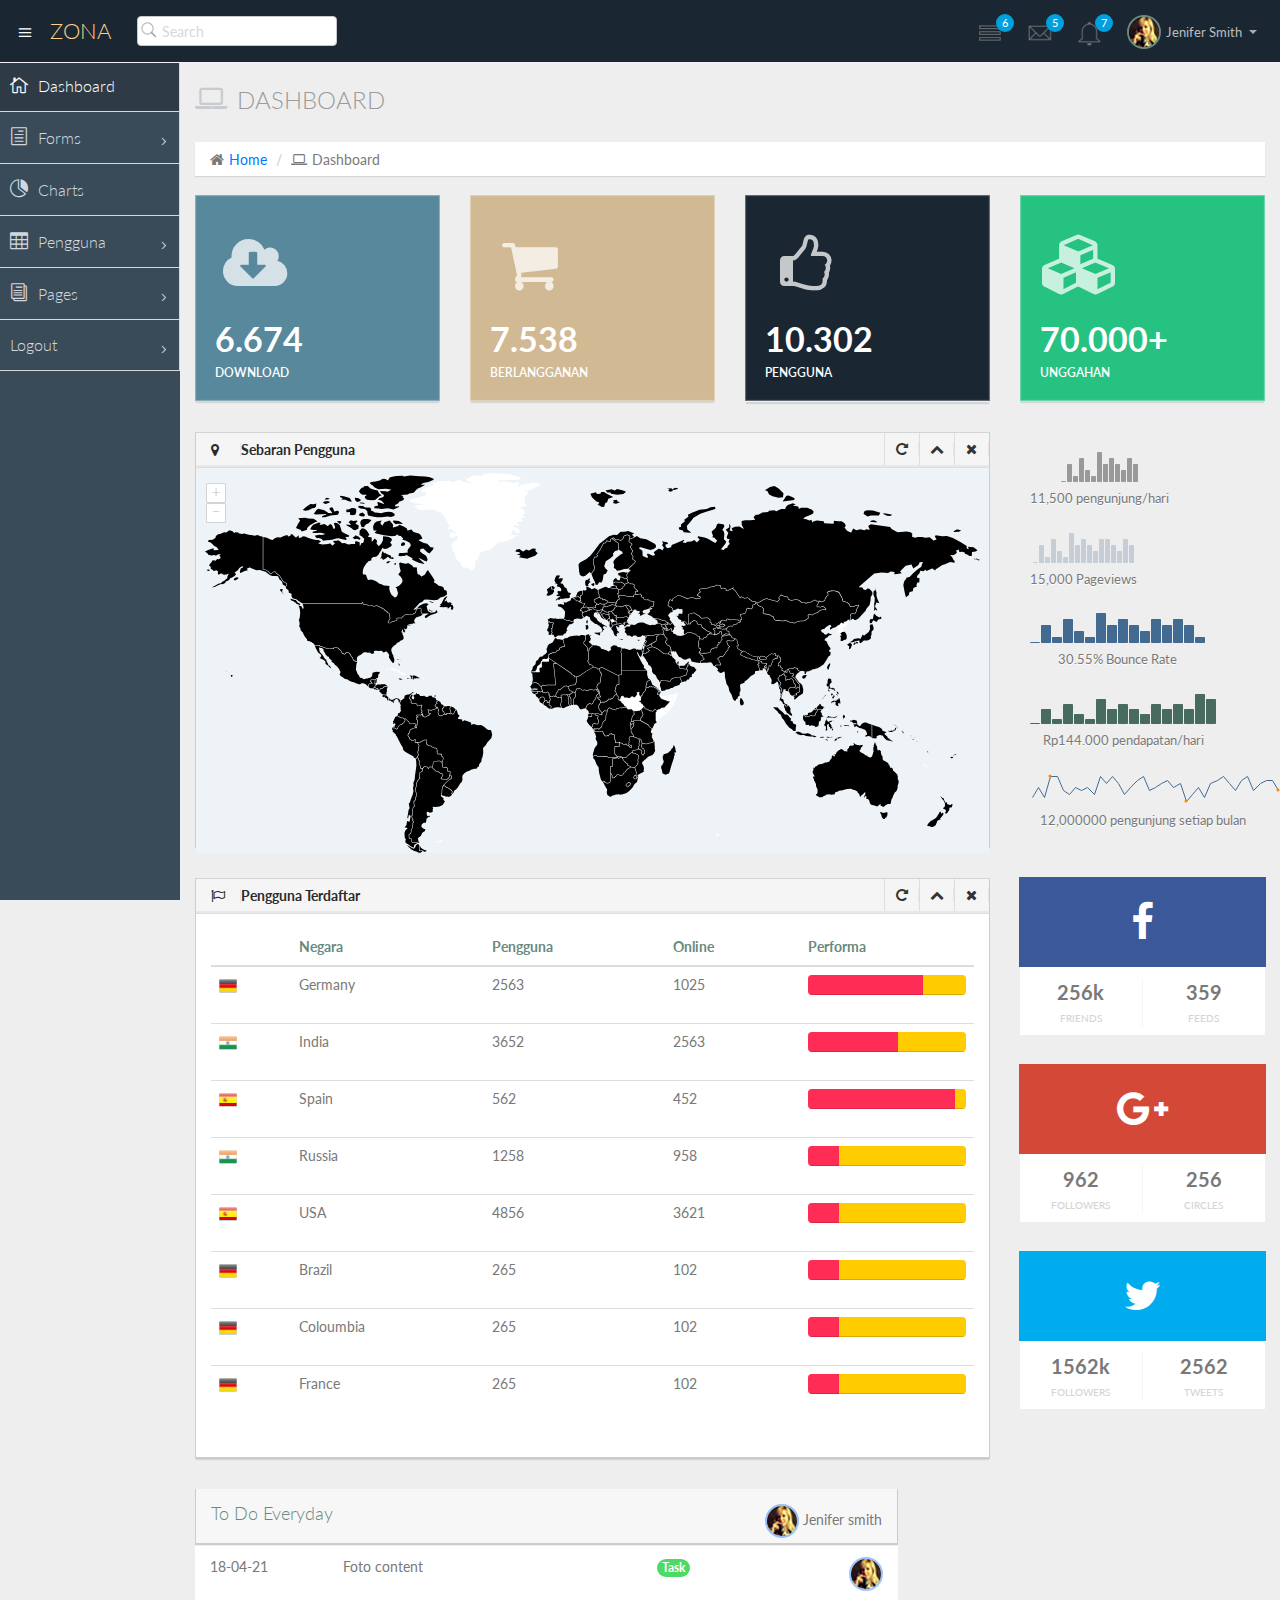
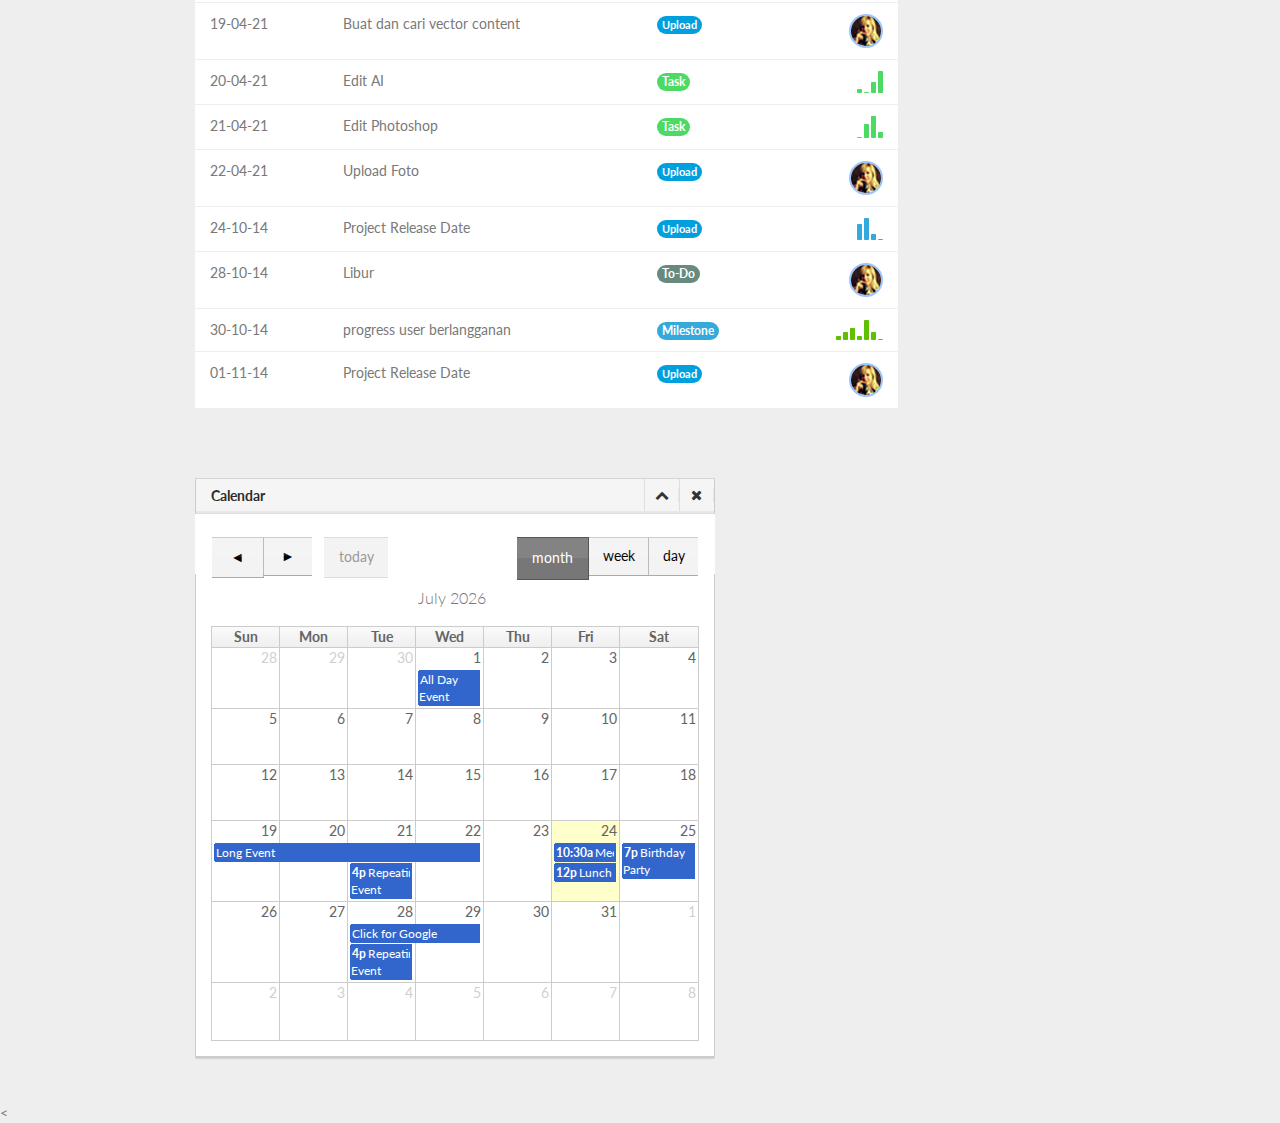
<file: ADMIN-WEB/index.html>
<!DOCTYPE html>
<html lang="en">

<head>
  <meta charset="utf-8">
  <meta name="viewport" content="width=device-width, initial-scale=1.0">
  <link rel="shortcut icon" href="img/zonaicon.png">


  <title>ZONA</title>

  <!-- Bootstrap CSS -->
  <link href="css/bootstrap.min.css" rel="stylesheet">
  <!-- bootstrap theme -->
  <link href="css/bootstrap-theme.css" rel="stylesheet">
  <!--external css-->
  <!-- font icon -->
  <link href="css/elegant-icons-style.css" rel="stylesheet" />
  <link href="css/font-awesome.min.css" rel="stylesheet" />
  <!-- full calendar css-->
  <link href="assets/fullcalendar/fullcalendar/bootstrap-fullcalendar.css" rel="stylesheet" />
  <link href="assets/fullcalendar/fullcalendar/fullcalendar.css" rel="stylesheet" />
  <!-- easy pie chart-->
  <link href="assets/jquery-easy-pie-chart/jquery.easy-pie-chart.css" rel="stylesheet" type="text/css" media="screen" />
  <!-- owl carousel -->
  <link rel="stylesheet" href="css/owl.carousel.css" type="text/css">
  <link href="css/jquery-jvectormap-1.2.2.css" rel="stylesheet">
  <!-- Custom styles -->
  <link rel="stylesheet" href="css/fullcalendar.css">
  <link href="css/widgets.css" rel="stylesheet">
  <link href="css/style.css" rel="stylesheet">
  <link href="css/style-responsive.css" rel="stylesheet" />
  <link href="css/xcharts.min.css" rel=" stylesheet">
  <link href="css/jquery-ui-1.10.4.min.css" rel="stylesheet">
</head>

<body>
  <!-- container section start -->
  <section id="container" class="">


    <header class="header dark-bg">
      <div class="toggle-nav">
        <div class="icon-reorder tooltips" data-original-title="Toggle Navigation" data-placement="bottom"><i
            class="icon_menu"></i></div>
      </div>

      <!--logo start-->
      <a href="index.html" class="logo">ZONA</a>
      <!--logo end-->

      <div class="nav search-row" id="top_menu">
        <!--  search form start -->
        <ul class="nav top-menu">
          <li>
            <form class="navbar-form">
              <input class="form-control" placeholder="Search" type="text">
            </form>
          </li>
        </ul>
        <!--  search form end -->
      </div>

      <div class="top-nav notification-row">
        <!-- notificatoin dropdown start-->
        <ul class="nav pull-right top-menu">

          <!-- task notificatoin start -->
          <li id="task_notificatoin_bar" class="dropdown">
            <a data-toggle="dropdown" class="dropdown-toggle" href="#">
              <i class="icon-task-l"></i>
              <span class="badge bg-important">6</span>
            </a>
            <ul class="dropdown-menu extended tasks-bar">
              <div class="notify-arrow notify-arrow-blue"></div>
              <li>
                <p class="blue">You have 6 pending letter</p>
              </li>
              <li>
                <a href="#">
                  <div class="task-info">
                    <div class="desc">Design PSD </div>
                    <div class="percent">90%</div>
                  </div>
                  <div class="progress progress-striped">
                    <div class="progress-bar progress-bar-success" role="progressbar" aria-valuenow="90"
                      aria-valuemin="0" aria-valuemax="100" style="width: 90%">
                      <span class="sr-only">90% Complete (success)</span>
                    </div>
                  </div>
                </a>
              </li>
              <li>
                <a href="#">
                  <div class="task-info">
                    <div class="desc">
                      Project 1
                    </div>
                    <div class="percent">30%</div>
                  </div>
                  <div class="progress progress-striped">
                    <div class="progress-bar progress-bar-warning" role="progressbar" aria-valuenow="30"
                      aria-valuemin="0" aria-valuemax="100" style="width: 30%">
                      <span class="sr-only">30% Complete (warning)</span>
                    </div>
                  </div>
                </a>
              </li>
              <li>
                <a href="#">
                  <div class="task-info">
                    <div class="desc">Digital Marketing</div>
                    <div class="percent">80%</div>
                  </div>
                  <div class="progress progress-striped">
                    <div class="progress-bar progress-bar-info" role="progressbar" aria-valuenow="80" aria-valuemin="0"
                      aria-valuemax="100" style="width: 80%">
                      <span class="sr-only">80% Complete</span>
                    </div>
                  </div>
                </a>
              </li>
              <li>
                <a href="#">
                  <div class="task-info">
                    <div class="desc">Logo Designing</div>
                    <div class="percent">78%</div>
                  </div>
                  <div class="progress progress-striped">
                    <div class="progress-bar progress-bar-danger" role="progressbar" aria-valuenow="78"
                      aria-valuemin="0" aria-valuemax="100" style="width: 78%">
                      <span class="sr-only">78% Complete (danger)</span>
                    </div>
                  </div>
                </a>
              </li>
              <li>
                <a href="#">
                  <div class="task-info">
                    <div class="desc">Mobile App</div>
                    <div class="percent">50%</div>
                  </div>
                  <div class="progress progress-striped active">
                    <div class="progress-bar" role="progressbar" aria-valuenow="50" aria-valuemin="0"
                      aria-valuemax="100" style="width: 50%">
                      <span class="sr-only">50% Complete</span>
                    </div>
                  </div>

                </a>
              </li>
              <li class="external">
                <a href="#">See All Tasks</a>
              </li>
            </ul>
          </li>
          <!-- task notificatoin end -->
          <!-- inbox notificatoin start-->
          <li id="mail_notificatoin_bar" class="dropdown">
            <a data-toggle="dropdown" class="dropdown-toggle" href="#">
              <i class="icon-envelope-l"></i>
              <span class="badge bg-important">5</span>
            </a>
            <ul class="dropdown-menu extended inbox">
              <div class="notify-arrow notify-arrow-blue"></div>
              <li>
                <p class="blue">You have 5 new messages</p>
              </li>
              <li>
                <a href="#">
                  <span class="photo"><img alt="avatar" src="./img/avatar-mini.jpg"></span>
                  <span class="subject">
                    <span class="from">Greg Martin</span>
                    <span class="time">1 min</span>
                  </span>
                  <span class="message">
                    I really like this admin panel.
                  </span>
                </a>
              </li>
              <li>
                <a href="#">
                  <span class="photo"><img alt="avatar" src="./img/avatar-mini2.jpg"></span>
                  <span class="subject">
                    <span class="from">Bob Mckenzie</span>
                    <span class="time">5 mins</span>
                  </span>
                  <span class="message">
                    Hi, What is next project plan?
                  </span>
                </a>
              </li>
              <li>
                <a href="#">
                  <span class="photo"><img alt="avatar" src="./img/avatar-mini3.jpg"></span>
                  <span class="subject">
                    <span class="from">Phillip Park</span>
                    <span class="time">2 hrs</span>
                  </span>
                  <span class="message">
                    I am like to buy this Admin Template.
                  </span>
                </a>
              </li>
              <li>
                <a href="#">
                  <span class="photo"><img alt="avatar" src="./img/avatar-mini4.jpg"></span>
                  <span class="subject">
                    <span class="from">Ray Munoz</span>
                    <span class="time">1 day</span>
                  </span>
                  <span class="message">
                    Icon fonts are great.
                  </span>
                </a>
              </li>
              <li>
                <a href="#">See all messages</a>
              </li>
            </ul>
          </li>
          <!-- inbox notificatoin end -->
          <!-- alert notification start-->
          <li id="alert_notificatoin_bar" class="dropdown">
            <a data-toggle="dropdown" class="dropdown-toggle" href="#">

              <i class="icon-bell-l"></i>
              <span class="badge bg-important">7</span>
            </a>
            <ul class="dropdown-menu extended notification">
              <div class="notify-arrow notify-arrow-blue"></div>
              <li>
                <p class="blue">You have 4 new notifications</p>
              </li>
              <li>
                <a href="#">
                  <span class="label label-primary"><i class="icon_profile"></i></span>
                  Friend Request
                  <span class="small italic pull-right">5 mins</span>
                </a>
              </li>
              <li>
                <a href="#">
                  <span class="label label-warning"><i class="icon_pin"></i></span>
                  John location.
                  <span class="small italic pull-right">50 mins</span>
                </a>
              </li>
              <li>
                <a href="#">
                  <span class="label label-danger"><i class="icon_book_alt"></i></span>
                  Project 3 Completed.
                  <span class="small italic pull-right">1 hr</span>
                </a>
              </li>
              <li>
                <a href="#">
                  <span class="label label-success"><i class="icon_like"></i></span>
                  Mick appreciated your work.
                  <span class="small italic pull-right"> Today</span>
                </a>
              </li>
              <li>
                <a href="#">See all notifications</a>
              </li>
            </ul>
          </li>
          <!-- alert notification end-->
          <!-- user login dropdown start-->
          <li class="dropdown">
            <a data-toggle="dropdown" class="dropdown-toggle" href="#">
                            <span class="profile-ava">
                                <img alt="" src="img/avatar1_small.jpg">
                            </span>
                            <span class="username">Jenifer Smith</span>
                            <b class="caret"></b>
                        </a>
            <ul class="dropdown-menu extended logout">
              <div class="log-arrow-up"></div>
              <li class="eborder-top">
                <a href="profile.html"><i class="icon_profile"></i> My Profile</a>
              </li>
              <li>
                <a href="#"><i class="icon_mail_alt"></i> My Inbox</a>
              </li>
              <li>
                <a href="#"><i class="icon_clock_alt"></i> Timeline</a>
              </li>
              <li>
                <a href="../index.html"><i class="icon_key_alt"></i> Log Out</a>
              </li>
            </ul>
          </li>
          <!-- user login dropdown end -->
        </ul>
        <!-- notificatoin dropdown end-->
      </div>
    </header>
    <!--header end-->

    <!--sidebar start-->
    <aside>
      <div id="sidebar" class="nav-collapse ">
        <!-- sidebar menu start-->
        <ul class="sidebar-menu">
          <li class="active">
            <a class="" href="index.html">
              <i class="icon_house_alt"></i>
              <span>Dashboard</span>
            </a>
          </li>
          <li class="sub-menu">
            <a href="javascript:;" class="">
              <i class="icon_document_alt"></i>
              <span>Forms</span>
              <span class="menu-arrow arrow_carrot-right"></span>
            </a>
            <ul class="sub">
              <li><a class="" href="form_component.html">Upload Foto</a></li>
              <li><a class="" href="form_validation.html">Input Pengguna</a></li>
            </ul>
          </li>
          <li>
            <a class="" href="chart-chartjs.html">
              <i class="icon_piechart"></i>
              <span>Charts</span>

            </a>

          </li>

          <li class="sub-menu">
            <a href="javascript:;" class="">
              <i class="icon_table"></i>
              <span>Pengguna</span>
              <span class="menu-arrow arrow_carrot-right"></span>
            </a>
            <ul class="sub">
              <li><a class="" href="basic_table.html">Daftar Pengguna</a></li>
            </ul>
          </li>

          <li class="sub-menu">
            <a href="javascript:;" class="">
              <i class="icon_documents_alt"></i>
              <span>Pages</span>
              <span class="menu-arrow arrow_carrot-right"></span>
            </a>
            <ul class="sub">
              <li><a class="" href="profile.html">Profile</a></li>
              <li><a class="" href="login.html"><span>Login Page</span></a></li>
              <li><a class="" href="contact.html"><span>Contact Page</span></a></li>
              <li><a class="" href="blank.html">Blank Page</a></li>
              <li><a class="" href="404.html">404 Error</a></li>
            </ul>
          </li>

          <li class="sub-menu">
            <a href="javascript:;" class="">
              <span>Logout</span>
              <span class="menu-arrow arrow_carrot-right"></span>
            </a>
            <ul class="sub">
              <li><a class="" href="../index.html">Logout from admin</a></li>
            </ul>

          </li>

        </ul>
        <!-- sidebar menu end-->
      </div>
    </aside>
    <!--sidebar end-->

    <!--main content start-->
    <section id="main-content">
      <section class="wrapper">
        <!--overview start-->
        <div class="row">
          <div class="col-lg-12">
            <h3 class="page-header"><i class="fa fa-laptop"></i> Dashboard</h3>
            <ol class="breadcrumb">
              <li><i class="fa fa-home"></i><a href="index.html">Home</a></li>
              <li><i class="fa fa-laptop"></i>Dashboard</li>
            </ol>
          </div>
        </div>

        <div class="row">
          <div class="col-lg-3 col-md-3 col-sm-12 col-xs-12">
            <div class="info-box blue-bg">
              <i class="fa fa-cloud-download"></i>
              <div class="count">6.674</div>
              <div class="title">Download</div>
            </div>
            <!--/.info-box-->
          </div>
          <!--/.col-->

          <div class="col-lg-3 col-md-3 col-sm-12 col-xs-12">
            <div class="info-box brown-bg">
              <i class="fa fa-shopping-cart"></i>
              <div class="count">7.538</div>
              <div class="title">Berlangganan</div>
            </div>
            <!--/.info-box-->
          </div>
          <!--/.col-->

          <div class="col-lg-3 col-md-3 col-sm-12 col-xs-12">
            <div class="info-box dark-bg">
              <i class="fa fa-thumbs-o-up"></i>
              <div class="count">10.302</div>
              <div class="title">Pengguna</div>
            </div>
            <!--/.info-box-->
          </div>
          <!--/.col-->

          <div class="col-lg-3 col-md-3 col-sm-12 col-xs-12">
            <div class="info-box green-bg">
              <i class="fa fa-cubes"></i>
              <div class="count">70.000+</div>
              <div class="title">Unggahan</div>
            </div>
            <!--/.info-box-->
          </div>
          <!--/.col-->

        </div>
        <!--/.row-->


        <div class="row">
          <div class="col-lg-9 col-md-12">

            <div class="panel panel-default">
              <div class="panel-heading">
                <h2><i class="fa fa-map-marker red"></i><strong>Sebaran Pengguna</strong></h2>
                <div class="panel-actions">
                  <a href="index.html#" class="btn-setting"><i class="fa fa-rotate-right"></i></a>
                  <a href="index.html#" class="btn-minimize"><i class="fa fa-chevron-up"></i></a>
                  <a href="index.html#" class="btn-close"><i class="fa fa-times"></i></a>
                </div>
              </div>
              <div class="panel-body-map">
                <div id="map" style="height:380px;"></div>
              </div>

            </div>
          </div>
          <div class="col-md-3">
            <!-- List starts -->
            <ul class="today-datas">
              <!-- List #1 -->
              <li>
                <!-- Graph -->
                <div><span id="todayspark1" class="spark"></span></div>
                <!-- Text -->
                <div class="datas-text">11,500 pengunjung/hari</div>
              </li>
              <li>
                <div><span id="todayspark2" class="spark"></span></div>
                <div class="datas-text">15,000 Pageviews</div>
              </li>
              <li>
                <div><span id="todayspark3" class="spark"></span></div>
                <div class="datas-text">30.55% Bounce Rate</div>
              </li>
              <li>
                <div><span id="todayspark4" class="spark"></span></div>
                <div class="datas-text">Rp144.000 pendapatan/hari</div>
              </li>
              <li>
                <div><span id="todayspark5" class="spark"></span></div>
                <div class="datas-text">12,000000 pengunjung setiap bulan</div>
              </li>
            </ul>
          </div>


        </div>


        <!-- Today status end -->



        <div class="row">

          <div class="col-lg-9 col-md-12">
            <div class="panel panel-default">
              <div class="panel-heading">
                <h2><i class="fa fa-flag-o red"></i><strong>Pengguna Terdaftar</strong></h2>
                <div class="panel-actions">
                  <a href="index.html#" class="btn-setting"><i class="fa fa-rotate-right"></i></a>
                  <a href="index.html#" class="btn-minimize"><i class="fa fa-chevron-up"></i></a>
                  <a href="index.html#" class="btn-close"><i class="fa fa-times"></i></a>
                </div>
              </div>
              <div class="panel-body">
                <table class="table bootstrap-datatable countries">
                  <thead>
                    <tr>
                      <th></th>
                      <th>Negara</th>
                      <th>Pengguna</th>
                      <th>Online</th>
                      <th>Performa</th>
                    </tr>
                  </thead>
                  <tbody>
                    <tr>
                      <td><img src="img/Germany.png" style="height:18px; margin-top:-2px;"></td>
                      <td>Germany</td>
                      <td>2563</td>
                      <td>1025</td>
                      <td>
                        <div class="progress thin">
                          <div class="progress-bar progress-bar-danger" role="progressbar" aria-valuenow="73"
                            aria-valuemin="0" aria-valuemax="100" style="width: 73%">
                          </div>
                          <div class="progress-bar progress-bar-warning" role="progressbar" aria-valuenow="27"
                            aria-valuemin="0" aria-valuemax="100" style="width: 27%">
                          </div>
                        </div>
                        <span class="sr-only">73%</span>
                      </td>
                    </tr>
                    <tr>
                      <td><img src="img/India.png" style="height:18px; margin-top:-2px;"></td>
                      <td>India</td>
                      <td>3652</td>
                      <td>2563</td>
                      <td>
                        <div class="progress thin">
                          <div class="progress-bar progress-bar-danger" role="progressbar" aria-valuenow="57"
                            aria-valuemin="0" aria-valuemax="100" style="width: 57%">
                          </div>
                          <div class="progress-bar progress-bar-warning" role="progressbar" aria-valuenow="43"
                            aria-valuemin="0" aria-valuemax="100" style="width: 43%">
                          </div>
                        </div>
                        <span class="sr-only">57%</span>
                      </td>
                    </tr>
                    <tr>
                      <td><img src="img/Spain.png" style="height:18px; margin-top:-2px;"></td>
                      <td>Spain</td>
                      <td>562</td>
                      <td>452</td>
                      <td>
                        <div class="progress thin">
                          <div class="progress-bar progress-bar-danger" role="progressbar" aria-valuenow="93"
                            aria-valuemin="0" aria-valuemax="100" style="width: 93%">
                          </div>
                          <div class="progress-bar progress-bar-warning" role="progressbar" aria-valuenow="7"
                            aria-valuemin="0" aria-valuemax="100" style="width: 7%">
                          </div>
                        </div>
                        <span class="sr-only">93%</span>
                      </td>
                    </tr>
                    <tr>
                      <td><img src="img/India.png" style="height:18px; margin-top:-2px;"></td>
                      <td>Russia</td>
                      <td>1258</td>
                      <td>958</td>
                      <td>
                        <div class="progress thin">
                          <div class="progress-bar progress-bar-danger" role="progressbar" aria-valuenow="20"
                            aria-valuemin="0" aria-valuemax="100" style="width: 20%">
                          </div>
                          <div class="progress-bar progress-bar-warning" role="progressbar" aria-valuenow="80"
                            aria-valuemin="0" aria-valuemax="100" style="width: 80%">
                          </div>
                        </div>
                        <span class="sr-only">20%</span>
                      </td>
                    </tr>
                    <tr>
                      <td><img src="img/Spain.png" style="height:18px; margin-top:-2px;"></td>
                      <td>USA</td>
                      <td>4856</td>
                      <td>3621</td>
                      <td>
                        <div class="progress thin">
                          <div class="progress-bar progress-bar-danger" role="progressbar" aria-valuenow="20"
                            aria-valuemin="0" aria-valuemax="100" style="width: 20%">
                          </div>
                          <div class="progress-bar progress-bar-warning" role="progressbar" aria-valuenow="80"
                            aria-valuemin="0" aria-valuemax="100" style="width: 80%">
                          </div>
                        </div>
                        <span class="sr-only">20%</span>
                      </td>
                    </tr>
                    <tr>
                      <td><img src="img/Germany.png" style="height:18px; margin-top:-2px;"></td>
                      <td>Brazil</td>
                      <td>265</td>
                      <td>102</td>
                      <td>
                        <div class="progress thin">
                          <div class="progress-bar progress-bar-danger" role="progressbar" aria-valuenow="20"
                            aria-valuemin="0" aria-valuemax="100" style="width: 20%">
                          </div>
                          <div class="progress-bar progress-bar-warning" role="progressbar" aria-valuenow="80"
                            aria-valuemin="0" aria-valuemax="100" style="width: 80%">
                          </div>
                        </div>
                        <span class="sr-only">20%</span>
                      </td>
                    </tr>
                    <tr>
                      <td><img src="img/Germany.png" style="height:18px; margin-top:-2px;"></td>
                      <td>Coloumbia</td>
                      <td>265</td>
                      <td>102</td>
                      <td>
                        <div class="progress thin">
                          <div class="progress-bar progress-bar-danger" role="progressbar" aria-valuenow="20"
                            aria-valuemin="0" aria-valuemax="100" style="width: 20%">
                          </div>
                          <div class="progress-bar progress-bar-warning" role="progressbar" aria-valuenow="80"
                            aria-valuemin="0" aria-valuemax="100" style="width: 80%">
                          </div>
                        </div>
                        <span class="sr-only">20%</span>
                      </td>
                    </tr>
                    <tr>
                      <td><img src="img/Germany.png" style="height:18px; margin-top:-2px;"></td>
                      <td>France</td>
                      <td>265</td>
                      <td>102</td>
                      <td>
                        <div class="progress thin">
                          <div class="progress-bar progress-bar-danger" role="progressbar" aria-valuenow="20"
                            aria-valuemin="0" aria-valuemax="100" style="width: 20%">
                          </div>
                          <div class="progress-bar progress-bar-warning" role="progressbar" aria-valuenow="80"
                            aria-valuemin="0" aria-valuemax="100" style="width: 80%">
                          </div>
                        </div>
                        <span class="sr-only">20%</span>
                      </td>
                    </tr>
                  </tbody>
                </table>
              </div>

            </div>

          </div>
          <!--/col-->
          <div class="col-md-3">

            <div class="social-box facebook">
              <i class="fa fa-facebook"></i>
              <ul>
                <li>
                  <strong>256k</strong>
                  <span>friends</span>
                </li>
                <li>
                  <strong>359</strong>
                  <span>feeds</span>
                </li>
              </ul>
            </div>
            <!--/social-box-->
          </div>
          <div class="col-md-3">

            <div class="social-box google-plus">
              <i class="fa fa-google-plus"></i>
              <ul>
                <li>
                  <strong>962</strong>
                  <span>followers</span>
                </li>
                <li>
                  <strong>256</strong>
                  <span>circles</span>
                </li>
              </ul>
            </div>
            <!--/social-box-->

          </div>
          <!--/col-->
          <div class="col-md-3">

            <div class="social-box twitter">
              <i class="fa fa-twitter"></i>
              <ul>
                <li>
                  <strong>1562k</strong>
                  <span>followers</span>
                </li>
                <li>
                  <strong>2562</strong>
                  <span>tweets</span>
                </li>
              </ul>
            </div>
            <!--/social-box-->

          </div>
          <!--/col-->
        </div>
        <!-- statics end -->

        <!-- project team & activity start -->
        <div class="row">
          <div class="col-lg-8">
            <!--Project Activity start-->
            <section class="panel">
              <div class="panel-body progress-panel">
                <div class="row">
                  <div class="col-lg-8 task-progress pull-left">
                    <h1>To Do Everyday</h1>
                  </div>
                  <div class="col-lg-4">
                    <span class="profile-ava pull-right">
                      <img alt="" class="simple" src="img/avatar1_small.jpg">
                      Jenifer smith
                    </span>
                  </div>
                </div>
              </div>
              <table class="table table-hover personal-task">
                <tbody>
                  <tr>
                    <td>18-04-21</td>
                    <td>
                      Foto content
                    </td>
                    <td>
                      <span class="badge bg-success">Task</span>
                    </td>
                    <td>
                      <span class="profile-ava">
                        <img alt="" class="simple" src="img/avatar1_small.jpg">
                      </span>
                    </td>
                  </tr>
                  <tr>
                    <td>19-04-21</td>
                    <td>
                      Buat dan cari vector content
                    </td>
                    <td>
                      <span class="badge bg-important">Upload</span>
                    </td>
                    <td>
                      <span class="profile-ava">
                        <img alt="" class="simple" src="img/avatar1_small.jpg">
                      </span>
                    </td>
                  </tr>
                  <tr>
                    <td>20-04-21</td>
                    <td>
                      Edit AI
                    </td>
                    <td>
                      <span class="badge bg-success">Task</span>
                    </td>
                    <td>
                      <div id="work-progress2"></div>
                    </td>
                  </tr>
                  <tr>
                    <td>21-04-21</td>
                    <td>
                      Edit Photoshop
                    </td>
                    <td>
                      <span class="badge bg-success">Task</span>
                    </td>
                    <td>
                      <div id="work-progress3"></div>
                    </td>
                  </tr>
                  <tr>
                    <td>22-04-21</td>
                    <td>
                      Upload Foto
                    </td>
                    <td>
                      <span class="badge bg-important">Upload</span>
                    </td>
                    <td>
                      <span class="profile-ava">
                        <img alt="" class="simple" src="img/avatar1_small.jpg">
                      </span>
                    </td>
                  </tr>
                  <tr>
                    <td>24-10-14</td>
                    <td>
                      Project Release Date
                    </td>
                    <td>
                      <span class="badge bg-important">Upload</span>
                    </td>
                    <td>
                      <div id="work-progress4"></div>
                    </td>
                  </tr>
                  <tr>
                    <td>28-10-14</td>
                    <td>
                      Libur
                    </td>
                    <td>
                      <span class="badge bg-primary">To-Do</span>
                    </td>
                    <td>
                      <span class="profile-ava">
                        <img alt="" class="simple" src="img/avatar1_small.jpg">
                      </span>
                    </td>
                  </tr>
                  <tr>
                    <td>30-10-14</td>
                    <td>
                      progress user berlangganan
                    </td>
                    <td>
                      <span class="badge bg-info">Milestone</span>
                    </td>
                    <td>
                      <div id="work-progress1"></div>
                    </td>
                  </tr>
                  <tr>
                    <td>01-11-14</td>
                    <td>
                      Project Release Date
                    </td>
                    <td>
                      <span class="badge bg-important">Upload</span>
                    </td>
                    <td>
                      <span class="profile-ava">
                        <img alt="" class="simple" src="img/avatar1_small.jpg">
                      </span>
                    </td>
                  </tr>
                </tbody>
              </table>
            </section>
            <!--Project Activity end-->
          </div>
        </div><br><br>

        <div class="row">
          <div class="col-md-6 portlets">
            <div class="panel panel-default">
              <div class="panel-heading">
                <h2><strong>Calendar</strong></h2>
                <div class="panel-actions">
                  <a href="#" class="wminimize"><i class="fa fa-chevron-up"></i></a>
                  <a href="#" class="wclose"><i class="fa fa-times"></i></a>
                </div>

              </div><br><br><br>
              <div class="panel-body">
                <!-- Widget content -->

                <!-- Below line produces calendar. I am using FullCalendar plugin. -->
                <div id="calendar"></div>

              </div>
            </div>

          </div>

        </div>
        <!-- project team & activity end -->

      </section>
    </section>
    <!--main content end-->
  </section>
  <!-- container section start -->

  <!-- javascripts -->
  <script src="js/jquery.js"></script>
  <script src="js/jquery-ui-1.10.4.min.js"></script>
  <script src="js/jquery-1.8.3.min.js"></script>
  <script type="text/javascript" src="js/jquery-ui-1.9.2.custom.min.js"></script>
  <!-- bootstrap -->
  <script src="js/bootstrap.min.js"></script>
  <!-- nice scroll -->
  <script src="js/jquery.scrollTo.min.js"></script>
  <script src="js/jquery.nicescroll.js" type="text/javascript"></script>
  <!-- charts scripts -->
  <script src="assets/jquery-knob/js/jquery.knob.js"></script>
  <script src="js/jquery.sparkline.js" type="text/javascript"></script>
  <script src="assets/jquery-easy-pie-chart/jquery.easy-pie-chart.js"></script>
  <script src="js/owl.carousel.js"></script>
  <!-- jQuery full calendar -->
  <<script src="js/fullcalendar.min.js">
    </script>
    <!-- Full Google Calendar - Calendar -->
    <script src="assets/fullcalendar/fullcalendar/fullcalendar.js"></script>
    <!--script for this page only-->
    <script src="js/calendar-custom.js"></script>
    <script src="js/jquery.rateit.min.js"></script>
    <!-- custom select -->
    <script src="js/jquery.customSelect.min.js"></script>
    <script src="assets/chart-master/Chart.js"></script>

    <!--custome script for all page-->
    <script src="js/scripts.js"></script>
    <!-- custom script for this page-->
    <script src="js/sparkline-chart.js"></script>
    <script src="js/easy-pie-chart.js"></script>
    <script src="js/jquery-jvectormap-1.2.2.min.js"></script>
    <script src="js/jquery-jvectormap-world-mill-en.js"></script>
    <script src="js/xcharts.min.js"></script>
    <script src="js/jquery.autosize.min.js"></script>
    <script src="js/jquery.placeholder.min.js"></script>
    <script src="js/gdp-data.js"></script>
    <script src="js/morris.min.js"></script>
    <script src="js/sparklines.js"></script>
    <script src="js/charts.js"></script>
    <script src="js/jquery.slimscroll.min.js"></script>
    <script>
      //knob
      $(function () {
        $(".knob").knob({
          'draw': function () {
            $(this.i).val(this.cv + '%')
          }
        })
      });

      //carousel
      $(document).ready(function () {
        $("#owl-slider").owlCarousel({
          navigation: true,
          slideSpeed: 300,
          paginationSpeed: 400,
          singleItem: true

        });
      });

      //custom select box

      $(function () {
        $('select.styled').customSelect();
      });

      /* ---------- Map ---------- */
      $(function () {
        $('#map').vectorMap({
          map: 'world_mill_en',
          series: {
            regions: [{
              values: gdpData,
              scale: ['#000', '#000'],
              normalizeFunction: 'polynomial'
            }]
          },
          backgroundColor: '#eef3f7',
          onLabelShow: function (e, el, code) {
            el.html(el.html() + ' (GDP - ' + gdpData[code] + ')');
          }
        });
      });
    </script>

</body>

</html>
</file>
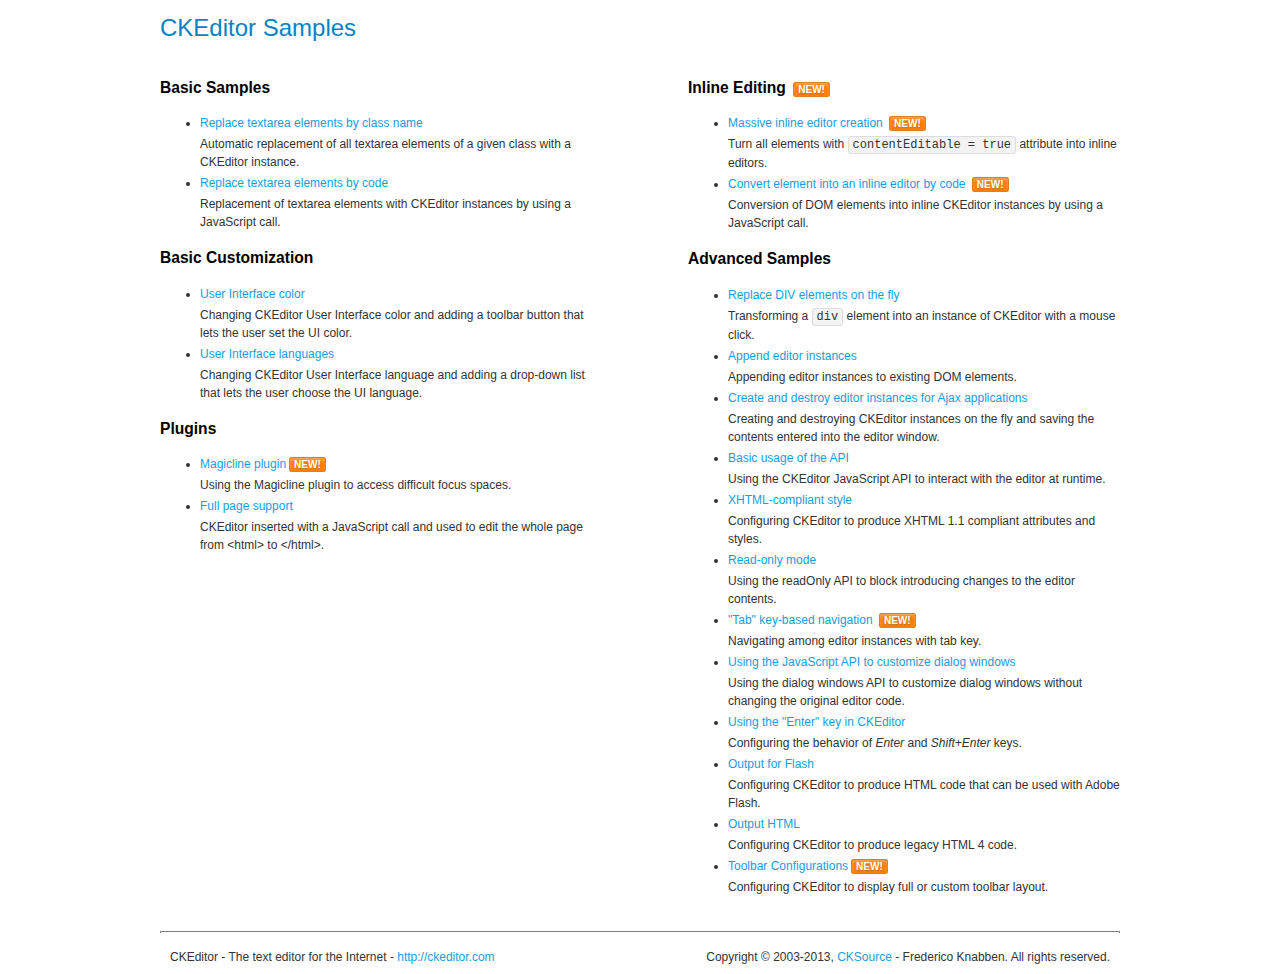
<file: ADMIN-WEB/assets/ckeditor/samples/index.html>
<!DOCTYPE html>
<!--
Copyright (c) 2003-2013, CKSource - Frederico Knabben. All rights reserved.
For licensing, see LICENSE.html or http://ckeditor.com/license
-->
<html>
<head>
	<title>CKEditor Samples</title>
	<meta charset="utf-8">
	<link rel="stylesheet" href="sample.css">
</head>
<body>
	<h1 class="samples">
		CKEditor Samples
	</h1>
	<div class="twoColumns">
		<div class="twoColumnsLeft">
			<h2 class="samples">
				Basic Samples
			</h2>
			<dl class="samples">
				<dt><a class="samples" href="replacebyclass.html">Replace textarea elements by class name</a></dt>
				<dd>Automatic replacement of all textarea elements of a given class with a CKEditor instance.</dd>

				<dt><a class="samples" href="replacebycode.html">Replace textarea elements by code</a></dt>
				<dd>Replacement of textarea elements with CKEditor instances by using a JavaScript call.</dd>
			</dl>

			<h2 class="samples">
				Basic Customization
			</h2>
			<dl class="samples">
				<dt><a class="samples" href="uicolor.html">User Interface color</a></dt>
				<dd>Changing CKEditor User Interface color and adding a toolbar button that lets the user set the UI color.</dd>

				<dt><a class="samples" href="uilanguages.html">User Interface languages</a></dt>
				<dd>Changing CKEditor User Interface language and adding a drop-down list that lets the user choose the UI language.</dd>
			</dl>


			<h2 class="samples">Plugins</h2>
<dl class="samples">
<dt><a class="samples" href="plugins/magicline/magicline.html">Magicline plugin</a><span class="new">New!</span></dt>
<dd>Using the Magicline plugin to access difficult focus spaces.</dd>

<dt><a class="samples" href="plugins/wysiwygarea/fullpage.html">Full page support</a></dt>
<dd>CKEditor inserted with a JavaScript call and used to edit the whole page from &lt;html&gt; to &lt;/html&gt;.</dd>
</dl>
		</div>
		<div class="twoColumnsRight">
			<h2 class="samples">
				Inline Editing <span class="new">New!</span>
			</h2>
			<dl class="samples">
				<dt><a class="samples" href="inlineall.html">Massive inline editor creation</a> <span class="new">New!</span></dt>
				<dd>Turn all elements with <code>contentEditable = true</code> attribute into inline editors.</dd>

				<dt><a class="samples" href="inlinebycode.html">Convert element into an inline editor by code</a> <span class="new">New!</span></dt>
				<dd>Conversion of DOM elements into inline CKEditor instances by using a JavaScript call.</dd>

				
			</dl>

			<h2 class="samples">
				Advanced Samples
			</h2>
			<dl class="samples">
				<dt><a class="samples" href="divreplace.html">Replace DIV elements on the fly</a></dt>
				<dd>Transforming a <code>div</code> element into an instance of CKEditor with a mouse click.</dd>

				<dt><a class="samples" href="appendto.html">Append editor instances</a></dt>
				<dd>Appending editor instances to existing DOM elements.</dd>

				<dt><a class="samples" href="ajax.html">Create and destroy editor instances for Ajax applications</a></dt>
				<dd>Creating and destroying CKEditor instances on the fly and saving the contents entered into the editor window.</dd>

				<dt><a class="samples" href="api.html">Basic usage of the API</a></dt>
				<dd>Using the CKEditor JavaScript API to interact with the editor at runtime.</dd>

				<dt><a class="samples" href="xhtmlstyle.html">XHTML-compliant style</a></dt>
				<dd>Configuring CKEditor to produce XHTML 1.1 compliant attributes and styles.</dd>

				<dt><a class="samples" href="readonly.html">Read-only mode</a></dt>
				<dd>Using the readOnly API to block introducing changes to the editor contents.</dd>

				<dt><a class="samples" href="tabindex.html">"Tab" key-based navigation</a> <span class="new">New!</span></dt>
				<dd>Navigating among editor instances with tab key.</dd>


				
<dt><a class="samples" href="plugins/dialog/dialog.html">Using the JavaScript API to customize dialog windows</a></dt>
<dd>Using the dialog windows API to customize dialog windows without changing the original editor code.</dd>

<dt><a class="samples" href="plugins/enterkey/enterkey.html">Using the &quot;Enter&quot; key in CKEditor</a></dt>
<dd>Configuring the behavior of <em>Enter</em> and <em>Shift+Enter</em> keys.</dd>

<dt><a class="samples" href="plugins/htmlwriter/outputforflash.html">Output for Flash</a></dt>
<dd>Configuring CKEditor to produce HTML code that can be used with Adobe Flash.</dd>

<dt><a class="samples" href="plugins/htmlwriter/outputhtml.html">Output HTML</a></dt>
<dd>Configuring CKEditor to produce legacy HTML 4 code.</dd>

<dt><a class="samples" href="plugins/toolbar/toolbar.html">Toolbar Configurations</a><span class="new">New!</span></dt>
<dd>Configuring CKEditor to display full or custom toolbar layout.</dd>

			</dl>
		</div>
	</div>
	<div id="footer">
		<hr>
		<p>
			CKEditor - The text editor for the Internet - <a class="samples" href="http://ckeditor.com/">http://ckeditor.com</a>
		</p>
		<p id="copy">
			Copyright &copy; 2003-2013, <a class="samples" href="http://cksource.com/">CKSource</a> - Frederico Knabben. All rights reserved.
		</p>
	</div>
</body>
</html>
</file>
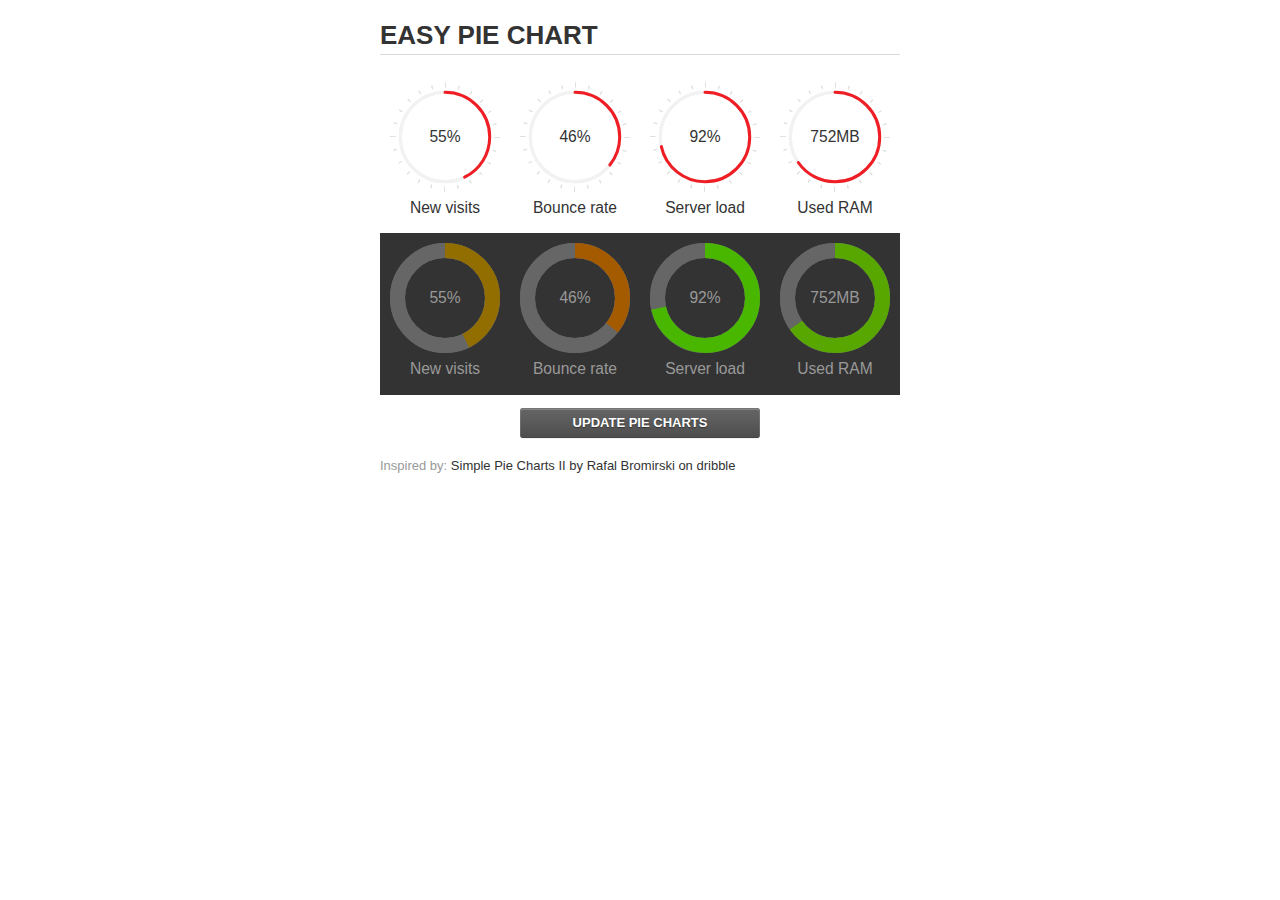
<file: ADMIN-WEB/assets/jquery-easy-pie-chart/examples/index.html>
<!doctype html>
<html>
    <head>
        <meta charset="utf-8">
        <title>Easy Pie Chart</title>
        <script type="text/javascript" src="https://ajax.googleapis.com/ajax/libs/jquery/1.7.2/jquery.min.js"></script>
        <script type="text/javascript" src="http://html5shiv.googlecode.com/svn/trunk/html5.js"></script>
        <script type="text/javascript" src="excanvas.js"></script>
        <script type="text/javascript" src="../jquery.easy-pie-chart.js"></script>

        <link rel="stylesheet" type="text/css" href="style.css" media="screen">
        <link rel="stylesheet" type="text/css" href="../jquery.easy-pie-chart.css" media="screen">

        <meta name="viewport" content="width=device-width, initial-scale=1.0">

        <script type="text/javascript">
            var initPieChart = function() {
                $('.percentage').easyPieChart({
                    animate: 1000
                });
                $('.percentage-light').easyPieChart({
                    barColor: function(percent) {
                        percent /= 100;
                        return "rgb(" + Math.round(255 * (1-percent)) + ", " + Math.round(255 * percent) + ", 0)";
                    },
                    trackColor: '#666',
                    scaleColor: false,
                    lineCap: 'butt',
                    lineWidth: 15,
                    animate: 1000
                });

                $('.updateEasyPieChart').on('click', function(e) {
                  e.preventDefault();
                  $('.percentage, .percentage-light').each(function() {
                    var newValue = Math.round(100*Math.random());
                    $(this).data('easyPieChart').update(newValue);
                    $('span', this).text(newValue);
                  });
                });
            };
        </script>
    </head>
    <body onload="initPieChart();">
        <div class="container">
            <h1>EASY PIE CHART</h1>
            <div class="chart">
                <div class="percentage success" data-percent="55"><span>55</span>%</div>
                <div class="label">New visits</div>
            </div>
            <div class="chart">
                <div class="percentage" data-percent="46"><span>46</span>%</div>
                <div class="label">Bounce rate</div>
            </div>
            <div class="chart">
                <div class="percentage" data-percent="92"><span>92</span>%</div>
                <div class="label">Server load</div>
            </div>
            <div class="chart">
                <div class="percentage" data-percent="84"><span>752</span>MB</div>
                <div class="label">Used RAM</div>
            </div>
            <div style="clear:both;"></div>
            <div class="dark">
                <div class="chart">
                    <div id="sparkline_bar" class="percentage-light" data-percent="55"><span>55</span>%</div>
                    <div class="label">New visits</div>
                </div>
                <div class="chart">
                    <div id="sparkline_bar" class="percentage-light" data-percent="46"><span>46</span>%</div>
                    <div class="label">Bounce rate</div>
                </div>
                <div class="chart">
                    <div class="percentage-light" data-percent="92"><span>92</span>%</div>
                    <div class="label">Server load</div>
                </div>
                <div class="chart">
                    <div class="percentage-light" data-percent="84"><span>752</span>MB</div>
                    <div class="label">Used RAM</div>
                </div>
                <div style="clear:both;"></div>
            </div>

            <p><a href="#" class="button updateEasyPieChart">Update pie charts</a></p>

            <p class="credits">Inspired by: <a href="http://drbl.in/ezuc" target="_blank">Simple Pie Charts II by Rafal Bromirski on dribble</a></p>
        </div>
    </body>
</html>
</file>
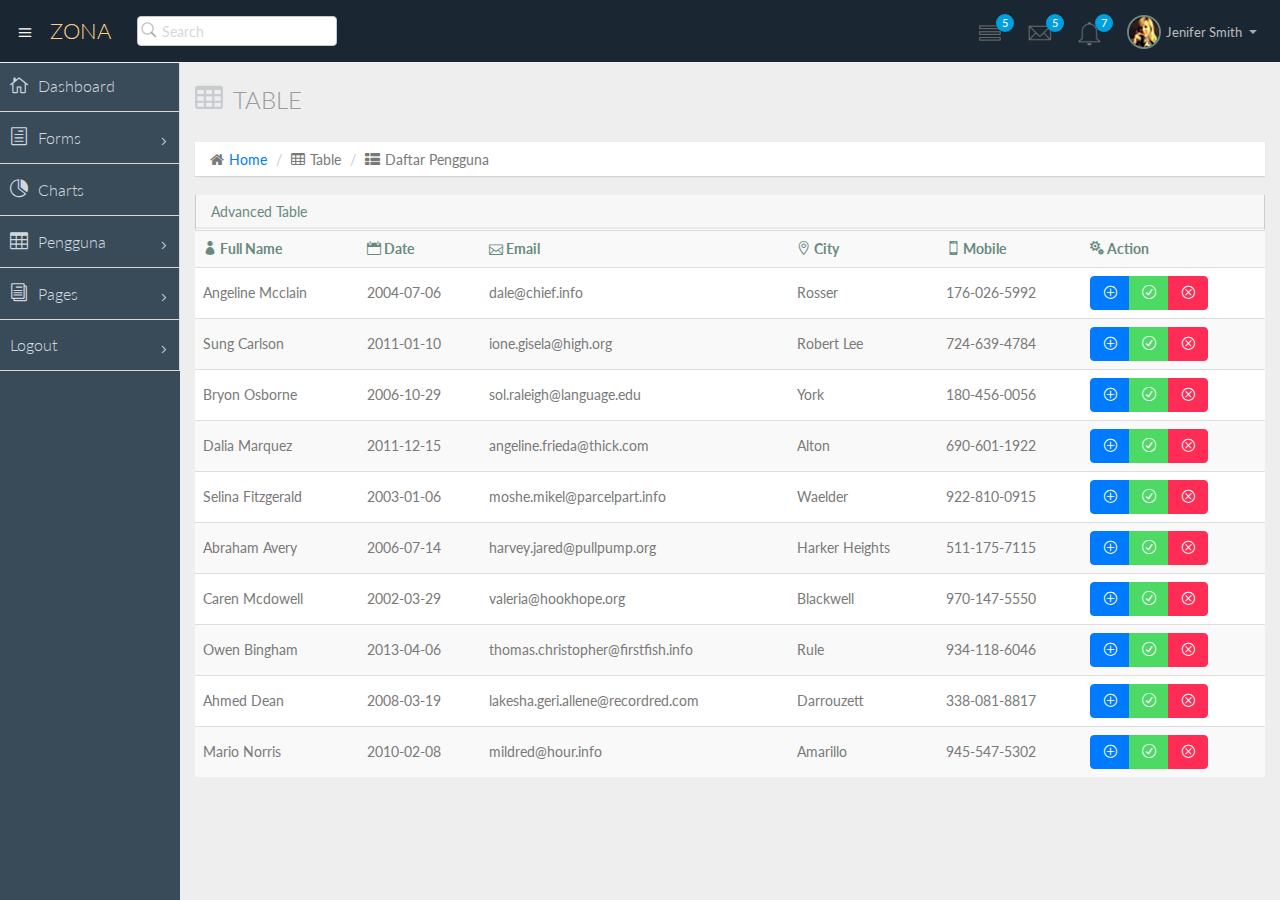
<file: ADMIN-WEB/basic_table.html>
<!DOCTYPE html>
<html lang="en">

<head>
  <meta charset="utf-8">
  <meta name="viewport" content="width=device-width, initial-scale=1.0">
  <link rel="shortcut icon" href="img/zonaicon.png">


  <title>Daftar Pengguna | ZONA</title>

  <!-- Bootstrap CSS -->
  <link href="css/bootstrap.min.css" rel="stylesheet">
  <!-- bootstrap theme -->
  <link href="css/bootstrap-theme.css" rel="stylesheet">
  <!--external css-->
  <!-- font icon -->
  <link href="css/elegant-icons-style.css" rel="stylesheet" />
  <link href="css/font-awesome.min.css" rel="stylesheet" />
  <!-- Custom styles -->
  <link href="css/style.css" rel="stylesheet">
  <link href="css/style-responsive.css" rel="stylesheet" />

  
</head>

<body>
  <!-- container section start -->
  <section id="container" class="">
    <!--header start-->
    <header class="header dark-bg">
      <div class="toggle-nav">
        <div class="icon-reorder tooltips" data-original-title="Toggle Navigation" data-placement="bottom"><i class="icon_menu"></i></div>
      </div>

      <!--logo start-->
      <a href="index.html" class="logo">ZONA</a>
      <!--logo end-->

      <div class="nav search-row" id="top_menu">
        <!--  search form start -->
        <ul class="nav top-menu">
          <li>
            <form class="navbar-form">
              <input class="form-control" placeholder="Search" type="text">
            </form>
          </li>
        </ul>
        <!--  search form end -->
      </div>

      <div class="top-nav notification-row">
        <!-- notificatoin dropdown start-->
        <ul class="nav pull-right top-menu">

          <!-- task notificatoin start -->
          <li id="task_notificatoin_bar" class="dropdown">
            <a data-toggle="dropdown" class="dropdown-toggle" href="#">
                            <i class="icon-task-l"></i>
                            <span class="badge bg-important">5</span>
                        </a>
            <ul class="dropdown-menu extended tasks-bar">
              <div class="notify-arrow notify-arrow-blue"></div>
              <li>
                <p class="blue">You have 5 pending tasks</p>
              </li>
              <li>
                <a href="#">
                  <div class="task-info">
                    <div class="desc">Design PSD </div>
                    <div class="percent">90%</div>
                  </div>
                  <div class="progress progress-striped">
                    <div class="progress-bar progress-bar-success" role="progressbar" aria-valuenow="90" aria-valuemin="0" aria-valuemax="100" style="width: 90%">
                      <span class="sr-only">90% Complete (success)</span>
                    </div>
                  </div>
                </a>
              </li>
              <li>
                <a href="#">
                  <div class="task-info">
                    <div class="desc">
                      Project 1
                    </div>
                    <div class="percent">30%</div>
                  </div>
                  <div class="progress progress-striped">
                    <div class="progress-bar progress-bar-warning" role="progressbar" aria-valuenow="30" aria-valuemin="0" aria-valuemax="100" style="width: 30%">
                      <span class="sr-only">30% Complete (warning)</span>
                    </div>
                  </div>
                </a>
              </li>
              <li>
                <a href="#">
                  <div class="task-info">
                    <div class="desc">Digital Marketing</div>
                    <div class="percent">80%</div>
                  </div>
                  <div class="progress progress-striped">
                    <div class="progress-bar progress-bar-info" role="progressbar" aria-valuenow="80" aria-valuemin="0" aria-valuemax="100" style="width: 80%">
                      <span class="sr-only">80% Complete</span>
                    </div>
                  </div>
                </a>
              </li>
              <li>
                <a href="#">
                  <div class="task-info">
                    <div class="desc">Logo Designing</div>
                    <div class="percent">78%</div>
                  </div>
                  <div class="progress progress-striped">
                    <div class="progress-bar progress-bar-danger" role="progressbar" aria-valuenow="78" aria-valuemin="0" aria-valuemax="100" style="width: 78%">
                      <span class="sr-only">78% Complete (danger)</span>
                    </div>
                  </div>
                </a>
              </li>
              <li>
                <a href="#">
                  <div class="task-info">
                    <div class="desc">Mobile App</div>
                    <div class="percent">50%</div>
                  </div>
                  <div class="progress progress-striped active">
                    <div class="progress-bar" role="progressbar" aria-valuenow="50" aria-valuemin="0" aria-valuemax="100" style="width: 50%">
                      <span class="sr-only">50% Complete</span>
                    </div>
                  </div>

                </a>
              </li>
              <li class="external">
                <a href="#">See All Tasks</a>
              </li>
            </ul>
          </li>
          <!-- task notificatoin end -->
          <!-- inbox notificatoin start-->
          <li id="mail_notificatoin_bar" class="dropdown">
            <a data-toggle="dropdown" class="dropdown-toggle" href="#">
                            <i class="icon-envelope-l"></i>
                            <span class="badge bg-important">5</span>
                        </a>
            <ul class="dropdown-menu extended inbox">
              <div class="notify-arrow notify-arrow-blue"></div>
              <li>
                <p class="blue">You have 5 new messages</p>
              </li>
              <li>
                <a href="#">
                                    <span class="photo"><img alt="avatar" src="./img/avatar-mini.jpg"></span>
                                    <span class="subject">
                                    <span class="from">Greg  Martin</span>
                                    <span class="time">1 min</span>
                                    </span>
                                    <span class="message">
                                        I really like this admin panel.
                                    </span>
                                </a>
              </li>
              <li>
                <a href="#">
                                    <span class="photo"><img alt="avatar" src="./img/avatar-mini2.jpg"></span>
                                    <span class="subject">
                                    <span class="from">Bob   Mckenzie</span>
                                    <span class="time">5 mins</span>
                                    </span>
                                    <span class="message">
                                     Hi, What is next project plan?
                                    </span>
                                </a>
              </li>
              <li>
                <a href="#">
                                    <span class="photo"><img alt="avatar" src="./img/avatar-mini3.jpg"></span>
                                    <span class="subject">
                                    <span class="from">Phillip   Park</span>
                                    <span class="time">2 hrs</span>
                                    </span>
                                    <span class="message">
                                        I am like to buy this Admin Template.
                                    </span>
                                </a>
              </li>
              <li>
                <a href="#">
                                    <span class="photo"><img alt="avatar" src="./img/avatar-mini4.jpg"></span>
                                    <span class="subject">
                                    <span class="from">Ray   Munoz</span>
                                    <span class="time">1 day</span>
                                    </span>
                                    <span class="message">
                                        Icon fonts are great.
                                    </span>
                                </a>
              </li>
              <li>
                <a href="#">See all messages</a>
              </li>
            </ul>
          </li>
          <!-- inbox notificatoin end -->
          <!-- alert notification start-->
          <li id="alert_notificatoin_bar" class="dropdown">
            <a data-toggle="dropdown" class="dropdown-toggle" href="#">

                            <i class="icon-bell-l"></i>
                            <span class="badge bg-important">7</span>
                        </a>
            <ul class="dropdown-menu extended notification">
              <div class="notify-arrow notify-arrow-blue"></div>
              <li>
                <p class="blue">You have 4 new notifications</p>
              </li>
              <li>
                <a href="#">
                                    <span class="label label-primary"><i class="icon_profile"></i></span>
                                    Friend Request
                                    <span class="small italic pull-right">5 mins</span>
                                </a>
              </li>
              <li>
                <a href="#">
                                    <span class="label label-warning"><i class="icon_pin"></i></span>
                                    John location.
                                    <span class="small italic pull-right">50 mins</span>
                                </a>
              </li>
              <li>
                <a href="#">
                                    <span class="label label-danger"><i class="icon_book_alt"></i></span>
                                    Project 3 Completed.
                                    <span class="small italic pull-right">1 hr</span>
                                </a>
              </li>
              <li>
                <a href="#">
                                    <span class="label label-success"><i class="icon_like"></i></span>
                                    Mick appreciated your work.
                                    <span class="small italic pull-right"> Today</span>
                                </a>
              </li>
              <li>
                <a href="#">See all notifications</a>
              </li>
            </ul>
          </li>
          <!-- alert notification end-->
          <!-- user login dropdown start-->
          <li class="dropdown">
            <a data-toggle="dropdown" class="dropdown-toggle" href="#">
                            <span class="profile-ava">
                                <img alt="" src="img/avatar1_small.jpg">
                            </span>
                            <span class="username">Jenifer Smith</span>
                            <b class="caret"></b>
                        </a>
            <ul class="dropdown-menu extended logout">
              <div class="log-arrow-up"></div>
              <li class="eborder-top">
                <a href="profile.html"><i class="icon_profile"></i> My Profile</a>
              </li>
              <li>
                <a href="#"><i class="icon_mail_alt"></i> My Inbox</a>
              </li>
              <li>
                <a href="#"><i class="icon_clock_alt"></i> Timeline</a>
              </li>
              <li>
                <a href="../index.html"><i class="icon_key_alt"></i> Log Out</a>
              </li>
            </ul>
          </li>
          <!-- user login dropdown end -->
        </ul>
        <!-- notificatoin dropdown end-->
      </div>
    </header>
    <!--header end-->

    <!--sidebar start-->
    <aside>
      <div id="sidebar" class="nav-collapse ">
        <!-- sidebar menu start-->
        <ul class="sidebar-menu">
          <li class="sub-menu">
            <a class="" href="index.html">
              <i class="icon_house_alt"></i>
              <span>Dashboard</span>
            </a>
          </li>
          <li class="sub-menu">
            <a href="javascript:;" class="">
              <i class="icon_document_alt"></i>
              <span>Forms</span>
              <span class="menu-arrow arrow_carrot-right"></span>
            </a>
            <ul class="sub">
              <li><a class="" href="form_component.html">Upload Foto</a></li>
              <li><a class="" href="form_validation.html">Input Pengguna</a></li>
            </ul>
          </li>
          <li>
            <a class="" href="chart-chartjs.html">
              <i class="icon_piechart"></i>
              <span>Charts</span>
            </a>
          </li>

          <li class="sub-menu">
            <a href="javascript:;" class="">
              <i class="icon_table"></i>
              <span>Pengguna</span>
              <span class="menu-arrow arrow_carrot-right"></span>
            </a>
            <ul class="sub">
              <li class="active"><a class="" href="basic_table.html">Daftar Pengguna</a></li>
            </ul>
          </li>

          <li class="sub-menu">
            <a href="javascript:;" class="">
              <i class="icon_documents_alt"></i>
              <span>Pages</span>
              <span class="menu-arrow arrow_carrot-right"></span>
            </a>
            <ul class="sub">
              <li><a class="" href="profile.html">Profile</a></li>
              <li><a class="" href="login.html"><span>Login Page</span></a></li>
              <li><a class="" href="404.html">404 Error</a></li>
            </ul>
          </li>
          
          <li class="sub-menu">
            <a href="javascript:;" class="">
              <span>Logout</span>
              <span class="menu-arrow arrow_carrot-right"></span>
            </a>
            <ul class="sub">
              <li><a class="" href="../index.html">Logout from admin</a></li>
            </ul>

          </li>


        </ul>
        <!-- sidebar menu end-->
      </div>
    </aside>
        <!-- sidebar menu end-->
      </div>
    </aside>

    <!--main content start-->
    <section id="main-content">
      <section class="wrapper">
        <div class="row">
          <div class="col-lg-12">
            <h3 class="page-header"><i class="fa fa-table"></i> Table</h3>
            <ol class="breadcrumb">
              <li><i class="fa fa-home"></i><a href="index.html">Home</a></li>
              <li><i class="fa fa-table"></i>Table</li>
              <li><i class="fa fa-th-list"></i>Daftar Pengguna</li>
            </ol>
          </div>
        </div>
        <!-- page start-->
        <div class="row">
          <div class="col-lg-12">
            <section class="panel">
              <header class="panel-heading">
                Advanced Table
              </header>

              <table class="table table-striped table-advance table-hover">
                <tbody>
                  <tr>
                    <th><i class="icon_profile"></i> Full Name</th>
                    <th><i class="icon_calendar"></i> Date</th>
                    <th><i class="icon_mail_alt"></i> Email</th>
                    <th><i class="icon_pin_alt"></i> City</th>
                    <th><i class="icon_mobile"></i> Mobile</th>
                    <th><i class="icon_cogs"></i> Action</th>
                  </tr>
                  <tr>
                    <td>Angeline Mcclain</td>
                    <td>2004-07-06</td>
                    <td>dale@chief.info</td>
                    <td>Rosser</td>
                    <td>176-026-5992</td>
                    <td>
                      <div class="btn-group">
                        <a class="btn btn-primary" href="#"><i class="icon_plus_alt2"></i></a>
                        <a class="btn btn-success" href="#"><i class="icon_check_alt2"></i></a>
                        <a class="btn btn-danger" href="#"><i class="icon_close_alt2"></i></a>
                      </div>
                    </td>
                  </tr>
                  <tr>
                    <td>Sung Carlson</td>
                    <td>2011-01-10</td>
                    <td>ione.gisela@high.org</td>
                    <td>Robert Lee</td>
                    <td>724-639-4784</td>
                    <td>
                      <div class="btn-group">
                        <a class="btn btn-primary" href="#"><i class="icon_plus_alt2"></i></a>
                        <a class="btn btn-success" href="#"><i class="icon_check_alt2"></i></a>
                        <a class="btn btn-danger" href="#"><i class="icon_close_alt2"></i></a>
                      </div>
                    </td>
                  </tr>
                  <tr>
                    <td>Bryon Osborne</td>
                    <td>2006-10-29</td>
                    <td>sol.raleigh@language.edu</td>
                    <td>York</td>
                    <td>180-456-0056</td>
                    <td>
                      <div class="btn-group">
                        <a class="btn btn-primary" href="#"><i class="icon_plus_alt2"></i></a>
                        <a class="btn btn-success" href="#"><i class="icon_check_alt2"></i></a>
                        <a class="btn btn-danger" href="#"><i class="icon_close_alt2"></i></a>
                      </div>
                    </td>
                  </tr>
                  <tr>
                    <td>Dalia Marquez</td>
                    <td>2011-12-15</td>
                    <td>angeline.frieda@thick.com</td>
                    <td>Alton</td>
                    <td>690-601-1922</td>
                    <td>
                      <div class="btn-group">
                        <a class="btn btn-primary" href="#"><i class="icon_plus_alt2"></i></a>
                        <a class="btn btn-success" href="#"><i class="icon_check_alt2"></i></a>
                        <a class="btn btn-danger" href="#"><i class="icon_close_alt2"></i></a>
                      </div>
                    </td>
                  </tr>
                  <tr>
                    <td>Selina Fitzgerald</td>
                    <td>2003-01-06</td>
                    <td>moshe.mikel@parcelpart.info</td>
                    <td>Waelder</td>
                    <td>922-810-0915</td>
                    <td>
                      <div class="btn-group">
                        <a class="btn btn-primary" href="#"><i class="icon_plus_alt2"></i></a>
                        <a class="btn btn-success" href="#"><i class="icon_check_alt2"></i></a>
                        <a class="btn btn-danger" href="#"><i class="icon_close_alt2"></i></a>
                      </div>
                    </td>
                  </tr>
                  <tr>
                    <td>Abraham Avery</td>
                    <td>2006-07-14</td>
                    <td>harvey.jared@pullpump.org</td>
                    <td>Harker Heights</td>
                    <td>511-175-7115</td>
                    <td>
                      <div class="btn-group">
                        <a class="btn btn-primary" href="#"><i class="icon_plus_alt2"></i></a>
                        <a class="btn btn-success" href="#"><i class="icon_check_alt2"></i></a>
                        <a class="btn btn-danger" href="#"><i class="icon_close_alt2"></i></a>
                      </div>
                    </td>
                  </tr>
                  <tr>
                    <td>Caren Mcdowell</td>
                    <td>2002-03-29</td>
                    <td>valeria@hookhope.org</td>
                    <td>Blackwell</td>
                    <td>970-147-5550</td>
                    <td>
                      <div class="btn-group">
                        <a class="btn btn-primary" href="#"><i class="icon_plus_alt2"></i></a>
                        <a class="btn btn-success" href="#"><i class="icon_check_alt2"></i></a>
                        <a class="btn btn-danger" href="#"><i class="icon_close_alt2"></i></a>
                      </div>
                    </td>
                  </tr>
                  <tr>
                    <td>Owen Bingham</td>
                    <td>2013-04-06</td>
                    <td>thomas.christopher@firstfish.info</td>
                    <td>Rule</td>
                    <td>934-118-6046</td>
                    <td>
                      <div class="btn-group">
                        <a class="btn btn-primary" href="#"><i class="icon_plus_alt2"></i></a>
                        <a class="btn btn-success" href="#"><i class="icon_check_alt2"></i></a>
                        <a class="btn btn-danger" href="#"><i class="icon_close_alt2"></i></a>
                      </div>
                    </td>
                  </tr>
                  <tr>
                    <td>Ahmed Dean</td>
                    <td>2008-03-19</td>
                    <td>lakesha.geri.allene@recordred.com</td>
                    <td>Darrouzett</td>
                    <td>338-081-8817</td>
                    <td>
                      <div class="btn-group">
                        <a class="btn btn-primary" href="#"><i class="icon_plus_alt2"></i></a>
                        <a class="btn btn-success" href="#"><i class="icon_check_alt2"></i></a>
                        <a class="btn btn-danger" href="#"><i class="icon_close_alt2"></i></a>
                      </div>
                    </td>
                  </tr>
                  <tr>
                    <td>Mario Norris</td>
                    <td>2010-02-08</td>
                    <td>mildred@hour.info</td>
                    <td>Amarillo</td>
                    <td>945-547-5302</td>
                    <td>
                      <div class="btn-group">
                        <a class="btn btn-primary" href="#"><i class="icon_plus_alt2"></i></a>
                        <a class="btn btn-success" href="#"><i class="icon_check_alt2"></i></a>
                        <a class="btn btn-danger" href="#"><i class="icon_close_alt2"></i></a>
                      </div>
                    </td>
                  </tr>
                </tbody>
              </table>
            </section>
          </div>
        </div>
        <!-- page end-->
      </section>
    </section>
    <!--main content end-->
  </section>
  <!-- container section end -->
  <!-- javascripts -->
  <script src="js/jquery.js"></script>
  <script src="js/bootstrap.min.js"></script>
  <!-- nicescroll -->
  <script src="js/jquery.scrollTo.min.js"></script>
  <script src="js/jquery.nicescroll.js" type="text/javascript"></script>
  <!--custome script for all page-->
  <script src="js/scripts.js"></script>


</body>

</html>
</file>
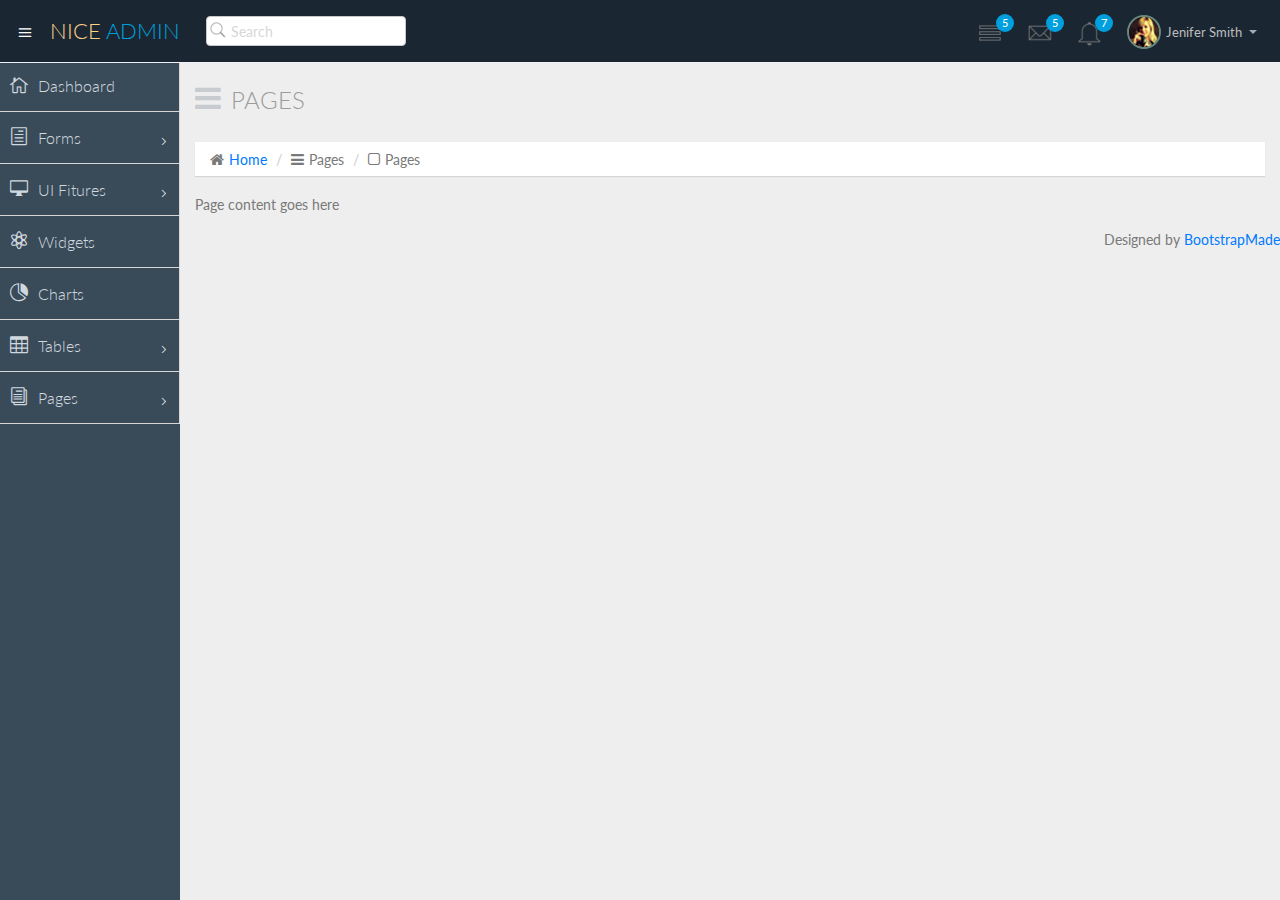
<file: ADMIN-WEB/blank.html>
<!DOCTYPE html>
<html lang="en">

<head>
  <meta charset="utf-8">
  <meta name="viewport" content="width=device-width, initial-scale=1.0">
  <meta name="description" content="Creative - Bootstrap 3 Responsive Admin Template">
  <meta name="author" content="GeeksLabs">
  <meta name="keyword" content="Creative, Dashboard, Admin, Template, Theme, Bootstrap, Responsive, Retina, Minimal">
  <link rel="shortcut icon" href="img/favicon.png">

  <title>Blank | Creative - Bootstrap 3 Responsive Admin Template</title>

  <!-- Bootstrap CSS -->
  <link href="css/bootstrap.min.css" rel="stylesheet">
  <!-- bootstrap theme -->
  <link href="css/bootstrap-theme.css" rel="stylesheet">
  <!--external css-->
  <!-- font icon -->
  <link href="css/elegant-icons-style.css" rel="stylesheet" />
  <link href="css/font-awesome.min.css" rel="stylesheet" />
  <!-- Custom styles -->
  <link href="css/style.css" rel="stylesheet">
  <link href="css/style-responsive.css" rel="stylesheet" />

  <!-- HTML5 shim and Respond.js IE8 support of HTML5 -->
  <!--[if lt IE 9]>
      <script src="js/html5shiv.js"></script>
      <script src="js/respond.min.js"></script>
      <script src="js/lte-ie7.js"></script>
    <![endif]-->

    <!-- =======================================================
      Theme Name: NiceAdmin
      Theme URL: https://bootstrapmade.com/nice-admin-bootstrap-admin-html-template/
      Author: BootstrapMade
      Author URL: https://bootstrapmade.com
    ======================================================= -->
</head>

<body>
  <!-- container section start -->
  <section id="container" class="">
    <!--header start-->

    <header class="header dark-bg">
      <div class="toggle-nav">
        <div class="icon-reorder tooltips" data-original-title="Toggle Navigation" data-placement="bottom"><i class="icon_menu"></i></div>
      </div>

      <!--logo start-->
      <a href="index.html" class="logo">Nice <span class="lite">Admin</span></a>
      <!--logo end-->

      <div class="nav search-row" id="top_menu">
        <!--  search form start -->
        <ul class="nav top-menu">
          <li>
            <form class="navbar-form">
              <input class="form-control" placeholder="Search" type="text">
            </form>
          </li>
        </ul>
        <!--  search form end -->
      </div>

      <div class="top-nav notification-row">
        <!-- notificatoin dropdown start-->
        <ul class="nav pull-right top-menu">

          <!-- task notificatoin start -->
          <li id="task_notificatoin_bar" class="dropdown">
            <a data-toggle="dropdown" class="dropdown-toggle" href="#">
                            <i class="icon-task-l"></i>
                            <span class="badge bg-important">5</span>
                        </a>
            <ul class="dropdown-menu extended tasks-bar">
              <div class="notify-arrow notify-arrow-blue"></div>
              <li>
                <p class="blue">You have 5 pending tasks</p>
              </li>
              <li>
                <a href="#">
                  <div class="task-info">
                    <div class="desc">Design PSD </div>
                    <div class="percent">90%</div>
                  </div>
                  <div class="progress progress-striped">
                    <div class="progress-bar progress-bar-success" role="progressbar" aria-valuenow="90" aria-valuemin="0" aria-valuemax="100" style="width: 90%">
                      <span class="sr-only">90% Complete (success)</span>
                    </div>
                  </div>
                </a>
              </li>
              <li>
                <a href="#">
                  <div class="task-info">
                    <div class="desc">
                      Project 1
                    </div>
                    <div class="percent">30%</div>
                  </div>
                  <div class="progress progress-striped">
                    <div class="progress-bar progress-bar-warning" role="progressbar" aria-valuenow="30" aria-valuemin="0" aria-valuemax="100" style="width: 30%">
                      <span class="sr-only">30% Complete (warning)</span>
                    </div>
                  </div>
                </a>
              </li>
              <li>
                <a href="#">
                  <div class="task-info">
                    <div class="desc">Digital Marketing</div>
                    <div class="percent">80%</div>
                  </div>
                  <div class="progress progress-striped">
                    <div class="progress-bar progress-bar-info" role="progressbar" aria-valuenow="80" aria-valuemin="0" aria-valuemax="100" style="width: 80%">
                      <span class="sr-only">80% Complete</span>
                    </div>
                  </div>
                </a>
              </li>
              <li>
                <a href="#">
                  <div class="task-info">
                    <div class="desc">Logo Designing</div>
                    <div class="percent">78%</div>
                  </div>
                  <div class="progress progress-striped">
                    <div class="progress-bar progress-bar-danger" role="progressbar" aria-valuenow="78" aria-valuemin="0" aria-valuemax="100" style="width: 78%">
                      <span class="sr-only">78% Complete (danger)</span>
                    </div>
                  </div>
                </a>
              </li>
              <li>
                <a href="#">
                  <div class="task-info">
                    <div class="desc">Mobile App</div>
                    <div class="percent">50%</div>
                  </div>
                  <div class="progress progress-striped active">
                    <div class="progress-bar" role="progressbar" aria-valuenow="50" aria-valuemin="0" aria-valuemax="100" style="width: 50%">
                      <span class="sr-only">50% Complete</span>
                    </div>
                  </div>

                </a>
              </li>
              <li class="external">
                <a href="#">See All Tasks</a>
              </li>
            </ul>
          </li>
          <!-- task notificatoin end -->
          <!-- inbox notificatoin start-->
          <li id="mail_notificatoin_bar" class="dropdown">
            <a data-toggle="dropdown" class="dropdown-toggle" href="#">
                            <i class="icon-envelope-l"></i>
                            <span class="badge bg-important">5</span>
                        </a>
            <ul class="dropdown-menu extended inbox">
              <div class="notify-arrow notify-arrow-blue"></div>
              <li>
                <p class="blue">You have 5 new messages</p>
              </li>
              <li>
                <a href="#">
                                    <span class="photo"><img alt="avatar" src="./img/avatar-mini.jpg"></span>
                                    <span class="subject">
                                    <span class="from">Greg  Martin</span>
                                    <span class="time">1 min</span>
                                    </span>
                                    <span class="message">
                                        I really like this admin panel.
                                    </span>
                                </a>
              </li>
              <li>
                <a href="#">
                                    <span class="photo"><img alt="avatar" src="./img/avatar-mini2.jpg"></span>
                                    <span class="subject">
                                    <span class="from">Bob   Mckenzie</span>
                                    <span class="time">5 mins</span>
                                    </span>
                                    <span class="message">
                                     Hi, What is next project plan?
                                    </span>
                                </a>
              </li>
              <li>
                <a href="#">
                                    <span class="photo"><img alt="avatar" src="./img/avatar-mini3.jpg"></span>
                                    <span class="subject">
                                    <span class="from">Phillip   Park</span>
                                    <span class="time">2 hrs</span>
                                    </span>
                                    <span class="message">
                                        I am like to buy this Admin Template.
                                    </span>
                                </a>
              </li>
              <li>
                <a href="#">
                                    <span class="photo"><img alt="avatar" src="./img/avatar-mini4.jpg"></span>
                                    <span class="subject">
                                    <span class="from">Ray   Munoz</span>
                                    <span class="time">1 day</span>
                                    </span>
                                    <span class="message">
                                        Icon fonts are great.
                                    </span>
                                </a>
              </li>
              <li>
                <a href="#">See all messages</a>
              </li>
            </ul>
          </li>
          <!-- inbox notificatoin end -->
          <!-- alert notification start-->
          <li id="alert_notificatoin_bar" class="dropdown">
            <a data-toggle="dropdown" class="dropdown-toggle" href="#">

                            <i class="icon-bell-l"></i>
                            <span class="badge bg-important">7</span>
                        </a>
            <ul class="dropdown-menu extended notification">
              <div class="notify-arrow notify-arrow-blue"></div>
              <li>
                <p class="blue">You have 4 new notifications</p>
              </li>
              <li>
                <a href="#">
                                    <span class="label label-primary"><i class="icon_profile"></i></span>
                                    Friend Request
                                    <span class="small italic pull-right">5 mins</span>
                                </a>
              </li>
              <li>
                <a href="#">
                                    <span class="label label-warning"><i class="icon_pin"></i></span>
                                    John location.
                                    <span class="small italic pull-right">50 mins</span>
                                </a>
              </li>
              <li>
                <a href="#">
                                    <span class="label label-danger"><i class="icon_book_alt"></i></span>
                                    Project 3 Completed.
                                    <span class="small italic pull-right">1 hr</span>
                                </a>
              </li>
              <li>
                <a href="#">
                                    <span class="label label-success"><i class="icon_like"></i></span>
                                    Mick appreciated your work.
                                    <span class="small italic pull-right"> Today</span>
                                </a>
              </li>
              <li>
                <a href="#">See all notifications</a>
              </li>
            </ul>
          </li>
          <!-- alert notification end-->
          <!-- user login dropdown start-->
          <li class="dropdown">
            <a data-toggle="dropdown" class="dropdown-toggle" href="#">
                            <span class="profile-ava">
                                <img alt="" src="img/avatar1_small.jpg">
                            </span>
                            <span class="username">Jenifer Smith</span>
                            <b class="caret"></b>
                        </a>
            <ul class="dropdown-menu extended logout">
              <div class="log-arrow-up"></div>
              <li class="eborder-top">
                <a href="#"><i class="icon_profile"></i> My Profile</a>
              </li>
              <li>
                <a href="#"><i class="icon_mail_alt"></i> My Inbox</a>
              </li>
              <li>
                <a href="#"><i class="icon_clock_alt"></i> Timeline</a>
              </li>
              <li>
                <a href="#"><i class="icon_chat_alt"></i> Chats</a>
              </li>
              <li>
                <a href="login.html"><i class="icon_key_alt"></i> Log Out</a>
              </li>
              <li>
                <a href="documentation.html"><i class="icon_key_alt"></i> Documentation</a>
              </li>
              <li>
                <a href="documentation.html"><i class="icon_key_alt"></i> Documentation</a>
              </li>
            </ul>
          </li>
          <!-- user login dropdown end -->
        </ul>
        <!-- notificatoin dropdown end-->
      </div>
    </header>
    <!--header end-->

    <!--sidebar start-->
    <aside>
      <div id="sidebar" class="nav-collapse ">
        <!-- sidebar menu start-->
        <ul class="sidebar-menu">
          <li class="">
            <a class="" href="index.html">
                          <i class="icon_house_alt"></i>
                          <span>Dashboard</span>
                      </a>
          </li>
          <li class="sub-menu">
            <a href="javascript:;" class="">
                          <i class="icon_document_alt"></i>
                          <span>Forms</span>
                          <span class="menu-arrow arrow_carrot-right"></span>
                      </a>
            <ul class="sub">
              <li><a class="" href="form_component.html">Form Elements</a></li>
              <li><a class="" href="form_validation.html">Form Validation</a></li>
            </ul>
          </li>
          <li class="sub-menu">
            <a href="javascript:;" class="">
                          <i class="icon_desktop"></i>
                          <span>UI Fitures</span>
                          <span class="menu-arrow arrow_carrot-right"></span>
                      </a>
            <ul class="sub">
              <li><a class="" href="general.html">Components</a></li>
              <li><a class="" href="buttons.html">Buttons</a></li>
              <li><a class="" href="grids.html">Grids</a></li>
            </ul>
          </li>
          <li>
            <a class="" href="widgets.html">
                          <i class="icon_genius"></i>
                          <span>Widgets</span>
                      </a>
          </li>
          <li>
            <a class="" href="chart-chartjs.html">
                          <i class="icon_piechart"></i>
                          <span>Charts</span>

                      </a>

          </li>

          <li class="sub-menu">
            <a href="javascript:;" class="">
                          <i class="icon_table"></i>
                          <span>Tables</span>
                          <span class="menu-arrow arrow_carrot-right"></span>
                      </a>
            <ul class="sub">
              <li><a class="" href="basic_table.html">Basic Table</a></li>
            </ul>
          </li>

          <li class="sub-menu ">
            <a href="javascript:;" class="">
                          <i class="icon_documents_alt"></i>
                          <span>Pages</span>
                          <span class="menu-arrow arrow_carrot-right"></span>
                      </a>
            <ul class="sub">
              <li><a class="" href="profile.html">Profile</a></li>
              <li><a class="" href="login.html"><span>Login Page</span></a></li>
              <li><a class="" href="contact.html"><span>Contact Page</span></a></li>
              <li><a class="active" href="blank.html">Blank Page</a></li>
              <li><a class="" href="404.html">404 Error</a></li>
            </ul>
          </li>

        </ul>
        <!-- sidebar menu end-->
      </div>
    </aside>
    <!--sidebar end-->

    <!--main content start-->
    <section id="main-content">
      <section class="wrapper">
        <div class="row">
          <div class="col-lg-12">
            <h3 class="page-header"><i class="fa fa fa-bars"></i> Pages</h3>
            <ol class="breadcrumb">
              <li><i class="fa fa-home"></i><a href="index.html">Home</a></li>
              <li><i class="fa fa-bars"></i>Pages</li>
              <li><i class="fa fa-square-o"></i>Pages</li>
            </ol>
          </div>
        </div>
        <!-- page start-->
        Page content goes here
        <!-- page end-->
      </section>
    </section>
    <!--main content end-->
    <div class="text-right">
      <div class="credits">
          <!--
            All the links in the footer should remain intact.
            You can delete the links only if you purchased the pro version.
            Licensing information: https://bootstrapmade.com/license/
            Purchase the pro version form: https://bootstrapmade.com/buy/?theme=NiceAdmin
          -->
          Designed by <a href="https://bootstrapmade.com/">BootstrapMade</a>
        </div>
    </div>
  </section>
  <!-- container section end -->
  <!-- javascripts -->
  <script src="js/jquery.js"></script>
  <script src="js/bootstrap.min.js"></script>
  <!-- nice scroll -->
  <script src="js/jquery.scrollTo.min.js"></script>
  <script src="js/jquery.nicescroll.js" type="text/javascript"></script>
  <!--custome script for all page-->
  <script src="js/scripts.js"></script>


</body>

</html>
</file>
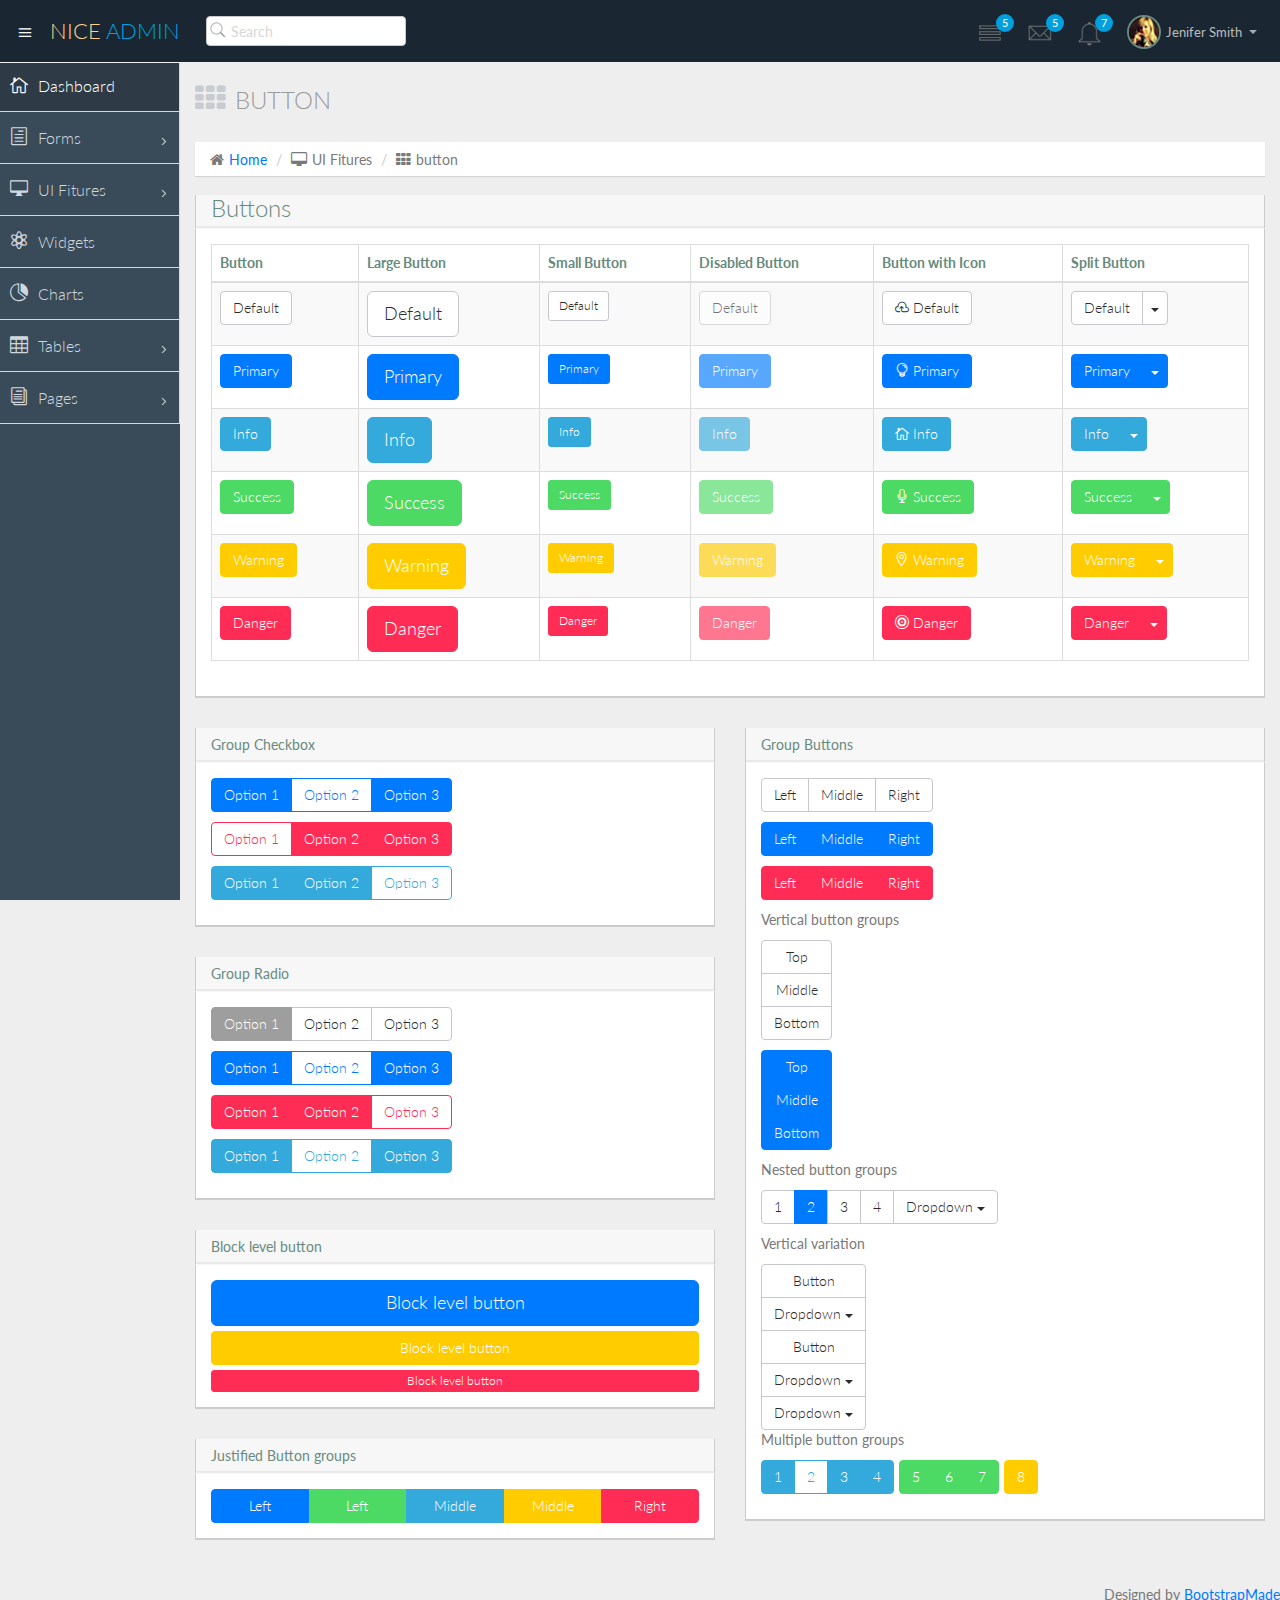
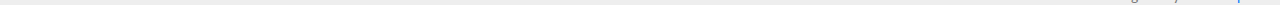
<file: ADMIN-WEB/buttons.html>
<!DOCTYPE html>
<html lang="en">

<head>
  <meta charset="utf-8">
  <meta name="viewport" content="width=device-width, initial-scale=1.0">
  <meta name="description" content="Creative - Bootstrap 3 Responsive Admin Template">
  <meta name="author" content="GeeksLabs">
  <meta name="keyword" content="Creative, Dashboard, Admin, Template, Theme, Bootstrap, Responsive, Retina, Minimal">
  <link rel="shortcut icon" href="img/favicon.png">

  <title>Button | Creative - Bootstrap 3 Responsive Admin Template</title>

  <!-- Bootstrap CSS -->
  <link href="css/bootstrap.min.css" rel="stylesheet">
  <!-- bootstrap theme -->
  <link href="css/bootstrap-theme.css" rel="stylesheet">
  <!--external css-->
  <!-- font icon -->
  <link href="css/elegant-icons-style.css" rel="stylesheet" />
  <link href="css/font-awesome.min.css" rel="stylesheet" />
  <!-- Custom styles -->
  <link href="css/style.css" rel="stylesheet">
  <link href="css/style-responsive.css" rel="stylesheet" />

  <!-- HTML5 shim and Respond.js IE8 support of HTML5 -->
  <!--[if lt IE 9]>
      <script src="js/html5shiv.js"></script>
      <script src="js/respond.min.js"></script>
      <script src="js/lte-ie7.js"></script>
    <![endif]-->

    <!-- =======================================================
      Theme Name: NiceAdmin
      Theme URL: https://bootstrapmade.com/nice-admin-bootstrap-admin-html-template/
      Author: BootstrapMade
      Author URL: https://bootstrapmade.com
    ======================================================= -->
</head>

<body>
  <!-- container section start -->
  <section id="container" class="">

    <!--header start-->

    <header class="header dark-bg">
      <div class="toggle-nav">
        <div class="icon-reorder tooltips" data-original-title="Toggle Navigation" data-placement="bottom"><i class="icon_menu"></i></div>
      </div>

      <!--logo start-->
      <a href="index.html" class="logo">Nice <span class="lite">Admin</span></a>
      <!--logo end-->

      <div class="nav search-row" id="top_menu">
        <!--  search form start -->
        <ul class="nav top-menu">
          <li>
            <form class="navbar-form">
              <input class="form-control" placeholder="Search" type="text">
            </form>
          </li>
        </ul>
        <!--  search form end -->
      </div>

      <div class="top-nav notification-row">
        <!-- notificatoin dropdown start-->
        <ul class="nav pull-right top-menu">

          <!-- task notificatoin start -->
          <li id="task_notificatoin_bar" class="dropdown">
            <a data-toggle="dropdown" class="dropdown-toggle" href="#">
                            <i class="icon-task-l"></i>
                            <span class="badge bg-important">5</span>
                        </a>
            <ul class="dropdown-menu extended tasks-bar">
              <div class="notify-arrow notify-arrow-blue"></div>
              <li>
                <p class="blue">You have 5 pending tasks</p>
              </li>
              <li>
                <a href="#">
                  <div class="task-info">
                    <div class="desc">Design PSD </div>
                    <div class="percent">90%</div>
                  </div>
                  <div class="progress progress-striped">
                    <div class="progress-bar progress-bar-success" role="progressbar" aria-valuenow="90" aria-valuemin="0" aria-valuemax="100" style="width: 90%">
                      <span class="sr-only">90% Complete (success)</span>
                    </div>
                  </div>
                </a>
              </li>
              <li>
                <a href="#">
                  <div class="task-info">
                    <div class="desc">
                      Project 1
                    </div>
                    <div class="percent">30%</div>
                  </div>
                  <div class="progress progress-striped">
                    <div class="progress-bar progress-bar-warning" role="progressbar" aria-valuenow="30" aria-valuemin="0" aria-valuemax="100" style="width: 30%">
                      <span class="sr-only">30% Complete (warning)</span>
                    </div>
                  </div>
                </a>
              </li>
              <li>
                <a href="#">
                  <div class="task-info">
                    <div class="desc">Digital Marketing</div>
                    <div class="percent">80%</div>
                  </div>
                  <div class="progress progress-striped">
                    <div class="progress-bar progress-bar-info" role="progressbar" aria-valuenow="80" aria-valuemin="0" aria-valuemax="100" style="width: 80%">
                      <span class="sr-only">80% Complete</span>
                    </div>
                  </div>
                </a>
              </li>
              <li>
                <a href="#">
                  <div class="task-info">
                    <div class="desc">Logo Designing</div>
                    <div class="percent">78%</div>
                  </div>
                  <div class="progress progress-striped">
                    <div class="progress-bar progress-bar-danger" role="progressbar" aria-valuenow="78" aria-valuemin="0" aria-valuemax="100" style="width: 78%">
                      <span class="sr-only">78% Complete (danger)</span>
                    </div>
                  </div>
                </a>
              </li>
              <li>
                <a href="#">
                  <div class="task-info">
                    <div class="desc">Mobile App</div>
                    <div class="percent">50%</div>
                  </div>
                  <div class="progress progress-striped active">
                    <div class="progress-bar" role="progressbar" aria-valuenow="50" aria-valuemin="0" aria-valuemax="100" style="width: 50%">
                      <span class="sr-only">50% Complete</span>
                    </div>
                  </div>

                </a>
              </li>
              <li class="external">
                <a href="#">See All Tasks</a>
              </li>
            </ul>
          </li>
          <!-- task notificatoin end -->
          <!-- inbox notificatoin start-->
          <li id="mail_notificatoin_bar" class="dropdown">
            <a data-toggle="dropdown" class="dropdown-toggle" href="#">
                            <i class="icon-envelope-l"></i>
                            <span class="badge bg-important">5</span>
                        </a>
            <ul class="dropdown-menu extended inbox">
              <div class="notify-arrow notify-arrow-blue"></div>
              <li>
                <p class="blue">You have 5 new messages</p>
              </li>
              <li>
                <a href="#">
                                    <span class="photo"><img alt="avatar" src="./img/avatar-mini.jpg"></span>
                                    <span class="subject">
                                    <span class="from">Greg  Martin</span>
                                    <span class="time">1 min</span>
                                    </span>
                                    <span class="message">
                                        I really like this admin panel.
                                    </span>
                                </a>
              </li>
              <li>
                <a href="#">
                                    <span class="photo"><img alt="avatar" src="./img/avatar-mini2.jpg"></span>
                                    <span class="subject">
                                    <span class="from">Bob   Mckenzie</span>
                                    <span class="time">5 mins</span>
                                    </span>
                                    <span class="message">
                                     Hi, What is next project plan?
                                    </span>
                                </a>
              </li>
              <li>
                <a href="#">
                                    <span class="photo"><img alt="avatar" src="./img/avatar-mini3.jpg"></span>
                                    <span class="subject">
                                    <span class="from">Phillip   Park</span>
                                    <span class="time">2 hrs</span>
                                    </span>
                                    <span class="message">
                                        I am like to buy this Admin Template.
                                    </span>
                                </a>
              </li>
              <li>
                <a href="#">
                                    <span class="photo"><img alt="avatar" src="./img/avatar-mini4.jpg"></span>
                                    <span class="subject">
                                    <span class="from">Ray   Munoz</span>
                                    <span class="time">1 day</span>
                                    </span>
                                    <span class="message">
                                        Icon fonts are great.
                                    </span>
                                </a>
              </li>
              <li>
                <a href="#">See all messages</a>
              </li>
            </ul>
          </li>
          <!-- inbox notificatoin end -->
          <!-- alert notification start-->
          <li id="alert_notificatoin_bar" class="dropdown">
            <a data-toggle="dropdown" class="dropdown-toggle" href="#">

                            <i class="icon-bell-l"></i>
                            <span class="badge bg-important">7</span>
                        </a>
            <ul class="dropdown-menu extended notification">
              <div class="notify-arrow notify-arrow-blue"></div>
              <li>
                <p class="blue">You have 4 new notifications</p>
              </li>
              <li>
                <a href="#">
                                    <span class="label label-primary"><i class="icon_profile"></i></span>
                                    Friend Request
                                    <span class="small italic pull-right">5 mins</span>
                                </a>
              </li>
              <li>
                <a href="#">
                                    <span class="label label-warning"><i class="icon_pin"></i></span>
                                    John location.
                                    <span class="small italic pull-right">50 mins</span>
                                </a>
              </li>
              <li>
                <a href="#">
                                    <span class="label label-danger"><i class="icon_book_alt"></i></span>
                                    Project 3 Completed.
                                    <span class="small italic pull-right">1 hr</span>
                                </a>
              </li>
              <li>
                <a href="#">
                                    <span class="label label-success"><i class="icon_like"></i></span>
                                    Mick appreciated your work.
                                    <span class="small italic pull-right"> Today</span>
                                </a>
              </li>
              <li>
                <a href="#">See all notifications</a>
              </li>
            </ul>
          </li>
          <!-- alert notification end-->
          <!-- user login dropdown start-->
          <li class="dropdown">
            <a data-toggle="dropdown" class="dropdown-toggle" href="#">
                            <span class="profile-ava">
                                <img alt="" src="img/avatar1_small.jpg">
                            </span>
                            <span class="username">Jenifer Smith</span>
                            <b class="caret"></b>
                        </a>
            <ul class="dropdown-menu extended logout">
              <div class="log-arrow-up"></div>
              <li class="eborder-top">
                <a href="#"><i class="icon_profile"></i> My Profile</a>
              </li>
              <li>
                <a href="#"><i class="icon_mail_alt"></i> My Inbox</a>
              </li>
              <li>
                <a href="#"><i class="icon_clock_alt"></i> Timeline</a>
              </li>
              <li>
                <a href="#"><i class="icon_chat_alt"></i> Chats</a>
              </li>
              <li>
                <a href="login.html"><i class="icon_key_alt"></i> Log Out</a>
              </li>
              <li>
                <a href="documentation.html"><i class="icon_key_alt"></i> Documentation</a>
              </li>
              <li>
                <a href="documentation.html"><i class="icon_key_alt"></i> Documentation</a>
              </li>
            </ul>
          </li>
          <!-- user login dropdown end -->
        </ul>
        <!-- notificatoin dropdown end-->
      </div>
    </header>
    <!--header end-->

    <!--sidebar start-->
    <aside>
      <div id="sidebar" class="nav-collapse ">
        <!-- sidebar menu start-->
        <ul class="sidebar-menu">
          <li class="active">
            <a class="" href="index.html">
                          <i class="icon_house_alt"></i>
                          <span>Dashboard</span>
                      </a>
          </li>
          <li class="sub-menu">
            <a href="javascript:;" class="">
                          <i class="icon_document_alt"></i>
                          <span>Forms</span>
                          <span class="menu-arrow arrow_carrot-right"></span>
                      </a>
            <ul class="sub">
              <li><a class="" href="form_component.html">Form Elements</a></li>
              <li><a class="" href="form_validation.html">Form Validation</a></li>
            </ul>
          </li>
          <li class="sub-menu">
            <a href="javascript:;" class="">
                          <i class="icon_desktop"></i>
                          <span>UI Fitures</span>
                          <span class="menu-arrow arrow_carrot-right"></span>
                      </a>
            <ul class="sub">
              <li><a class="" href="general.html">Components</a></li>
              <li><a class="" href="buttons.html">Buttons</a></li>
              <li><a class="" href="grids.html">Grids</a></li>
            </ul>
          </li>
          <li>
            <a class="" href="widgets.html">
                          <i class="icon_genius"></i>
                          <span>Widgets</span>
                      </a>
          </li>
          <li>
            <a class="" href="chart-chartjs.html">
                          <i class="icon_piechart"></i>
                          <span>Charts</span>

                      </a>

          </li>

          <li class="sub-menu">
            <a href="javascript:;" class="">
                          <i class="icon_table"></i>
                          <span>Tables</span>
                          <span class="menu-arrow arrow_carrot-right"></span>
                      </a>
            <ul class="sub">
              <li><a class="" href="basic_table.html">Basic Table</a></li>
            </ul>
          </li>

          <li class="sub-menu">
            <a href="javascript:;" class="">
                          <i class="icon_documents_alt"></i>
                          <span>Pages</span>
                          <span class="menu-arrow arrow_carrot-right"></span>
                      </a>
            <ul class="sub">
              <li><a class="" href="profile.html">Profile</a></li>
              <li><a class="" href="login.html"><span>Login Page</span></a></li>
              <li><a class="" href="contact.html"><span>Contact Page</span></a></li>
              <li><a class="" href="blank.html">Blank Page</a></li>
              <li><a class="" href="404.html">404 Error</a></li>
            </ul>
          </li>

        </ul>
        <!-- sidebar menu end-->
      </div>
    </aside>
    <!--sidebar end-->

    <!--main content start-->
    <section id="main-content">
      <section class="wrapper">
        <div class="row">
          <div class="col-lg-12">
            <h3 class="page-header"><i class="fa fa-th"></i>Button</h3>
            <ol class="breadcrumb">
              <li><i class="fa fa-home"></i><a href="index.html">Home</a></li>
              <li><i class="fa fa-desktop"></i>UI Fitures</li>
              <li><i class="fa fa-th"></i>button</li>
            </ol>
          </div>
        </div>
        <div class="row">
          <div class="col-md-12">
            <section class="panel">
              <header class="panel-heading">
                <h3>Buttons</h3>

              </header>
              <div class="panel-body">
                <table class="table table-bordered table-striped">
                  <thead>
                    <tr>
                      <th>Button</th>
                      <th>Large Button</th>
                      <th>Small Button</th>
                      <th>Disabled Button</th>
                      <th>Button with Icon</th>
                      <th>Split Button</th>
                    </tr>
                  </thead>
                  <tbody>
                    <tr>
                      <td><a class="btn btn-default" href="" title="Bootstrap 3 themes generator">Default</a></td>
                      <td><a class="btn btn-default btn-lg" href="" title="Bootstrap 3 themes generator">Default</a></td>
                      <td><a class="btn btn-default btn-sm" href="" title="Bootstrap 3 themes generator">Default</a></td>
                      <td><a class="btn btn-default disabled" href="" title="Bootstrap 3 themes generator">Default</a></td>
                      <td><a class="btn btn-default" href="" title="Bootstrap 3 themes generator">
                                        <span class="icon_cloud-upload_alt"></span> Default</a></td>
                      <td>
                        <div class="btn-group">
                          <a class="btn btn-default" href="" title="Bootstrap 3 themes generator">Default</a>
                          <a class="btn btn-default dropdown-toggle" data-toggle="dropdown" href="" title="Bootstrap 3 themes generator"><span class="caret"></span></a>
                          <ul class="dropdown-menu">
                            <li><a href="" title="Bootstrap 3 themes generator">Action</a></li>
                            <li><a href="" title="Bootstrap 3 themes generator">Another action</a></li>
                            <li><a href="" title="Bootstrap 3 themes generator">Something else here</a></li>
                            <li class="divider"></li>
                            <li><a href="" title="Bootstrap 3 themes generator">Separated link</a></li>
                          </ul>
                        </div>
                        <!-- /btn-group -->
                      </td>
                    </tr>
                    <tr>
                      <td><a class="btn btn-primary" href="" title="Bootstrap 3 themes generator">Primary</a></td>
                      <td><a class="btn btn-primary btn-lg" href="" title="Bootstrap 3 themes generator">Primary</a></td>
                      <td><a class="btn btn-primary btn-sm" href="" title="Bootstrap 3 themes generator">Primary</a></td>
                      <td><a class="btn btn-primary disabled" href="" title="Bootstrap 3 themes generator">Primary</a></td>
                      <td><a class="btn btn-primary" href="" title="Bootstrap 3 themes generator"><span class="icon_lightbulb_alt"></span> Primary</a></td>
                      <td>
                        <div class="btn-group">
                          <a class="btn btn-primary" href="" title="Bootstrap 3 themes generator">Primary</a>
                          <a class="btn btn-primary dropdown-toggle" data-toggle="dropdown" href="" title="Bootstrap 3 themes generator"><span class="caret"></span></a>
                          <ul class="dropdown-menu">
                            <li><a href="" title="Bootstrap 3 themes generator">Action</a></li>
                            <li><a href="" title="Bootstrap 3 themes generator">Another action</a></li>
                            <li><a href="" title="Bootstrap 3 themes generator">Something else here</a></li>
                            <li class="divider"></li>
                            <li><a href="" title="Bootstrap 3 themes generator">Separated link</a></li>
                          </ul>
                        </div>
                        <!-- /btn-group -->
                      </td>
                    </tr>
                    <tr>
                      <td><a class="btn btn-info" href="" title="Bootstrap 3 themes generator">Info</a></td>
                      <td><a class="btn btn-info btn-lg" href="" title="Bootstrap 3 themes generator">Info</a></td>
                      <td><a class="btn btn-info btn-sm" href="" title="Bootstrap 3 themes generator">Info</a></td>
                      <td><a class="btn btn-info disabled" href="" title="Bootstrap 3 themes generator">Info</a></td>
                      <td><a class="btn btn-info" href="" title="Bootstrap 3 themes generator"><span class="icon_house_alt"></span> Info</a></td>
                      <td>
                        <div class="btn-group">
                          <a class="btn btn-info" href="" title="Bootstrap 3 themes generator">Info</a>
                          <a class="btn btn-info dropdown-toggle" data-toggle="dropdown" href="" title="Bootstrap 3 themes generator"><span class="caret"></span></a>
                          <ul class="dropdown-menu">
                            <li><a href="" title="Bootstrap 3 themes generator">Action</a></li>
                            <li><a href="" title="Bootstrap 3 themes generator">Another action</a></li>
                            <li><a href="" title="Bootstrap 3 themes generator">Something else here</a></li>
                            <li class="divider"></li>
                            <li><a href="" title="Bootstrap 3 themes generator">Separated link</a></li>
                          </ul>
                        </div>
                        <!-- /btn-group -->
                      </td>
                    </tr>
                    <tr>
                      <td><a class="btn btn-success" href="" title="Bootstrap 3 themes generator">Success</a></td>
                      <td><a class="btn btn-success btn-lg" href="" title="Bootstrap 3 themes generator">Success</a></td>
                      <td><a class="btn btn-success btn-sm" href="" title="Bootstrap 3 themes generator">Success</a></td>
                      <td><a class="btn btn-success disabled" href="" title="Bootstrap 3 themes generator">Success</a></td>
                      <td><a class="btn btn-success" href="" title="Bootstrap 3 themes generator"><span class="icon_mic_alt"></span> Success</a></td>
                      <td>
                        <div class="btn-group">
                          <a class="btn btn-success" href="" title="Bootstrap 3 themes generator">Success</a>
                          <a class="btn btn-success dropdown-toggle" data-toggle="dropdown" href="" title="Bootstrap 3 themes generator"><span class="caret"></span></a>
                          <ul class="dropdown-menu">
                            <li><a href="" title="Bootstrap 3 themes generator">Action</a></li>
                            <li><a href="" title="Bootstrap 3 themes generator">Another action</a></li>
                            <li><a href="" title="Bootstrap 3 themes generator">Something else here</a></li>
                            <li class="divider"></li>
                            <li><a href="" title="Bootstrap 3 themes generator">Separated link</a></li>
                          </ul>
                        </div>
                        <!-- /btn-group -->
                      </td>
                    </tr>
                    <tr>
                      <td><a class="btn btn-warning" href="" title="Bootstrap 3 themes generator">Warning</a></td>
                      <td><a class="btn btn-warning btn-lg" href="" title="Bootstrap 3 themes generator">Warning</a></td>
                      <td><a class="btn btn-warning btn-sm" href="" title="Bootstrap 3 themes generator">Warning</a></td>
                      <td><a class="btn btn-warning disabled" href="" title="Bootstrap 3 themes generator">Warning</a></td>
                      <td><a class="btn btn-warning" href="" title="Bootstrap 3 themes generator"><span class="icon_pin_alt"></span> Warning</a></td>
                      <td>
                        <div class="btn-group">
                          <a class="btn btn-warning" href="" title="Bootstrap 3 themes generator">Warning</a>
                          <a class="btn btn-warning dropdown-toggle" data-toggle="dropdown" href="" title="Bootstrap 3 themes generator"><span class="caret"></span></a>
                          <ul class="dropdown-menu">
                            <li><a href="" title="Bootstrap 3 themes generator">Action</a></li>
                            <li><a href="" title="Bootstrap 3 themes generator">Another action</a></li>
                            <li><a href="" title="Bootstrap 3 themes generator">Something else here</a></li>
                            <li class="divider"></li>
                            <li><a href="" title="Bootstrap 3 themes generator">Separated link</a></li>
                          </ul>
                        </div>
                        <!-- /btn-group -->
                      </td>
                    </tr>
                    <tr>
                      <td><a class="btn btn-danger" href="" title="Bootstrap 3 themes generator">Danger</a></td>
                      <td><a class="btn btn-danger btn-lg" href="" title="Bootstrap 3 themes generator">Danger</a></td>
                      <td><a class="btn btn-danger btn-sm" href="" title="Bootstrap 3 themes generator">Danger</a></td>
                      <td><a class="btn btn-danger disabled" href="" title="Bootstrap 3 themes generator">Danger</a></td>
                      <td><a class="btn btn-danger" href="" title="Bootstrap 3 themes generator"><span class="icon_target"></span> Danger</a></td>
                      <td>
                        <div class="btn-group">
                          <a class="btn btn-danger" href="" title="Bootstrap 3 themes generator">Danger</a>
                          <a class="btn btn-danger dropdown-toggle" data-toggle="dropdown" href="" title="Bootstrap 3 themes generator"><span class="caret"></span></a>
                          <ul class="dropdown-menu">
                            <li><a href="" title="Bootstrap 3 themes generator">Action</a></li>
                            <li><a href="" title="Bootstrap 3 themes generator">Another action</a></li>
                            <li><a href="" title="Bootstrap 3 themes generator">Something else here</a></li>
                            <li class="divider"></li>
                            <li><a href="" title="Bootstrap 3 themes generator">Separated link</a></li>
                          </ul>
                        </div>
                        <!-- /btn-group -->
                      </td>
                    </tr>

                  </tbody>
                </table>
              </div>
            </section>
          </div>
        </div>
        <!-- page start-->

        <div class="row">
          <div class="col-sm-6">
            <section class="panel">
              <header class="panel-heading">
                Group Checkbox
              </header>
              <div class="panel-body">
                <div class="btn-row">
                  <div class="btn-group" data-toggle="buttons">
                    <label class="btn btn-primary">
                                          <input type="checkbox"> Option 1
                                      </label>
                    <label class="btn btn-primary active">
                                          <input type="checkbox"> Option 2
                                      </label>
                    <label class="btn btn-primary">
                                          <input type="checkbox"> Option 3
                                      </label>
                  </div>
                </div>
                <div class="btn-row">
                  <div class="btn-group" data-toggle="buttons">
                    <label class="btn btn-danger active">
                                          <input type="checkbox"> Option 1
                                      </label>
                    <label class="btn btn-danger">
                                          <input type="checkbox"> Option 2
                                      </label>
                    <label class="btn btn-danger">
                                          <input type="checkbox"> Option 3
                                      </label>
                  </div>
                </div>
                <div class="btn-row">
                  <div class="btn-group" data-toggle="buttons">
                    <label class="btn btn-info">
                                          <input type="checkbox"> Option 1
                                      </label>
                    <label class="btn btn-info">
                                          <input type="checkbox"> Option 2
                                      </label>
                    <label class="btn btn-info active">
                                          <input type="checkbox"> Option 3
                                      </label>
                  </div>
                </div>
              </div>
            </section>
            <section class="panel">
              <header class="panel-heading">
                Group Radio
              </header>
              <div class="panel-body">
                <div class="btn-row">
                  <div class="btn-group" data-toggle="buttons">
                    <label class="btn btn-default active">
                                          <input type="radio" name="options" id="option1"> Option 1
                                      </label>
                    <label class="btn btn-default">
                                          <input type="radio" name="options" id="option2"> Option 2
                                      </label>
                    <label class="btn btn-default">
                                          <input type="radio" name="options" id="option3"> Option 3
                                      </label>
                  </div>
                </div>
                <div class="btn-row">
                  <div class="btn-group" data-toggle="buttons">
                    <label class="btn btn-primary">
                                          <input type="radio" name="options" id="option1"> Option 1
                                      </label>
                    <label class="btn btn-primary active">
                                          <input type="radio" name="options" id="option2"> Option 2
                                      </label>
                    <label class="btn btn-primary">
                                          <input type="radio" name="options" id="option3"> Option 3
                                      </label>
                  </div>
                </div>
                <div class="btn-row">
                  <div class="btn-group" data-toggle="buttons">
                    <label class="btn btn-danger">
                                          <input type="radio" name="options" id="option1"> Option 1
                                      </label>
                    <label class="btn btn-danger">
                                          <input type="radio" name="options" id="option2"> Option 2
                                      </label>
                    <label class="btn btn-danger active">
                                          <input type="radio" name="options" id="option3"> Option 3
                                      </label>
                  </div>
                </div>
                <div class="btn-row">
                  <div class="btn-group" data-toggle="buttons">
                    <label class="btn btn-info">
                                          <input type="radio" name="options" id="option1"> Option 1
                                      </label>
                    <label class="btn btn-info active">
                                          <input type="radio" name="options" id="option2"> Option 2
                                      </label>
                    <label class="btn btn-info">
                                          <input type="radio" name="options" id="option3"> Option 3
                                      </label>
                  </div>
                </div>
              </div>
            </section>
            <section class="panel">
              <header class="panel-heading">
                Block level button
              </header>
              <div class="panel-body">
                <button type="button" class="btn btn-primary btn-lg btn-block">Block level button</button>
                <button type="button" class="btn btn-warning btn-block">Block level button</button>
                <button type="button" class="btn btn-danger btn-xs btn-block">Block level button</button>
              </div>
            </section>
            <section class="panel">
              <header class="panel-heading">
                Justified Button groups
              </header>
              <div class="panel-body">
                <div class="btn-group btn-group-justified">
                  <a class="btn btn-primary" href="#">Left</a>
                  <a class="btn btn-success" href="#">Left</a>
                  <a class="btn btn-info" href="#">Middle</a>
                  <a class="btn btn-warning" href="#">Middle</a>
                  <a class="btn btn-danger" href="#">Right</a>
                </div>
              </div>
            </section>
          </div>
          <div class="col-sm-6">
            <section class="panel">
              <header class="panel-heading">
                Group Buttons
              </header>
              <div class="panel-body">
                <div class="btn-row">
                  <div class="btn-group">
                    <button type="button" class="btn btn-default">Left</button>
                    <button type="button" class="btn btn-default">Middle</button>
                    <button type="button" class="btn btn-default">Right</button>
                  </div>
                </div>
                <div class="btn-row">
                  <div class="btn-group">
                    <button type="button" class="btn btn-primary">Left</button>
                    <button type="button" class="btn btn-primary">Middle</button>
                    <button type="button" class="btn btn-primary">Right</button>
                  </div>
                </div>
                <div class="btn-row">
                  <div class="btn-group">
                    <button type="button" class="btn btn-danger">Left</button>
                    <button type="button" class="btn btn-danger">Middle</button>
                    <button type="button" class="btn btn-danger">Right</button>
                  </div>
                </div>
                <p class="">Vertical button groups</p>
                <div class="btn-row">
                  <div class="btn-group-vertical">
                    <button class="btn btn-default" type="button">Top</button>
                    <button class="btn btn-default" type="button">Middle</button>
                    <button class="btn btn-default" type="button">Bottom</button>
                  </div>
                </div>
                <div class="btn-row">
                  <div class="btn-group-vertical">
                    <button class="btn btn-primary" type="button">Top</button>
                    <button class="btn btn-primary" type="button">Middle</button>
                    <button class="btn btn-primary" type="button">Bottom</button>
                  </div>
                </div>
                <p class="">Nested button groups</p>
                <div class="btn-row">
                  <div class="btn-group">
                    <button class="btn btn-default" type="button">1</button>
                    <button class="btn btn-primary" type="button">2</button>
                    <button class="btn btn-default" type="button">3</button>
                    <button class="btn btn-default" type="button">4</button>
                    <div class="btn-group">
                      <button data-toggle="dropdown" class="btn btn-default dropdown-toggle" type="button"> Dropdown <span class="caret"></span> </button>
                      <ul class="dropdown-menu">
                        <li><a href="#">Dropdown link 1</a></li>
                        <li><a href="#">Dropdown link 2</a></li>
                        <li><a href="#">Dropdown link 3</a></li>
                      </ul>
                    </div>
                  </div>
                </div>
                <p class="">Vertical variation</p>
                <div class="btn-group-vertical">
                  <button type="button" class="btn btn-default">Button</button>
                  <div class="btn-group">
                    <button id="btnGroupVerticalDrop1" type="button" class="btn btn-default dropdown-toggle" data-toggle="dropdown">
                                    Dropdown
                                    <span class="caret"></span>
                                  </button>
                    <ul class="dropdown-menu" role="menu" aria-labelledby="btnGroupVerticalDrop1">
                      <li><a href="#">Dropdown link</a></li>
                      <li><a href="#">Dropdown link</a></li>
                    </ul>
                  </div>
                  <button type="button" class="btn btn-default">Button</button>
                  <div class="btn-group">
                    <button id="btnGroupVerticalDrop3" type="button" class="btn btn-default dropdown-toggle" data-toggle="dropdown">
                                    Dropdown
                                    <span class="caret"></span>
                                  </button>
                    <ul class="dropdown-menu" role="menu" aria-labelledby="btnGroupVerticalDrop3">
                      <li><a href="#">Dropdown link</a></li>
                      <li><a href="#">Dropdown link</a></li>
                    </ul>
                  </div>
                  <div class="btn-group">
                    <button id="btnGroupVerticalDrop4" type="button" class="btn btn-default dropdown-toggle" data-toggle="dropdown">
                                    Dropdown
                                    <span class="caret"></span>
                                  </button>
                    <ul class="dropdown-menu" role="menu" aria-labelledby="btnGroupVerticalDrop4">
                      <li><a href="#">Dropdown link</a></li>
                      <li><a href="#">Dropdown link</a></li>
                    </ul>
                  </div>
                </div>

                <p class="">Multiple button groups</p>
                <div class="btn-row">
                  <div class="btn-toolbar">
                    <div class="btn-group">
                      <button class="btn btn-info" type="button">1</button>
                      <button class="btn btn-info active" type="button">2</button>
                      <button class="btn btn-info" type="button">3</button>
                      <button class="btn btn-info" type="button">4</button>
                    </div>
                    <div class="btn-group">
                      <button class="btn btn-success" type="button">5</button>
                      <button class="btn btn-success" type="button">6</button>
                      <button class="btn btn-success" type="button">7</button>
                    </div>
                    <div class="btn-group">
                      <button class="btn btn-warning" type="button">8</button>
                    </div>
                  </div>
                </div>
              </div>
            </section>
          </div>
        </div>
        <!-- page end-->
      </section>
    </section>
    <!--main content end-->
    <div class="text-right">
      <div class="credits">
          <!--
            All the links in the footer should remain intact.
            You can delete the links only if you purchased the pro version.
            Licensing information: https://bootstrapmade.com/license/
            Purchase the pro version form: https://bootstrapmade.com/buy/?theme=NiceAdmin
          -->
          Designed by <a href="https://bootstrapmade.com/">BootstrapMade</a>
        </div>
    </div>
  </section>
  <!-- container section end -->
  <!-- javascripts -->
  <script src="js/jquery.js"></script>
  <script src="js/bootstrap.min.js"></script>
  <!-- nice scroll -->
  <script src="js/jquery.scrollTo.min.js"></script>
  <script src="js/jquery.nicescroll.js" type="text/javascript"></script>
  <!--custome script for all page-->
  <script src="js/scripts.js"></script>


</body>

</html>
</file>
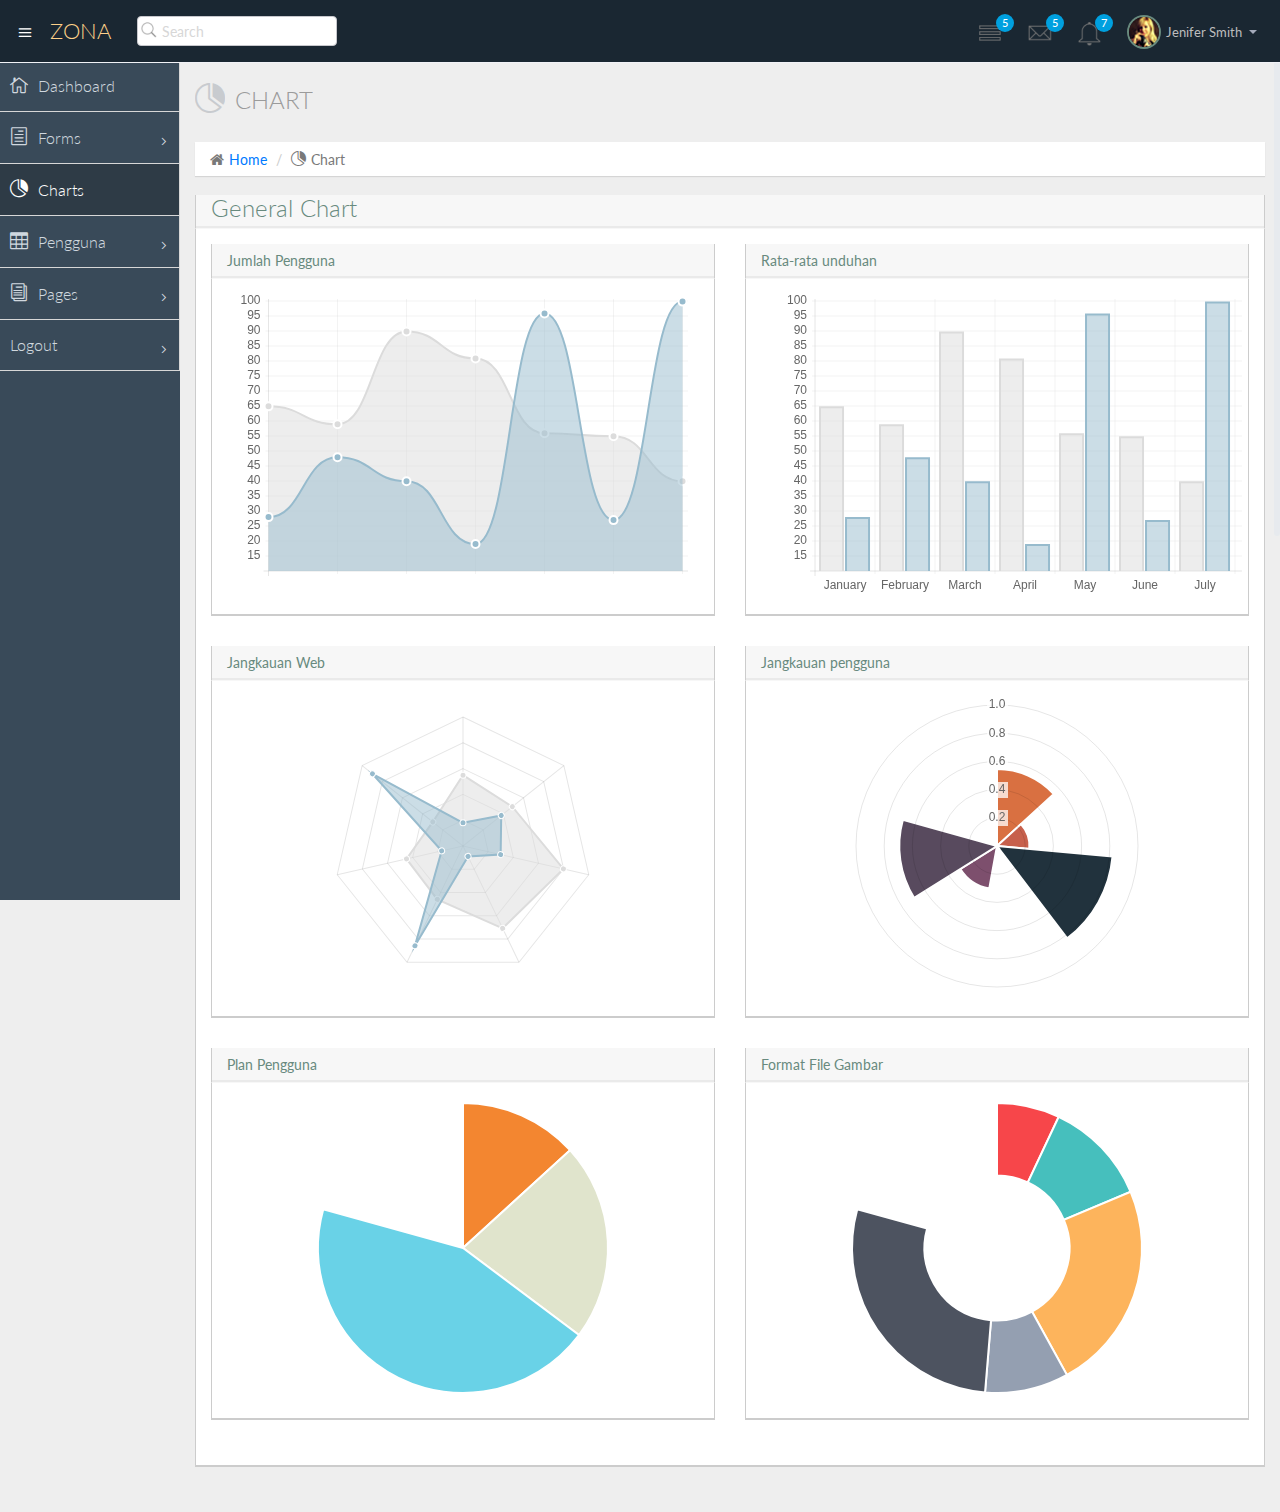
<file: ADMIN-WEB/chart-chartjs.html>
<!DOCTYPE html>
<html lang="en">

<head>
  <meta charset="utf-8">
  <meta name="viewport" content="width=device-width, initial-scale=1.0">
  <link rel="shortcut icon" href="img/zonaicon.png">


  <title>Charts | ZONA</title>

  <!-- Bootstrap CSS -->
  <link href="css/bootstrap.min.css" rel="stylesheet">
  <!-- bootstrap theme -->
  <link href="css/bootstrap-theme.css" rel="stylesheet">
  <!--external css-->
  <!-- font icon -->
  <link href="css/elegant-icons-style.css" rel="stylesheet" />
  <link href="css/font-awesome.min.css" rel="stylesheet" />
  <!-- Custom styles -->
  <link href="css/style.css" rel="stylesheet">
  <link href="css/style-responsive.css" rel="stylesheet" />

  <!-- HTML5 shim and Respond.js IE8 support of HTML5 -->
  <!--[if lt IE 9]>
      <script src="js/html5shiv.js"></script>
      <script src="js/respond.min.js"></script>
      <script src="js/lte-ie7.js"></script>
    <![endif]-->

    <!-- =======================================================
      Theme Name: NiceAdmin
      Theme URL: https://bootstrapmade.com/nice-admin-bootstrap-admin-html-template/
      Author: BootstrapMade
      Author URL: https://bootstrapmade.com
    ======================================================= -->
</head>

<body>
  <!-- container section start -->
  <section id="container" class="">
    <!--header start-->

    <header class="header dark-bg">
      <div class="toggle-nav">
        <div class="icon-reorder tooltips" data-original-title="Toggle Navigation" data-placement="bottom"><i class="icon_menu"></i></div>
      </div>

      <!--logo start-->
      <a href="index.html" class="logo">ZONA</a>
      <!--logo end-->

      <div class="nav search-row" id="top_menu">
        <!--  search form start -->
        <ul class="nav top-menu">
          <li>
            <form class="navbar-form">
              <input class="form-control" placeholder="Search" type="text">
            </form>
          </li>
        </ul>
        <!--  search form end -->
      </div>

      <div class="top-nav notification-row">
        <!-- notificatoin dropdown start-->
        <ul class="nav pull-right top-menu">

          <!-- task notificatoin start -->
          <li id="task_notificatoin_bar" class="dropdown">
            <a data-toggle="dropdown" class="dropdown-toggle" href="#">
                            <i class="icon-task-l"></i>
                            <span class="badge bg-important">5</span>
                        </a>
            <ul class="dropdown-menu extended tasks-bar">
              <div class="notify-arrow notify-arrow-blue"></div>
              <li>
                <p class="blue">You have 5 pending tasks</p>
              </li>
              <li>
                <a href="#">
                  <div class="task-info">
                    <div class="desc">Design PSD </div>
                    <div class="percent">90%</div>
                  </div>
                  <div class="progress progress-striped">
                    <div class="progress-bar progress-bar-success" role="progressbar" aria-valuenow="90" aria-valuemin="0" aria-valuemax="100" style="width: 90%">
                      <span class="sr-only">90% Complete (success)</span>
                    </div>
                  </div>
                </a>
              </li>
              <li>
                <a href="#">
                  <div class="task-info">
                    <div class="desc">
                      Project 1
                    </div>
                    <div class="percent">30%</div>
                  </div>
                  <div class="progress progress-striped">
                    <div class="progress-bar progress-bar-warning" role="progressbar" aria-valuenow="30" aria-valuemin="0" aria-valuemax="100" style="width: 30%">
                      <span class="sr-only">30% Complete (warning)</span>
                    </div>
                  </div>
                </a>
              </li>
              <li>
                <a href="#">
                  <div class="task-info">
                    <div class="desc">Digital Marketing</div>
                    <div class="percent">80%</div>
                  </div>
                  <div class="progress progress-striped">
                    <div class="progress-bar progress-bar-info" role="progressbar" aria-valuenow="80" aria-valuemin="0" aria-valuemax="100" style="width: 80%">
                      <span class="sr-only">80% Complete</span>
                    </div>
                  </div>
                </a>
              </li>
              <li>
                <a href="#">
                  <div class="task-info">
                    <div class="desc">Logo Designing</div>
                    <div class="percent">78%</div>
                  </div>
                  <div class="progress progress-striped">
                    <div class="progress-bar progress-bar-danger" role="progressbar" aria-valuenow="78" aria-valuemin="0" aria-valuemax="100" style="width: 78%">
                      <span class="sr-only">78% Complete (danger)</span>
                    </div>
                  </div>
                </a>
              </li>
              <li>
                <a href="#">
                  <div class="task-info">
                    <div class="desc">Mobile App</div>
                    <div class="percent">50%</div>
                  </div>
                  <div class="progress progress-striped active">
                    <div class="progress-bar" role="progressbar" aria-valuenow="50" aria-valuemin="0" aria-valuemax="100" style="width: 50%">
                      <span class="sr-only">50% Complete</span>
                    </div>
                  </div>

                </a>
              </li>
              <li class="external">
                <a href="#">See All Tasks</a>
              </li>
            </ul>
          </li>
          <!-- task notificatoin end -->
          <!-- inbox notificatoin start-->
          <li id="mail_notificatoin_bar" class="dropdown">
            <a data-toggle="dropdown" class="dropdown-toggle" href="#">
                            <i class="icon-envelope-l"></i>
                            <span class="badge bg-important">5</span>
                        </a>
            <ul class="dropdown-menu extended inbox">
              <div class="notify-arrow notify-arrow-blue"></div>
              <li>
                <p class="blue">You have 5 new messages</p>
              </li>
              <li>
                <a href="#">
                                    <span class="photo"><img alt="avatar" src="./img/avatar-mini.jpg"></span>
                                    <span class="subject">
                                    <span class="from">Greg  Martin</span>
                                    <span class="time">1 min</span>
                                    </span>
                                    <span class="message">
                                        I really like this admin panel.
                                    </span>
                                </a>
              </li>
              <li>
                <a href="#">
                                    <span class="photo"><img alt="avatar" src="./img/avatar-mini2.jpg"></span>
                                    <span class="subject">
                                    <span class="from">Bob   Mckenzie</span>
                                    <span class="time">5 mins</span>
                                    </span>
                                    <span class="message">
                                     Hi, What is next project plan?
                                    </span>
                                </a>
              </li>
              <li>
                <a href="#">
                                    <span class="photo"><img alt="avatar" src="./img/avatar-mini3.jpg"></span>
                                    <span class="subject">
                                    <span class="from">Phillip   Park</span>
                                    <span class="time">2 hrs</span>
                                    </span>
                                    <span class="message">
                                        I am like to buy this Admin Template.
                                    </span>
                                </a>
              </li>
              <li>
                <a href="#">
                                    <span class="photo"><img alt="avatar" src="./img/avatar-mini4.jpg"></span>
                                    <span class="subject">
                                    <span class="from">Ray   Munoz</span>
                                    <span class="time">1 day</span>
                                    </span>
                                    <span class="message">
                                        Icon fonts are great.
                                    </span>
                                </a>
              </li>
              <li>
                <a href="#">See all messages</a>
              </li>
            </ul>
          </li>
          <!-- inbox notificatoin end -->
          <!-- alert notification start-->
          <li id="alert_notificatoin_bar" class="dropdown">
            <a data-toggle="dropdown" class="dropdown-toggle" href="#">

                            <i class="icon-bell-l"></i>
                            <span class="badge bg-important">7</span>
                        </a>
            <ul class="dropdown-menu extended notification">
              <div class="notify-arrow notify-arrow-blue"></div>
              <li>
                <p class="blue">You have 4 new notifications</p>
              </li>
              <li>
                <a href="#">
                                    <span class="label label-primary"><i class="icon_profile"></i></span>
                                    Friend Request
                                    <span class="small italic pull-right">5 mins</span>
                                </a>
              </li>
              <li>
                <a href="#">
                                    <span class="label label-warning"><i class="icon_pin"></i></span>
                                    John location.
                                    <span class="small italic pull-right">50 mins</span>
                                </a>
              </li>
              <li>
                <a href="#">
                                    <span class="label label-danger"><i class="icon_book_alt"></i></span>
                                    Project 3 Completed.
                                    <span class="small italic pull-right">1 hr</span>
                                </a>
              </li>
              <li>
                <a href="#">
                                    <span class="label label-success"><i class="icon_like"></i></span>
                                    Mick appreciated your work.
                                    <span class="small italic pull-right"> Today</span>
                                </a>
              </li>
              <li>
                <a href="#">See all notifications</a>
              </li>
            </ul>
          </li>
          <!-- alert notification end-->
          <!-- user login dropdown start-->
          <li class="dropdown">
            <a data-toggle="dropdown" class="dropdown-toggle" href="#">
                            <span class="profile-ava">
                                <img alt="" src="img/avatar1_small.jpg">
                            </span>
                            <span class="username">Jenifer Smith</span>
                            <b class="caret"></b>
                        </a>
            <ul class="dropdown-menu extended logout">
              <div class="log-arrow-up"></div>
              <li class="eborder-top">
                <a href="profile.html"><i class="icon_profile"></i> My Profile</a>
              </li>
              <li>
                <a href="#"><i class="icon_mail_alt"></i> My Inbox</a>
              </li>
              <li>
                <a href="#"><i class="icon_clock_alt"></i> Timeline</a>
              </li>
              <li>
                <a href="../index.html"><i class="icon_key_alt"></i> Log Out</a>
              </li>
            </ul>
          </li>
          <!-- user login dropdown end -->
        </ul>
        <!-- notificatoin dropdown end-->
      </div>
      </header>
      <!--header end-->

      <!--sidebar start-->
      <aside>
        <div id="sidebar" class="nav-collapse ">
          <!-- sidebar menu start-->
          <ul class="sidebar-menu">
            <li class="sub-menu">
              <a class="" href="index.html">
                <i class="icon_house_alt"></i>
                <span>Dashboard</span>
              </a>
            </li>
            <li class="sub-menu">
              <a href="javascript:;" class="">
                <i class="icon_document_alt"></i>
                <span>Forms</span>
                <span class="menu-arrow arrow_carrot-right"></span>
              </a>
              <ul class="sub">
                <li><a class="" href="form_component.html">Upload Foto</a></li>
                <li><a class="" href="form_validation.html">Input Pengguna</a></li>
              </ul>
            </li>
            <li class="active">
              <a class="" href="chart-chartjs.html">
                <i class="icon_piechart"></i>
                <span>Charts</span>
  
              </a>
  
            </li>
  
            <li class="sub-menu">
              <a href="javascript:;" class="">
                <i class="icon_table"></i>
                <span>Pengguna</span>
                <span class="menu-arrow arrow_carrot-right"></span>
              </a>
              <ul class="sub">
                <li><a class="" href="basic_table.html">Daftar Pengguna</a></li>
              </ul>
            </li>
  
            <li class="sub-menu">
              <a href="javascript:;" class="">
                <i class="icon_documents_alt"></i>
                <span>Pages</span>
                <span class="menu-arrow arrow_carrot-right"></span>
              </a>
            <ul class="sub">
              <li><a class="" href="profile.html">Profile</a></li>
              <li><a class="" href="login.html"><span>Login Page</span></a></li>
              <li><a class="" href="404.html">404 Error</a></li>
            </ul>
            </li>
            
          <li class="sub-menu">
            <a href="javascript:;" class="">
              <span>Logout</span>
              <span class="menu-arrow arrow_carrot-right"></span>
            </a>
            <ul class="sub">
              <li><a class="" href="../index.html">Logout from admin</a></li>
            </ul>

          </li>

  
          </ul>
          <!-- sidebar menu end-->
        </div>
      </aside>
      <!--sidebar end-->

      <!--main content start-->
      <section id="main-content">
        <section class="wrapper">
          <div class="row">
            <div class="col-lg-12">
              <h3 class="page-header"><i class="icon_piechart"></i> Chart</h3>
              <ol class="breadcrumb">
                <li><i class="fa fa-home"></i><a href="index.html">Home</a></li>
                <li><i class="icon_piechart"></i>Chart</li>

              </ol>
            </div>
          </div>
          <div class="row">
            <!-- chart morris start -->
            <div class="col-lg-12">
              <section class="panel">
                <header class="panel-heading">
                  <h3>General Chart</Char>
                      </header>
                      <div class="panel-body">
                        <div class="tab-pane" id="chartjs">
                      <div class="row">
                          <!-- Line -->
                          <div class="col-lg-6">
                              <section class="panel">
                                  <header class="panel-heading">
                                      Jumlah Pengguna
                                  </header>
                                  <div class="panel-body text-center">
                                      <canvas id="line" height="300" width="450"></canvas>
                                  </div>
                              </section>
                          </div>
                          <!-- Bar -->
                          <div class="col-lg-6">
                              <section class="panel">
                                  <header class="panel-heading">
                                      Rata-rata unduhan
                                  </header>
                                  <div class="panel-body text-center">
                                      <canvas id="bar" height="300" width="500"></canvas>
                                  </div>
                              </section>
                          </div>
                      </div>
                      <div class="row">
                          <!-- Radar -->
                          <div class="col-lg-6">
                              <section class="panel">
                                  <header class="panel-heading">
                                      Jangkauan Web
                                  </header>
                                  <div class="panel-body text-center">
                                      <canvas id="radar" height="300" width="400"></canvas>
                                  </div>
                              </section>
                          </div>
                          <!-- Polar Area -->
                          <div class="col-lg-6">
                              <section class="panel">
                                  <header class="panel-heading">
                                      Jangkauan pengguna
                                  </header>
                                  <div class="panel-body text-center">
                                      <canvas id="polarArea" height="300" width="400"></canvas>
                                  </div>
                              </section>
                          </div>
                      </div>
                      <div class="row">

                          <!-- Pie -->
                          <div class="col-lg-6">
                              <section class="panel">
                                  <header class="panel-heading">
                                      Plan Pengguna
                                  </header>
                                  <div class="panel-body text-center">
                                      <canvas id="pie" height="300" width="400"></canvas>
                                  </div>
                              </section>
                          </div>
                          <!-- Doughnut -->
                          <div class="col-lg-6">
                              <section class="panel">
                                  <header class="panel-heading">
                                      Format File Gambar
                                  </header>
                                  <div class="panel-body text-center">
                                      <canvas id="doughnut" height="300" width="400"></canvas>
                                  </div>
                              </section>
                          </div>
                      </div>
                  </div>
                      </div>
                      </div>
                    </section>
              </div>
              <!-- chart morris start -->
            </div>
      </section>
      <!--main content end-->
    </section>
    <!-- container section end -->
    <!-- javascripts -->
    <script src="js/jquery.js"></script>
    <script src="js/jquery-1.8.3.min.js"></script>
    <script src="js/bootstrap.min.js"></script>
    <!-- nice scroll -->
    <script src="js/jquery.scrollTo.min.js"></script>
    <script src="js/jquery.nicescroll.js" type="text/javascript"></script>
    <!-- chartjs -->
    <script src="assets/chart-master/Chart.js"></script>
    <!-- custom chart script for this page only-->
    <script src="js/chartjs-custom.js"></script>
    <!--custome script for all page-->
    <script src="js/scripts.js"></script>

  </body>
</html>
</file>
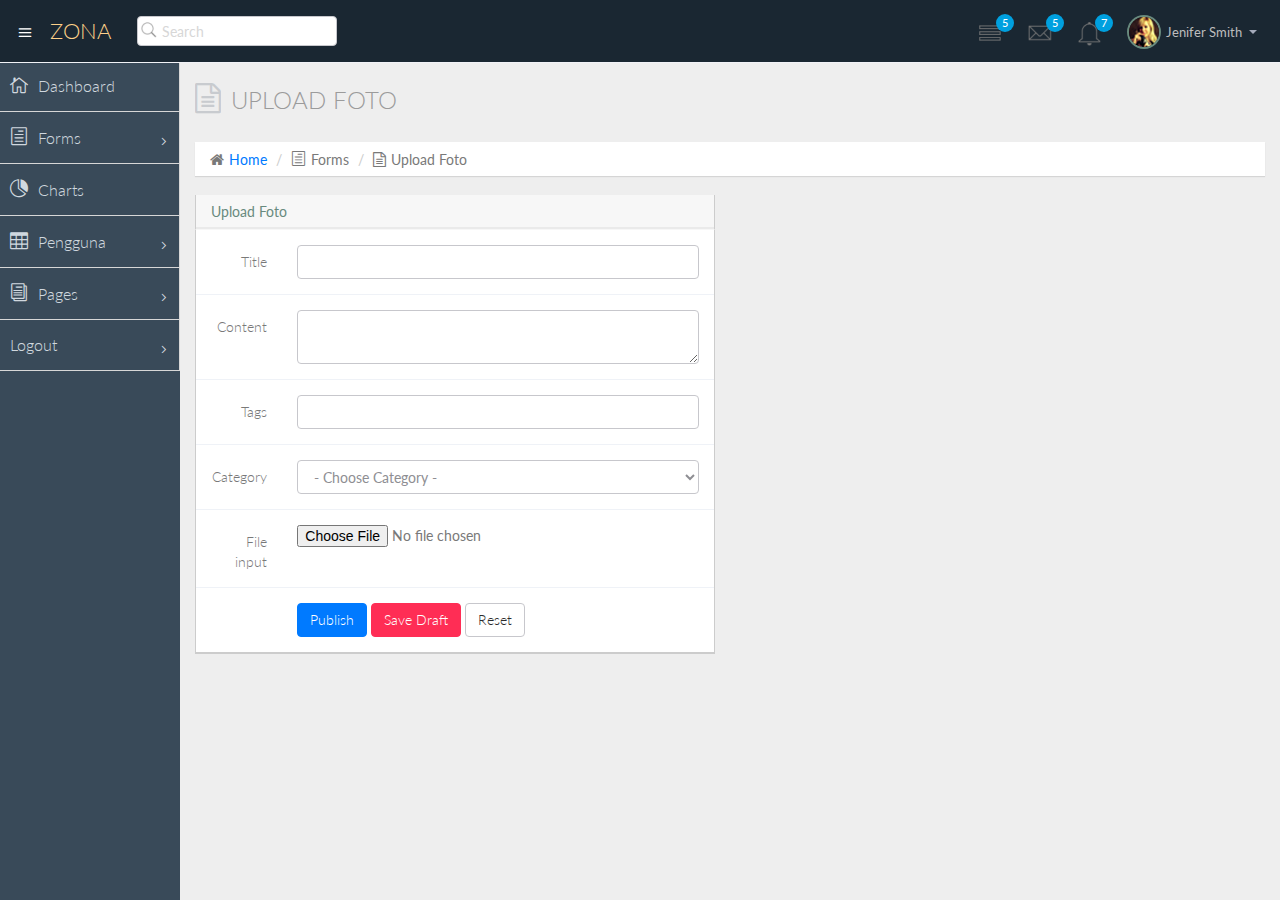
<file: ADMIN-WEB/form_component.html>
<!DOCTYPE html>
<html lang="en">

<head>
  <meta charset="utf-8">
  <meta name="viewport" content="width=device-width, initial-scale=1.0">
  <link rel="shortcut icon" href="img/zonaicon.png">


  <title>Forms | ZONA</title>

  <!-- Bootstrap CSS -->
  <link href="css/bootstrap.min.css" rel="stylesheet">
  <!-- bootstrap theme -->
  <link href="css/bootstrap-theme.css" rel="stylesheet">
  <!--external css-->
  <!-- font icon -->
  <link href="css/elegant-icons-style.css" rel="stylesheet" />
  <link href="css/font-awesome.min.css" rel="stylesheet" />
  <link href="css/daterangepicker.css" rel="stylesheet" />
  <link href="css/bootstrap-datepicker.css" rel="stylesheet" />
  <link href="css/bootstrap-colorpicker.css" rel="stylesheet" />
  <!-- date picker -->

  <!-- color picker -->

  <!-- Custom styles -->
  <link href="css/style.css" rel="stylesheet">
  <link href="css/style-responsive.css" rel="stylesheet" />

  <!-- HTML5 shim and Respond.js IE8 support of HTML5 -->
  <!--[if lt IE 9]>
      <script src="js/html5shiv.js"></script>
      <script src="js/respond.min.js"></script>
      <script src="js/lte-ie7.js"></script>
    <![endif]-->

  <!-- =======================================================
      Theme Name: NiceAdmin
      Theme URL: https://bootstrapmade.com/nice-admin-bootstrap-admin-html-template/
      Author: BootstrapMade
      Author URL: https://bootstrapmade.com
    ======================================================= -->
</head>

<body>

  <!-- container section start -->
  <section id="container" class="">
    <!--header start-->
    <header class="header dark-bg">
      <div class="toggle-nav">
        <div class="icon-reorder tooltips" data-original-title="Toggle Navigation" data-placement="bottom"><i
            class="icon_menu"></i></div>
      </div>

      <!--logo start-->
      <a href="index.html" class="logo">ZONA</a>
      <!--logo end-->

      <div class="nav search-row" id="top_menu">
        <!--  search form start -->
        <ul class="nav top-menu">
          <li>
            <form class="navbar-form">
              <input class="form-control" placeholder="Search" type="text">
            </form>
          </li>
        </ul>
        <!--  search form end -->
      </div>

      <div class="top-nav notification-row">
        <!-- notificatoin dropdown start-->
        <ul class="nav pull-right top-menu">

          <!-- task notificatoin start -->
          <li id="task_notificatoin_bar" class="dropdown">
            <a data-toggle="dropdown" class="dropdown-toggle" href="#">
              <i class="icon-task-l"></i>
              <span class="badge bg-important">5</span>
            </a>
            <ul class="dropdown-menu extended tasks-bar">
              <div class="notify-arrow notify-arrow-blue"></div>
              <li>
                <p class="blue">You have 5 pending tasks</p>
              </li>
              <li>
                <a href="#">
                  <div class="task-info">
                    <div class="desc">Design PSD </div>
                    <div class="percent">90%</div>
                  </div>
                  <div class="progress progress-striped">
                    <div class="progress-bar progress-bar-success" role="progressbar" aria-valuenow="90"
                      aria-valuemin="0" aria-valuemax="100" style="width: 90%">
                      <span class="sr-only">90% Complete (success)</span>
                    </div>
                  </div>
                </a>
              </li>
              <li>
                <a href="#">
                  <div class="task-info">
                    <div class="desc">
                      Project 1
                    </div>
                    <div class="percent">30%</div>
                  </div>
                  <div class="progress progress-striped">
                    <div class="progress-bar progress-bar-warning" role="progressbar" aria-valuenow="30"
                      aria-valuemin="0" aria-valuemax="100" style="width: 30%">
                      <span class="sr-only">30% Complete (warning)</span>
                    </div>
                  </div>
                </a>
              </li>
              <li>
                <a href="#">
                  <div class="task-info">
                    <div class="desc">Digital Marketing</div>
                    <div class="percent">80%</div>
                  </div>
                  <div class="progress progress-striped">
                    <div class="progress-bar progress-bar-info" role="progressbar" aria-valuenow="80" aria-valuemin="0"
                      aria-valuemax="100" style="width: 80%">
                      <span class="sr-only">80% Complete</span>
                    </div>
                  </div>
                </a>
              </li>
              <li>
                <a href="#">
                  <div class="task-info">
                    <div class="desc">Logo Designing</div>
                    <div class="percent">78%</div>
                  </div>
                  <div class="progress progress-striped">
                    <div class="progress-bar progress-bar-danger" role="progressbar" aria-valuenow="78"
                      aria-valuemin="0" aria-valuemax="100" style="width: 78%">
                      <span class="sr-only">78% Complete (danger)</span>
                    </div>
                  </div>
                </a>
              </li>
              <li>
                <a href="#">
                  <div class="task-info">
                    <div class="desc">Mobile App</div>
                    <div class="percent">50%</div>
                  </div>
                  <div class="progress progress-striped active">
                    <div class="progress-bar" role="progressbar" aria-valuenow="50" aria-valuemin="0"
                      aria-valuemax="100" style="width: 50%">
                      <span class="sr-only">50% Complete</span>
                    </div>
                  </div>

                </a>
              </li>
              <li class="external">
                <a href="#">See All Tasks</a>
              </li>
            </ul>
          </li>
          <!-- task notificatoin end -->
          <!-- inbox notificatoin start-->
          <li id="mail_notificatoin_bar" class="dropdown">
            <a data-toggle="dropdown" class="dropdown-toggle" href="#">
              <i class="icon-envelope-l"></i>
              <span class="badge bg-important">5</span>
            </a>
            <ul class="dropdown-menu extended inbox">
              <div class="notify-arrow notify-arrow-blue"></div>
              <li>
                <p class="blue">You have 5 new messages</p>
              </li>
              <li>
                <a href="#">
                  <span class="photo"><img alt="avatar" src="./img/avatar-mini.jpg"></span>
                  <span class="subject">
                    <span class="from">Greg Martin</span>
                    <span class="time">1 min</span>
                  </span>
                  <span class="message">
                    I really like this admin panel.
                  </span>
                </a>
              </li>
              <li>
                <a href="#">
                  <span class="photo"><img alt="avatar" src="./img/avatar-mini2.jpg"></span>
                  <span class="subject">
                    <span class="from">Bob Mckenzie</span>
                    <span class="time">5 mins</span>
                  </span>
                  <span class="message">
                    Hi, What is next project plan?
                  </span>
                </a>
              </li>
              <li>
                <a href="#">
                  <span class="photo"><img alt="avatar" src="./img/avatar-mini3.jpg"></span>
                  <span class="subject">
                    <span class="from">Phillip Park</span>
                    <span class="time">2 hrs</span>
                  </span>
                  <span class="message">
                    I am like to buy this Admin Template.
                  </span>
                </a>
              </li>
              <li>
                <a href="#">
                  <span class="photo"><img alt="avatar" src="./img/avatar-mini4.jpg"></span>
                  <span class="subject">
                    <span class="from">Ray Munoz</span>
                    <span class="time">1 day</span>
                  </span>
                  <span class="message">
                    Icon fonts are great.
                  </span>
                </a>
              </li>
              <li>
                <a href="#">See all messages</a>
              </li>
            </ul>
          </li>
          <!-- inbox notificatoin end -->
          <!-- alert notification start-->
          <li id="alert_notificatoin_bar" class="dropdown">
            <a data-toggle="dropdown" class="dropdown-toggle" href="#">

              <i class="icon-bell-l"></i>
              <span class="badge bg-important">7</span>
            </a>
            <ul class="dropdown-menu extended notification">
              <div class="notify-arrow notify-arrow-blue"></div>
              <li>
                <p class="blue">You have 4 new notifications</p>
              </li>
              <li>
                <a href="#">
                  <span class="label label-primary"><i class="icon_profile"></i></span>
                  Friend Request
                  <span class="small italic pull-right">5 mins</span>
                </a>
              </li>
              <li>
                <a href="#">
                  <span class="label label-warning"><i class="icon_pin"></i></span>
                  John location.
                  <span class="small italic pull-right">50 mins</span>
                </a>
              </li>
              <li>
                <a href="#">
                  <span class="label label-danger"><i class="icon_book_alt"></i></span>
                  Project 3 Completed.
                  <span class="small italic pull-right">1 hr</span>
                </a>
              </li>
              <li>
                <a href="#">
                  <span class="label label-success"><i class="icon_like"></i></span>
                  Mick appreciated your work.
                  <span class="small italic pull-right"> Today</span>
                </a>
              </li>
              <li>
                <a href="#">See all notifications</a>
              </li>
            </ul>
          </li>
          <!-- alert notification end-->
          <!-- user login dropdown start-->
          <li class="dropdown">
            <a data-toggle="dropdown" class="dropdown-toggle" href="#">
              <span class="profile-ava">
                <img alt="" src="img/avatar1_small.jpg">
              </span>
              <span class="username">Jenifer Smith</span>
              <b class="caret"></b>
            </a>
            <ul class="dropdown-menu extended logout">
              <div class="log-arrow-up"></div>
              <li class="eborder-top">
                <a href="profile.html"><i class="icon_profile"></i> My Profile</a>
              </li>
              <li>
                <a href="#"><i class="icon_mail_alt"></i> My Inbox</a>
              </li>
              <li>
                <a href="#"><i class="icon_clock_alt"></i> Timeline</a>
              </li>
              <li>
                <a href="../index.html"><i class="icon_key_alt"></i> Log Out</a>
              </li>
            </ul>
          </li>
          <!-- user login dropdown end -->
        </ul>
        <!-- notificatoin dropdown end-->
      </div>
    </header>
    <!--header end-->

    <!--sidebar start-->
    <aside>
      <div id="sidebar" class="nav-collapse ">
        <!-- sidebar menu start-->
        <ul class="sidebar-menu">
          <li class="sub-menu">
            <a class="" href="index.html">
              <i class="icon_house_alt"></i>
              <span>Dashboard</span>
            </a>
          </li>
          <li class="sub-menu">
            <a href="javascript:;" class="">
              <i class="icon_document_alt"></i>
              <span>Forms</span>
              <span class="menu-arrow arrow_carrot-right"></span>
            </a>
            <ul class="sub">
              <li class="active"><a class="" href="form_component.html">Upload Foto</a></li>
              <li><a class="" href="form_validation.html">Input Pengguna</a></li>
            </ul>
          </li>
          <li>
            <a class="" href="chart-chartjs.html">
              <i class="icon_piechart"></i>
              <span>Charts</span>

            </a>

          </li>

          <li class="sub-menu">
            <a href="javascript:;" class="">
              <i class="icon_table"></i>
              <span>Pengguna</span>
              <span class="menu-arrow arrow_carrot-right"></span>
            </a>
            <ul class="sub">
              <li><a class="" href="basic_table.html">Daftar Pengguna</a></li>
            </ul>
          </li>

          <li class="sub-menu">
            <a href="javascript:;" class="">
              <i class="icon_documents_alt"></i>
              <span>Pages</span>
              <span class="menu-arrow arrow_carrot-right"></span>
            </a>
            <ul class="sub">
              <li><a class="" href="profile.html">Profile</a></li>
              <li><a class="" href="login.html"><span>Login Page</span></a></li>
              <li><a class="" href="404.html">404 Error</a></li>
            </ul>
          </li>
          
          <li class="sub-menu">
            <a href="javascript:;" class="">
              <span>Logout</span>
              <span class="menu-arrow arrow_carrot-right"></span>
            </a>
            <ul class="sub">
              <li><a class="" href="../index.html">Logout from admin</a></li>
            </ul>

          </li>


        </ul>
        <!-- sidebar menu end-->
      </div>
    </aside>
    <!--sidebar end-->

    <!--main content start-->
    <section id="main-content">
      <section class="wrapper">
        <div class="row">
          <div class="col-lg-12">
            <h3 class="page-header"><i class="fa fa-file-text-o"></i> Upload Foto</h3>
            <ol class="breadcrumb">
              <li><i class="fa fa-home"></i><a href="index.html">Home</a></li>
              <li><i class="icon_document_alt"></i>Forms</li>
              <li><i class="fa fa-file-text-o"></i>Upload Foto</li>
            </ol>
          </div>
        </div>

        <!-- Basic Forms & Horizontal Forms-->

        <div class="row">
          <div class="col-lg-6">
            <section class="panel">
              <header class="panel-heading">
                Upload Foto
              </header>

              <div class="panel-body">
                <div class="form quick-post">
                  <!-- Edit profile form (not working)-->
                  <form class="form-horizontal">
                    <!-- Title -->
                    <div class="form-group">
                      <label class="control-label col-lg-2" for="title">Title</label>
                      <div class="col-lg-10">
                        <input type="text" class="form-control" id="title">
                      </div>
                    </div>
                    <!-- Content -->
                    <div class="form-group">
                      <label class="control-label col-lg-2" for="content">Content</label>
                      <div class="col-lg-10">
                        <textarea class="form-control" id="content"></textarea>
                      </div>
                    </div>
                    <!-- Tags -->
                    <div class="form-group">
                      <label class="control-label col-lg-2" for="tags">Tags</label>
                      <div class="col-lg-10">
                        <input type="text" class="form-control" id="tags">
                      </div>
                    </div>
                    <!-- Cateogry -->
                    <div class="form-group">
                      <label class="control-label col-lg-2">Category</label>
                      <div class="col-lg-10">
                        <select class="form-control">
                          <option value="">- Choose Category -</option>
                          <option value="1">All</option>
                          <option value="2">Makanan</option>
                          <option value="3">Flora & Fauna</option>
                          <option value="4">Otomotif</option>
                        </select>
                      </div>
                    </div>

                  <div class="form-group">
                    <label class="control-label col-lg-2">File input</label>
                    <div class="col-lg-10">
                    <input type="file" id="exampleInputFile">

                    </div>
                  </div>


                    <!-- Buttons -->
                    <div class="form-group">
                      <!-- Buttons -->
                      <div class="col-lg-offset-2 col-lg-9">
                        <button type="submit" class="btn btn-primary">Publish</button>
                        <button type="submit" class="btn btn-danger">Save Draft</button>
                        <button type="reset" class="btn btn-default">Reset</button>
                      </div>
                    </div>
                  </form>
                </div>

              </div>
            </section>
          </div>
        </div>
        
        </div>
        </div>
        <!-- page end-->
      </section>
    </section>
    <!--main content end-->
  </section>
  <!-- container section end -->
  <!-- javascripts -->
  <script src="js/jquery.js"></script>
  <script src="js/bootstrap.min.js"></script>
  <!-- nice scroll -->
  <script src="js/jquery.scrollTo.min.js"></script>
  <script src="js/jquery.nicescroll.js" type="text/javascript"></script>

  <!-- jquery ui -->
  <script src="js/jquery-ui-1.9.2.custom.min.js"></script>

  <!--custom checkbox & radio-->
  <script type="text/javascript" src="js/ga.js"></script>
  <!--custom switch-->
  <script src="js/bootstrap-switch.js"></script>
  <!--custom tagsinput-->
  <script src="js/jquery.tagsinput.js"></script>

  <!-- colorpicker -->

  <!-- bootstrap-wysiwyg -->
  <script src="js/jquery.hotkeys.js"></script>
  <script src="js/bootstrap-wysiwyg.js"></script>
  <script src="js/bootstrap-wysiwyg-custom.js"></script>
  <script src="js/moment.js"></script>
  <script src="js/bootstrap-colorpicker.js"></script>
  <script src="js/daterangepicker.js"></script>
  <script src="js/bootstrap-datepicker.js"></script>
  <!-- ck editor -->
  <script type="text/javascript" src="assets/ckeditor/ckeditor.js"></script>
  <!-- custom form component script for this page-->
  <script src="js/form-component.js"></script>
  <!-- custome script for all page -->
  <script src="js/scripts.js"></script>


</body>

</html>
</file>
<file: ADMIN-WEB/css/elegant-icons-style.css>
@font-face {
	font-family: 'ElegantIcons';
	src:url('../fonts/ElegantIcons.eot');
	src:url('../fonts/ElegantIcons.eot?#iefix') format('embedded-opentype'),
		url('../fonts/ElegantIcons.woff') format('woff'),
		url('../fonts/ElegantIcons.ttf') format('truetype'),
		url('../fonts/ElegantIcons.svg#ElegantIcons') format('svg');
	font-weight: normal;
	font-style: normal;
}

/* Use the following CSS code if you want to use data attributes for inserting your icons */
[data-icon]:before {
	font-family: 'ElegantIcons';
	content: attr(data-icon);
	speak: none;
	font-weight: normal;
	font-variant: normal;
	text-transform: none;
	line-height: 1;
	-webkit-font-smoothing: antialiased;
	-moz-osx-font-smoothing: grayscale;
}

/* Use the following CSS code if you want to have a class per icon */
/*
Instead of a list of all class selectors,
you can use the generic selector below, but it's slower:
[class*="your-class-prefix"] {
*/
.arrow_up, .arrow_down, .arrow_left, .arrow_right, .arrow_left-up, .arrow_right-up, .arrow_right-down, .arrow_left-down, .arrow-up-down, .arrow_up-down_alt, .arrow_left-right_alt, .arrow_left-right, .arrow_expand_alt2, .arrow_expand_alt, .arrow_condense, .arrow_expand, .arrow_move, .arrow_carrot-up, .arrow_carrot-down, .arrow_carrot-left, .arrow_carrot-right, .arrow_carrot-2up, .arrow_carrot-2down, .arrow_carrot-2left, .arrow_carrot-2right, .arrow_carrot-up_alt2, .arrow_carrot-down_alt2, .arrow_carrot-left_alt2, .arrow_carrot-right_alt2, .arrow_carrot-2up_alt2, .arrow_carrot-2down_alt2, .arrow_carrot-2left_alt2, .arrow_carrot-2right_alt2, .arrow_triangle-up, .arrow_triangle-down, .arrow_triangle-left, .arrow_triangle-right, .arrow_triangle-up_alt2, .arrow_triangle-down_alt2, .arrow_triangle-left_alt2, .arrow_triangle-right_alt2, .arrow_back, .icon_minus-06, .icon_plus, .icon_close, .icon_check, .icon_minus_alt2, .icon_plus_alt2, .icon_close_alt2, .icon_check_alt2, .icon_zoom-out_alt, .icon_zoom-in_alt, .icon_search, .icon_box-empty, .icon_box-selected, .icon_minus-box, .icon_plus-box, .icon_box-checked, .icon_circle-empty, .icon_circle-slelected, .icon_stop_alt2, .icon_stop, .icon_pause_alt2, .icon_pause, .icon_menu, .icon_menu-square_alt2, .icon_menu-circle_alt2, .icon_ul, .icon_ol, .icon_adjust-horiz, .icon_adjust-vert, .icon_document_alt, .icon_documents_alt, .icon_pencil, .icon_pencil-edit_alt, .icon_pencil-edit, .icon_folder-alt, .icon_folder-open_alt, .icon_folder-add_alt, .icon_info_alt, .icon_error-oct_alt, .icon_error-circle_alt, .icon_error-triangle_alt, .icon_question_alt2, .icon_question, .icon_comment_alt, .icon_chat_alt, .icon_vol-mute_alt, .icon_volume-low_alt, .icon_volume-high_alt, .icon_quotations, .icon_quotations_alt2, .icon_clock_alt, .icon_lock_alt, .icon_lock-open_alt, .icon_key_alt, .icon_cloud_alt, .icon_cloud-upload_alt, .icon_cloud-download_alt, .icon_image, .icon_images, .icon_lightbulb_alt, .icon_gift_alt, .icon_house_alt, .icon_genius, .icon_mobile, .icon_tablet, .icon_laptop, .icon_desktop, .icon_camera_alt, .icon_mail_alt, .icon_cone_alt, .icon_ribbon_alt, .icon_bag_alt, .icon_creditcard, .icon_cart_alt, .icon_paperclip, .icon_tag_alt, .icon_tags_alt, .icon_trash_alt, .icon_cursor_alt, .icon_mic_alt, .icon_compass_alt, .icon_pin_alt, .icon_pushpin_alt, .icon_map_alt, .icon_drawer_alt, .icon_toolbox_alt, .icon_book_alt, .icon_calendar, .icon_film, .icon_table, .icon_contacts_alt, .icon_headphones, .icon_lifesaver, .icon_piechart, .icon_refresh, .icon_link_alt, .icon_link, .icon_loading, .icon_blocked, .icon_archive_alt, .icon_heart_alt, .icon_star_alt, .icon_star-half_alt, .icon_star, .icon_star-half, .icon_tools, .icon_tool, .icon_cog, .icon_cogs, .arrow_up_alt, .arrow_down_alt, .arrow_left_alt, .arrow_right_alt, .arrow_left-up_alt, .arrow_right-up_alt, .arrow_right-down_alt, .arrow_left-down_alt, .arrow_condense_alt, .arrow_expand_alt3, .arrow_carrot_up_alt, .arrow_carrot-down_alt, .arrow_carrot-left_alt, .arrow_carrot-right_alt, .arrow_carrot-2up_alt, .arrow_carrot-2dwnn_alt, .arrow_carrot-2left_alt, .arrow_carrot-2right_alt, .arrow_triangle-up_alt, .arrow_triangle-down_alt, .arrow_triangle-left_alt, .arrow_triangle-right_alt, .icon_minus_alt, .icon_plus_alt, .icon_close_alt, .icon_check_alt, .icon_zoom-out, .icon_zoom-in, .icon_stop_alt, .icon_menu-square_alt, .icon_menu-circle_alt, .icon_document, .icon_documents, .icon_pencil_alt, .icon_folder, .icon_folder-open, .icon_folder-add, .icon_folder_upload, .icon_folder_download, .icon_info, .icon_error-circle, .icon_error-oct, .icon_error-triangle, .icon_question_alt, .icon_comment, .icon_chat, .icon_vol-mute, .icon_volume-low, .icon_volume-high, .icon_quotations_alt, .icon_clock, .icon_lock, .icon_lock-open, .icon_key, .icon_cloud, .icon_cloud-upload, .icon_cloud-download, .icon_lightbulb, .icon_gift, .icon_house, .icon_camera, .icon_mail, .icon_cone, .icon_ribbon, .icon_bag, .icon_cart, .icon_tag, .icon_tags, .icon_trash, .icon_cursor, .icon_mic, .icon_compass, .icon_pin, .icon_pushpin, .icon_map, .icon_drawer, .icon_toolbox, .icon_book, .icon_contacts, .icon_archive, .icon_heart, .icon_profile, .icon_group, .icon_grid-2x2, .icon_grid-3x3, .icon_music, .icon_pause_alt, .icon_phone, .icon_upload, .icon_download, .social_facebook, .social_twitter, .social_pinterest, .social_googleplus, .social_tumblr, .social_tumbleupon, .social_wordpress, .social_instagram, .social_dribbble, .social_vimeo, .social_linkedin, .social_rss, .social_deviantart, .social_share, .social_myspace, .social_skype, .social_youtube, .social_picassa, .social_googledrive, .social_flickr, .social_blogger, .social_spotify, .social_delicious, .social_facebook_circle, .social_twitter_circle, .social_pinterest_circle, .social_googleplus_circle, .social_tumblr_circle, .social_stumbleupon_circle, .social_wordpress_circle, .social_instagram_circle, .social_dribbble_circle, .social_vimeo_circle, .social_linkedin_circle, .social_rss_circle, .social_deviantart_circle, .social_share_circle, .social_myspace_circle, .social_skype_circle, .social_youtube_circle, .social_picassa_circle, .social_googledrive_alt2, .social_flickr_circle, .social_blogger_circle, .social_spotify_circle, .social_delicious_circle, .social_facebook_square, .social_twitter_square, .social_pinterest_square, .social_googleplus_square, .social_tumblr_square, .social_stumbleupon_square, .social_wordpress_square, .social_instagram_square, .social_dribbble_square, .social_vimeo_square, .social_linkedin_square, .social_rss_square, .social_deviantart_square, .social_share_square, .social_myspace_square, .social_skype_square, .social_youtube_square, .social_picassa_square, .social_googledrive_square, .social_flickr_square, .social_blogger_square, .social_spotify_square, .social_delicious_square, .icon_printer, .icon_calulator, .icon_building, .icon_floppy, .icon_drive, .icon_search-2, .icon_id, .icon_id-2, .icon_puzzle, .icon_like, .icon_dislike, .icon_mug, .icon_currency, .icon_wallet, .icon_pens, .icon_easel, .icon_flowchart, .icon_datareport, .icon_briefcase, .icon_shield, .icon_percent, .icon_globe, .icon_globe-2, .icon_target, .icon_hourglass, .icon_balance, .icon_rook, .icon_printer-alt, .icon_calculator_alt, .icon_building_alt, .icon_floppy_alt, .icon_drive_alt, .icon_search_alt, .icon_id_alt, .icon_id-2_alt, .icon_puzzle_alt, .icon_like_alt, .icon_dislike_alt, .icon_mug_alt, .icon_currency_alt, .icon_wallet_alt, .icon_pens_alt, .icon_easel_alt, .icon_flowchart_alt, .icon_datareport_alt, .icon_briefcase_alt, .icon_shield_alt, .icon_percent_alt, .icon_globe_alt, .icon_clipboard {
	font-family: 'ElegantIcons';
	speak: none;
	font-style: normal;
	font-weight: normal;
	font-variant: normal;
	text-transform: none;
	line-height: 1;
	-webkit-font-smoothing: antialiased;
}
.arrow_up:before {
	content: "\21";
}
.arrow_down:before {
	content: "\22";
}
.arrow_left:before {
	content: "\23";
}
.arrow_right:before {
	content: "\24";
}
.arrow_left-up:before {
	content: "\25";
}
.arrow_right-up:before {
	content: "\26";
}
.arrow_right-down:before {
	content: "\27";
}
.arrow_left-down:before {
	content: "\28";
}
.arrow-up-down:before {
	content: "\29";
}
.arrow_up-down_alt:before {
	content: "\2a";
}
.arrow_left-right_alt:before {
	content: "\2b";
}
.arrow_left-right:before {
	content: "\2c";
}
.arrow_expand_alt2:before {
	content: "\2d";
}
.arrow_expand_alt:before {
	content: "\2e";
}
.arrow_condense:before {
	content: "\2f";
}
.arrow_expand:before {
	content: "\30";
}
.arrow_move:before {
	content: "\31";
}
.arrow_carrot-up:before {
	content: "\32";
}
.arrow_carrot-down:before {
	content: "\33";
}
.arrow_carrot-left:before {
	content: "\34";
}
.arrow_carrot-right:before {
	content: "\35";
}
.arrow_carrot-2up:before {
	content: "\36";
}
.arrow_carrot-2down:before {
	content: "\37";
}
.arrow_carrot-2left:before {
	content: "\38";
}
.arrow_carrot-2right:before {
	content: "\39";
}
.arrow_carrot-up_alt2:before {
	content: "\3a";
}
.arrow_carrot-down_alt2:before {
	content: "\3b";
}
.arrow_carrot-left_alt2:before {
	content: "\3c";
}
.arrow_carrot-right_alt2:before {
	content: "\3d";
}
.arrow_carrot-2up_alt2:before {
	content: "\3e";
}
.arrow_carrot-2down_alt2:before {
	content: "\3f";
}
.arrow_carrot-2left_alt2:before {
	content: "\40";
}
.arrow_carrot-2right_alt2:before {
	content: "\41";
}
.arrow_triangle-up:before {
	content: "\42";
}
.arrow_triangle-down:before {
	content: "\43";
}
.arrow_triangle-left:before {
	content: "\44";
}
.arrow_triangle-right:before {
	content: "\45";
}
.arrow_triangle-up_alt2:before {
	content: "\46";
}
.arrow_triangle-down_alt2:before {
	content: "\47";
}
.arrow_triangle-left_alt2:before {
	content: "\48";
}
.arrow_triangle-right_alt2:before {
	content: "\49";
}
.arrow_back:before {
	content: "\4a";
}
.icon_minus-06:before {
	content: "\4b";
}
.icon_plus:before {
	content: "\4c";
}
.icon_close:before {
	content: "\4d";
}
.icon_check:before {
	content: "\4e";
}
.icon_minus_alt2:before {
	content: "\4f";
}
.icon_plus_alt2:before {
	content: "\50";
}
.icon_close_alt2:before {
	content: "\51";
}
.icon_check_alt2:before {
	content: "\52";
}
.icon_zoom-out_alt:before {
	content: "\53";
}
.icon_zoom-in_alt:before {
	content: "\54";
}
.icon_search:before {
	content: "\55";
}
.icon_box-empty:before {
	content: "\56";
}
.icon_box-selected:before {
	content: "\57";
}
.icon_minus-box:before {
	content: "\58";
}
.icon_plus-box:before {
	content: "\59";
}
.icon_box-checked:before {
	content: "\5a";
}
.icon_circle-empty:before {
	content: "\5b";
}
.icon_circle-slelected:before {
	content: "\5c";
}
.icon_stop_alt2:before {
	content: "\5d";
}
.icon_stop:before {
	content: "\5e";
}
.icon_pause_alt2:before {
	content: "\5f";
}
.icon_pause:before {
	content: "\60";
}
.icon_menu:before {
	content: "\61";
}
.icon_menu-square_alt2:before {
	content: "\62";
}
.icon_menu-circle_alt2:before {
	content: "\63";
}
.icon_ul:before {
	content: "\64";
}
.icon_ol:before {
	content: "\65";
}
.icon_adjust-horiz:before {
	content: "\66";
}
.icon_adjust-vert:before {
	content: "\67";
}
.icon_document_alt:before {
	content: "\68";
}
.icon_documents_alt:before {
	content: "\69";
}
.icon_pencil:before {
	content: "\6a";
}
.icon_pencil-edit_alt:before {
	content: "\6b";
}
.icon_pencil-edit:before {
	content: "\6c";
}
.icon_folder-alt:before {
	content: "\6d";
}
.icon_folder-open_alt:before {
	content: "\6e";
}
.icon_folder-add_alt:before {
	content: "\6f";
}
.icon_info_alt:before {
	content: "\70";
}
.icon_error-oct_alt:before {
	content: "\71";
}
.icon_error-circle_alt:before {
	content: "\72";
}
.icon_error-triangle_alt:before {
	content: "\73";
}
.icon_question_alt2:before {
	content: "\74";
}
.icon_question:before {
	content: "\75";
}
.icon_comment_alt:before {
	content: "\76";
}
.icon_chat_alt:before {
	content: "\77";
}
.icon_vol-mute_alt:before {
	content: "\78";
}
.icon_volume-low_alt:before {
	content: "\79";
}
.icon_volume-high_alt:before {
	content: "\7a";
}
.icon_quotations:before {
	content: "\7b";
}
.icon_quotations_alt2:before {
	content: "\7c";
}
.icon_clock_alt:before {
	content: "\7d";
}
.icon_lock_alt:before {
	content: "\7e";
}
.icon_lock-open_alt:before {
	content: "\e000";
}
.icon_key_alt:before {
	content: "\e001";
}
.icon_cloud_alt:before {
	content: "\e002";
}
.icon_cloud-upload_alt:before {
	content: "\e003";
}
.icon_cloud-download_alt:before {
	content: "\e004";
}
.icon_image:before {
	content: "\e005";
}
.icon_images:before {
	content: "\e006";
}
.icon_lightbulb_alt:before {
	content: "\e007";
}
.icon_gift_alt:before {
	content: "\e008";
}
.icon_house_alt:before {
	content: "\e009";
}
.icon_genius:before {
	content: "\e00a";
}
.icon_mobile:before {
	content: "\e00b";
}
.icon_tablet:before {
	content: "\e00c";
}
.icon_laptop:before {
	content: "\e00d";
}
.icon_desktop:before {
	content: "\e00e";
}
.icon_camera_alt:before {
	content: "\e00f";
}
.icon_mail_alt:before {
	content: "\e010";
}
.icon_cone_alt:before {
	content: "\e011";
}
.icon_ribbon_alt:before {
	content: "\e012";
}
.icon_bag_alt:before {
	content: "\e013";
}
.icon_creditcard:before {
	content: "\e014";
}
.icon_cart_alt:before {
	content: "\e015";
}
.icon_paperclip:before {
	content: "\e016";
}
.icon_tag_alt:before {
	content: "\e017";
}
.icon_tags_alt:before {
	content: "\e018";
}
.icon_trash_alt:before {
	content: "\e019";
}
.icon_cursor_alt:before {
	content: "\e01a";
}
.icon_mic_alt:before {
	content: "\e01b";
}
.icon_compass_alt:before {
	content: "\e01c";
}
.icon_pin_alt:before {
	content: "\e01d";
}
.icon_pushpin_alt:before {
	content: "\e01e";
}
.icon_map_alt:before {
	content: "\e01f";
}
.icon_drawer_alt:before {
	content: "\e020";
}
.icon_toolbox_alt:before {
	content: "\e021";
}
.icon_book_alt:before {
	content: "\e022";
}
.icon_calendar:before {
	content: "\e023";
}
.icon_film:before {
	content: "\e024";
}
.icon_table:before {
	content: "\e025";
}
.icon_contacts_alt:before {
	content: "\e026";
}
.icon_headphones:before {
	content: "\e027";
}
.icon_lifesaver:before {
	content: "\e028";
}
.icon_piechart:before {
	content: "\e029";
}
.icon_refresh:before {
	content: "\e02a";
}
.icon_link_alt:before {
	content: "\e02b";
}
.icon_link:before {
	content: "\e02c";
}
.icon_loading:before {
	content: "\e02d";
}
.icon_blocked:before {
	content: "\e02e";
}
.icon_archive_alt:before {
	content: "\e02f";
}
.icon_heart_alt:before {
	content: "\e030";
}
.icon_star_alt:before {
	content: "\e031";
}
.icon_star-half_alt:before {
	content: "\e032";
}
.icon_star:before {
	content: "\e033";
}
.icon_star-half:before {
	content: "\e034";
}
.icon_tools:before {
	content: "\e035";
}
.icon_tool:before {
	content: "\e036";
}
.icon_cog:before {
	content: "\e037";
}
.icon_cogs:before {
	content: "\e038";
}
.arrow_up_alt:before {
	content: "\e039";
}
.arrow_down_alt:before {
	content: "\e03a";
}
.arrow_left_alt:before {
	content: "\e03b";
}
.arrow_right_alt:before {
	content: "\e03c";
}
.arrow_left-up_alt:before {
	content: "\e03d";
}
.arrow_right-up_alt:before {
	content: "\e03e";
}
.arrow_right-down_alt:before {
	content: "\e03f";
}
.arrow_left-down_alt:before {
	content: "\e040";
}
.arrow_condense_alt:before {
	content: "\e041";
}
.arrow_expand_alt3:before {
	content: "\e042";
}
.arrow_carrot_up_alt:before {
	content: "\e043";
}
.arrow_carrot-down_alt:before {
	content: "\e044";
}
.arrow_carrot-left_alt:before {
	content: "\e045";
}
.arrow_carrot-right_alt:before {
	content: "\e046";
}
.arrow_carrot-2up_alt:before {
	content: "\e047";
}
.arrow_carrot-2dwnn_alt:before {
	content: "\e048";
}
.arrow_carrot-2left_alt:before {
	content: "\e049";
}
.arrow_carrot-2right_alt:before {
	content: "\e04a";
}
.arrow_triangle-up_alt:before {
	content: "\e04b";
}
.arrow_triangle-down_alt:before {
	content: "\e04c";
}
.arrow_triangle-left_alt:before {
	content: "\e04d";
}
.arrow_triangle-right_alt:before {
	content: "\e04e";
}
.icon_minus_alt:before {
	content: "\e04f";
}
.icon_plus_alt:before {
	content: "\e050";
}
.icon_close_alt:before {
	content: "\e051";
}
.icon_check_alt:before {
	content: "\e052";
}
.icon_zoom-out:before {
	content: "\e053";
}
.icon_zoom-in:before {
	content: "\e054";
}
.icon_stop_alt:before {
	content: "\e055";
}
.icon_menu-square_alt:before {
	content: "\e056";
}
.icon_menu-circle_alt:before {
	content: "\e057";
}
.icon_document:before {
	content: "\e058";
}
.icon_documents:before {
	content: "\e059";
}
.icon_pencil_alt:before {
	content: "\e05a";
}
.icon_folder:before {
	content: "\e05b";
}
.icon_folder-open:before {
	content: "\e05c";
}
.icon_folder-add:before {
	content: "\e05d";
}
.icon_folder_upload:before {
	content: "\e05e";
}
.icon_folder_download:before {
	content: "\e05f";
}
.icon_info:before {
	content: "\e060";
}
.icon_error-circle:before {
	content: "\e061";
}
.icon_error-oct:before {
	content: "\e062";
}
.icon_error-triangle:before {
	content: "\e063";
}
.icon_question_alt:before {
	content: "\e064";
}
.icon_comment:before {
	content: "\e065";
}
.icon_chat:before {
	content: "\e066";
}
.icon_vol-mute:before {
	content: "\e067";
}
.icon_volume-low:before {
	content: "\e068";
}
.icon_volume-high:before {
	content: "\e069";
}
.icon_quotations_alt:before {
	content: "\e06a";
}
.icon_clock:before {
	content: "\e06b";
}
.icon_lock:before {
	content: "\e06c";
}
.icon_lock-open:before {
	content: "\e06d";
}
.icon_key:before {
	content: "\e06e";
}
.icon_cloud:before {
	content: "\e06f";
}
.icon_cloud-upload:before {
	content: "\e070";
}
.icon_cloud-download:before {
	content: "\e071";
}
.icon_lightbulb:before {
	content: "\e072";
}
.icon_gift:before {
	content: "\e073";
}
.icon_house:before {
	content: "\e074";
}
.icon_camera:before {
	content: "\e075";
}
.icon_mail:before {
	content: "\e076";
}
.icon_cone:before {
	content: "\e077";
}
.icon_ribbon:before {
	content: "\e078";
}
.icon_bag:before {
	content: "\e079";
}
.icon_cart:before {
	content: "\e07a";
}
.icon_tag:before {
	content: "\e07b";
}
.icon_tags:before {
	content: "\e07c";
}
.icon_trash:before {
	content: "\e07d";
}
.icon_cursor:before {
	content: "\e07e";
}
.icon_mic:before {
	content: "\e07f";
}
.icon_compass:before {
	content: "\e080";
}
.icon_pin:before {
	content: "\e081";
}
.icon_pushpin:before {
	content: "\e082";
}
.icon_map:before {
	content: "\e083";
}
.icon_drawer:before {
	content: "\e084";
}
.icon_toolbox:before {
	content: "\e085";
}
.icon_book:before {
	content: "\e086";
}
.icon_contacts:before {
	content: "\e087";
}
.icon_archive:before {
	content: "\e088";
}
.icon_heart:before {
	content: "\e089";
}
.icon_profile:before {
	content: "\e08a";
}
.icon_group:before {
	content: "\e08b";
}
.icon_grid-2x2:before {
	content: "\e08c";
}
.icon_grid-3x3:before {
	content: "\e08d";
}
.icon_music:before {
	content: "\e08e";
}
.icon_pause_alt:before {
	content: "\e08f";
}
.icon_phone:before {
	content: "\e090";
}
.icon_upload:before {
	content: "\e091";
}
.icon_download:before {
	content: "\e092";
}
.social_facebook:before {
	content: "\e093";
}
.social_twitter:before {
	content: "\e094";
}
.social_pinterest:before {
	content: "\e095";
}
.social_googleplus:before {
	content: "\e096";
}
.social_tumblr:before {
	content: "\e097";
}
.social_tumbleupon:before {
	content: "\e098";
}
.social_wordpress:before {
	content: "\e099";
}
.social_instagram:before {
	content: "\e09a";
}
.social_dribbble:before {
	content: "\e09b";
}
.social_vimeo:before {
	content: "\e09c";
}
.social_linkedin:before {
	content: "\e09d";
}
.social_rss:before {
	content: "\e09e";
}
.social_deviantart:before {
	content: "\e09f";
}
.social_share:before {
	content: "\e0a0";
}
.social_myspace:before {
	content: "\e0a1";
}
.social_skype:before {
	content: "\e0a2";
}
.social_youtube:before {
	content: "\e0a3";
}
.social_picassa:before {
	content: "\e0a4";
}
.social_googledrive:before {
	content: "\e0a5";
}
.social_flickr:before {
	content: "\e0a6";
}
.social_blogger:before {
	content: "\e0a7";
}
.social_spotify:before {
	content: "\e0a8";
}
.social_delicious:before {
	content: "\e0a9";
}
.social_facebook_circle:before {
	content: "\e0aa";
}
.social_twitter_circle:before {
	content: "\e0ab";
}
.social_pinterest_circle:before {
	content: "\e0ac";
}
.social_googleplus_circle:before {
	content: "\e0ad";
}
.social_tumblr_circle:before {
	content: "\e0ae";
}
.social_stumbleupon_circle:before {
	content: "\e0af";
}
.social_wordpress_circle:before {
	content: "\e0b0";
}
.social_instagram_circle:before {
	content: "\e0b1";
}
.social_dribbble_circle:before {
	content: "\e0b2";
}
.social_vimeo_circle:before {
	content: "\e0b3";
}
.social_linkedin_circle:before {
	content: "\e0b4";
}
.social_rss_circle:before {
	content: "\e0b5";
}
.social_deviantart_circle:before {
	content: "\e0b6";
}
.social_share_circle:before {
	content: "\e0b7";
}
.social_myspace_circle:before {
	content: "\e0b8";
}
.social_skype_circle:before {
	content: "\e0b9";
}
.social_youtube_circle:before {
	content: "\e0ba";
}
.social_picassa_circle:before {
	content: "\e0bb";
}
.social_googledrive_alt2:before {
	content: "\e0bc";
}
.social_flickr_circle:before {
	content: "\e0bd";
}
.social_blogger_circle:before {
	content: "\e0be";
}
.social_spotify_circle:before {
	content: "\e0bf";
}
.social_delicious_circle:before {
	content: "\e0c0";
}
.social_facebook_square:before {
	content: "\e0c1";
}
.social_twitter_square:before {
	content: "\e0c2";
}
.social_pinterest_square:before {
	content: "\e0c3";
}
.social_googleplus_square:before {
	content: "\e0c4";
}
.social_tumblr_square:before {
	content: "\e0c5";
}
.social_stumbleupon_square:before {
	content: "\e0c6";
}
.social_wordpress_square:before {
	content: "\e0c7";
}
.social_instagram_square:before {
	content: "\e0c8";
}
.social_dribbble_square:before {
	content: "\e0c9";
}
.social_vimeo_square:before {
	content: "\e0ca";
}
.social_linkedin_square:before {
	content: "\e0cb";
}
.social_rss_square:before {
	content: "\e0cc";
}
.social_deviantart_square:before {
	content: "\e0cd";
}
.social_share_square:before {
	content: "\e0ce";
}
.social_myspace_square:before {
	content: "\e0cf";
}
.social_skype_square:before {
	content: "\e0d0";
}
.social_youtube_square:before {
	content: "\e0d1";
}
.social_picassa_square:before {
	content: "\e0d2";
}
.social_googledrive_square:before {
	content: "\e0d3";
}
.social_flickr_square:before {
	content: "\e0d4";
}
.social_blogger_square:before {
	content: "\e0d5";
}
.social_spotify_square:before {
	content: "\e0d6";
}
.social_delicious_square:before {
	content: "\e0d7";
}
.icon_printer:before {
	content: "\e103";
}
.icon_calulator:before {
	content: "\e0ee";
}
.icon_building:before {
	content: "\e0ef";
}
.icon_floppy:before {
	content: "\e0e8";
}
.icon_drive:before {
	content: "\e0ea";
}
.icon_search-2:before {
	content: "\e101";
}
.icon_id:before {
	content: "\e107";
}
.icon_id-2:before {
	content: "\e108";
}
.icon_puzzle:before {
	content: "\e102";
}
.icon_like:before {
	content: "\e106";
}
.icon_dislike:before {
	content: "\e0eb";
}
.icon_mug:before {
	content: "\e105";
}
.icon_currency:before {
	content: "\e0ed";
}
.icon_wallet:before {
	content: "\e100";
}
.icon_pens:before {
	content: "\e104";
}
.icon_easel:before {
	content: "\e0e9";
}
.icon_flowchart:before {
	content: "\e109";
}
.icon_datareport:before {
	content: "\e0ec";
}
.icon_briefcase:before {
	content: "\e0fe";
}
.icon_shield:before {
	content: "\e0f6";
}
.icon_percent:before {
	content: "\e0fb";
}
.icon_globe:before {
	content: "\e0e2";
}
.icon_globe-2:before {
	content: "\e0e3";
}
.icon_target:before {
	content: "\e0f5";
}
.icon_hourglass:before {
	content: "\e0e1";
}
.icon_balance:before {
	content: "\e0ff";
}
.icon_rook:before {
	content: "\e0f8";
}
.icon_printer-alt:before {
	content: "\e0fa";
}
.icon_calculator_alt:before {
	content: "\e0e7";
}
.icon_building_alt:before {
	content: "\e0fd";
}
.icon_floppy_alt:before {
	content: "\e0e4";
}
.icon_drive_alt:before {
	content: "\e0e5";
}
.icon_search_alt:before {
	content: "\e0f7";
}
.icon_id_alt:before {
	content: "\e0e0";
}
.icon_id-2_alt:before {
	content: "\e0fc";
}
.icon_puzzle_alt:before {
	content: "\e0f9";
}
.icon_like_alt:before {
	content: "\e0dd";
}
.icon_dislike_alt:before {
	content: "\e0f1";
}
.icon_mug_alt:before {
	content: "\e0dc";
}
.icon_currency_alt:before {
	content: "\e0f3";
}
.icon_wallet_alt:before {
	content: "\e0d8";
}
.icon_pens_alt:before {
	content: "\e0db";
}
.icon_easel_alt:before {
	content: "\e0f0";
}
.icon_flowchart_alt:before {
	content: "\e0df";
}
.icon_datareport_alt:before {
	content: "\e0f2";
}
.icon_briefcase_alt:before {
	content: "\e0f4";
}
.icon_shield_alt:before {
	content: "\e0d9";
}
.icon_percent_alt:before {
	content: "\e0da";
}
.icon_globe_alt:before {
	content: "\e0de";
}
.icon_clipboard:before {
	content: "\e0e6";
}


	.glyph {
		float: left;
		text-align: center;
		padding: .75em;
		margin: .4em 1.5em .75em 0;
		width: 6em;
text-shadow: none;
	}
        .glyph_big {
        font-size: 128px;
        color: #59c5dc;
        float: left;
        margin-right: 20px;
        }

        .glyph div { padding-bottom: 10px;}

	.glyph input {
		font-family: consolas, monospace;
		font-size: 12px;
		width: 100%;
		text-align: center;
		border: 0;
		box-shadow: 0 0 0 1px #ccc;
		padding: .2em;
                -moz-border-radius: 5px;
                -webkit-border-radius: 5px;
	}
	.centered {
		margin-left: auto;
		margin-right: auto;
	}
	.glyph .fs1 {
		font-size: 2em;
	}
</file>
<file: ADMIN-WEB/assets/fullcalendar/fullcalendar/fullcalendar.css>
/*
 * FullCalendar v1.5.4 Stylesheet
 *
 * Copyright (c) 2011 Adam Shaw
 * Dual licensed under the MIT and GPL licenses, located in
 * MIT-LICENSE.txt and GPL-LICENSE.txt respectively.
 *
 * Date: Tue Sep 4 23:38:33 2012 -0700
 *
 */


.fc {
	direction: ltr;
	text-align: left;
	}
	
.fc table {
	border-collapse: collapse;
	border-spacing: 0;
	}
	
html .fc,
.fc table {
	font-size: 1em;
	}
	
.fc td,
.fc th {
	padding: 0;
	vertical-align: top;
	}



/* Header
------------------------------------------------------------------------*/

.fc-header td {
	white-space: nowrap;
	}

.fc-header-left {
	width: 25%;
	text-align: left;
	}
	
.fc-header-center {
	text-align: center;
	}
	
.fc-header-right {
	width: 25%;
	text-align: right;
	}
	
.fc-header-title {
	display: inline-block;
	vertical-align: top;
	}
	
.fc-header-title h2 {
	margin-top: 0;
	white-space: nowrap;
	}
	
.fc .fc-header-space {
	padding-left: 10px;
	}
	
.fc-header .fc-button {
	margin-bottom: 1em;
	vertical-align: top;
	}
	
/* buttons edges butting together */

.fc-header .fc-button {
	margin-right: -1px;
	}
	
.fc-header .fc-corner-right {
	margin-right: 1px; /* back to normal */
	}
	
.fc-header .ui-corner-right {
	margin-right: 0; /* back to normal */
	}
	
/* button layering (for border precedence) */
	
.fc-header .fc-state-hover,
.fc-header .ui-state-hover {
	z-index: 2;
	}
	
.fc-header .fc-state-down {
	z-index: 3;
	}

.fc-header .fc-state-active,
.fc-header .ui-state-active {
	z-index: 4;
	}
	
	
	
/* Content
------------------------------------------------------------------------*/
	
.fc-content {
	clear: both;
	}
	
.fc-view {
	width: 100%; /* needed for view switching (when view is absolute) */
	overflow: hidden;
	}
	
	

/* Cell Styles
------------------------------------------------------------------------*/

.fc-widget-header,    /* <th>, usually */
.fc-widget-content {  /* <td>, usually */
	border: 1px solid #ccc;
	}
	
.fc-state-highlight { /* <td> today cell */ /* TODO: add .fc-today to <th> */
	background: #ffc;
	}
	
.fc-cell-overlay { /* semi-transparent rectangle while dragging */
	background: #9cf;
	opacity: .2;
	filter: alpha(opacity=20); /* for IE */
	}
	


/* Buttons
------------------------------------------------------------------------*/

.fc-button {
	position: relative;
	display: inline-block;
	cursor: pointer;
	}
	
.fc-state-default { /* non-theme */
	border-style: solid;
	border-width: 1px 0;
	}
	
.fc-button-inner {
	position: relative;
	float: left;
	overflow: hidden;
	}
	
.fc-state-default .fc-button-inner { /* non-theme */
	border-style: solid;
	border-width: 0 1px;
	}
	
.fc-button-content {
	position: relative;
	float: left;
	height: 1.9em;
	line-height: 1.9em;
	padding: 0 .6em;
	white-space: nowrap;
	}
	
/* icon (for jquery ui) */
	
.fc-button-content .fc-icon-wrap {
	position: relative;
	float: left;
	top: 50%;
	}
	
.fc-button-content .ui-icon {
	position: relative;
	float: left;
	margin-top: -50%;
	*margin-top: 0;
	*top: -50%;
	}
	
/* gloss effect */
	
.fc-state-default .fc-button-effect {
	position: absolute;
	top: 50%;
	left: 0;
	}
	
.fc-state-default .fc-button-effect span {
	position: absolute;
	top: -100px;
	left: 0;
	width: 500px;
	height: 100px;
	border-width: 100px 0 0 1px;
	border-style: solid;
	border-color: #fff;
	background: #444;
	opacity: .09;
	filter: alpha(opacity=9);
	}
	
/* button states (determines colors)  */
	
.fc-state-default,
.fc-state-default .fc-button-inner {
	border-style: solid;
	border-color: #ccc #bbb #aaa;
	background: #F3F3F3;
	color: #000;
	}
	
.fc-state-hover,
.fc-state-hover .fc-button-inner {
	border-color: #999;
	}
	
.fc-state-down,
.fc-state-down .fc-button-inner {
	border-color: #555;
	background: #777;
	}
	
.fc-state-active,
.fc-state-active .fc-button-inner {
	border-color: #555;
	background: #777;
	color: #fff;
	}
	
.fc-state-disabled,
.fc-state-disabled .fc-button-inner {
	color: #999;
	border-color: #ddd;
	}
	
.fc-state-disabled {
	cursor: default;
	}
	
.fc-state-disabled .fc-button-effect {
	display: none;
	}
	
	

/* Global Event Styles
------------------------------------------------------------------------*/
	 
.fc-event {
	border-style: solid;
	border-width: 0;
	font-size: .85em;
	cursor: default;
	}
	
a.fc-event,
.fc-event-draggable {
	cursor: pointer;
	}
	
a.fc-event {
	text-decoration: none;
	}
	
.fc-rtl .fc-event {
	text-align: right;
	}
	
.fc-event-skin {
	border-color: #36c;     /* default BORDER color */
	background-color: #36c; /* default BACKGROUND color */
	color: #fff;            /* default TEXT color */
	}
	
.fc-event-inner {
	position: relative;
	width: 100%;
	height: 100%;
	border-style: solid;
	border-width: 0;
	overflow: hidden;
	}
	
.fc-event-time,
.fc-event-title {
	padding: 0 1px;
	}
	
.fc .ui-resizable-handle { /*** TODO: don't use ui-resizable anymore, change class ***/
	display: block;
	position: absolute;
	z-index: 99999;
	overflow: hidden; /* hacky spaces (IE6/7) */
	font-size: 300%;  /* */
	line-height: 50%; /* */
	}
	
	
	
/* Horizontal Events
------------------------------------------------------------------------*/

.fc-event-hori {
	border-width: 1px 0;
	margin-bottom: 1px;
	}
	
/* resizable */
	
.fc-event-hori .ui-resizable-e {
	top: 0           !important; /* importants override pre jquery ui 1.7 styles */
	right: -3px      !important;
	width: 7px       !important;
	height: 100%     !important;
	cursor: e-resize;
	}
	
.fc-event-hori .ui-resizable-w {
	top: 0           !important;
	left: -3px       !important;
	width: 7px       !important;
	height: 100%     !important;
	cursor: w-resize;
	}
	
.fc-event-hori .ui-resizable-handle {
	_padding-bottom: 14px; /* IE6 had 0 height */
	}
	
	
	
/* Fake Rounded Corners (for buttons and events)
------------------------------------------------------------*/
	
.fc-corner-left {
	margin-left: 1px;
	}
	
.fc-corner-left .fc-button-inner,
.fc-corner-left .fc-event-inner {
	margin-left: -1px;
	}
	
.fc-corner-right {
	margin-right: 1px;
	}
	
.fc-corner-right .fc-button-inner,
.fc-corner-right .fc-event-inner {
	margin-right: -1px;
	}
	
.fc-corner-top {
	margin-top: 1px;
	}
	
.fc-corner-top .fc-event-inner {
	margin-top: -1px;
	}
	
.fc-corner-bottom {
	margin-bottom: 1px;
	}
	
.fc-corner-bottom .fc-event-inner {
	margin-bottom: -1px;
	}
	
	
	
/* Fake Rounded Corners SPECIFICALLY FOR EVENTS
-----------------------------------------------------------------*/
	
.fc-corner-left .fc-event-inner {
	border-left-width: 1px;
	}
	
.fc-corner-right .fc-event-inner {
	border-right-width: 1px;
	}
	
.fc-corner-top .fc-event-inner {
	border-top-width: 1px;
	}
	
.fc-corner-bottom .fc-event-inner {
	border-bottom-width: 1px;
	}
	
	
	
/* Reusable Separate-border Table
------------------------------------------------------------*/

table.fc-border-separate {
	border-collapse: separate;
	}
	
.fc-border-separate th,
.fc-border-separate td {
	border-width: 1px 0 0 1px;
	}
	
.fc-border-separate th.fc-last,
.fc-border-separate td.fc-last {
	border-right-width: 1px;
	}
	
.fc-border-separate tr.fc-last th,
.fc-border-separate tr.fc-last td {
	border-bottom-width: 1px;
	}
	
.fc-border-separate tbody tr.fc-first td,
.fc-border-separate tbody tr.fc-first th {
	border-top-width: 0;
	}
	
	

/* Month View, Basic Week View, Basic Day View
------------------------------------------------------------------------*/

.fc-grid th {
	text-align: center;
	}
	
.fc-grid .fc-day-number {
	float: right;
	padding: 0 2px;
	}
	
.fc-grid .fc-other-month .fc-day-number {
	opacity: 0.3;
	filter: alpha(opacity=30); /* for IE */
	/* opacity with small font can sometimes look too faded
	   might want to set the 'color' property instead
	   making day-numbers bold also fixes the problem */
	}
	
.fc-grid .fc-day-content {
	clear: both;
	padding: 2px 2px 1px; /* distance between events and day edges */
	}
	
/* event styles */
	
.fc-grid .fc-event-time {
	font-weight: bold;
	}
	
/* right-to-left */
	
.fc-rtl .fc-grid .fc-day-number {
	float: left;
	}
	
.fc-rtl .fc-grid .fc-event-time {
	float: right;
	}
	
	

/* Agenda Week View, Agenda Day View
------------------------------------------------------------------------*/

.fc-agenda table {
	border-collapse: separate;
	}
	
.fc-agenda-days th {
	text-align: center;
	}
	
.fc-agenda .fc-agenda-axis {
	width: 50px;
	padding: 0 4px;
	vertical-align: middle;
	text-align: right;
	white-space: nowrap;
	font-weight: normal;
	}
	
.fc-agenda .fc-day-content {
	padding: 2px 2px 1px;
	}
	
/* make axis border take precedence */
	
.fc-agenda-days .fc-agenda-axis {
	border-right-width: 1px;
	}
	
.fc-agenda-days .fc-col0 {
	border-left-width: 0;
	}
	
/* all-day area */
	
.fc-agenda-allday th {
	border-width: 0 1px;
	}
	
.fc-agenda-allday .fc-day-content {
	min-height: 34px; /* TODO: doesnt work well in quirksmode */
	_height: 34px;
	}
	
/* divider (between all-day and slots) */
	
.fc-agenda-divider-inner {
	height: 2px;
	overflow: hidden;
	}
	
.fc-widget-header .fc-agenda-divider-inner {
	background: #eee;
	}
	
/* slot rows */
	
.fc-agenda-slots th {
	border-width: 1px 1px 0;
	}
	
.fc-agenda-slots td {
	border-width: 1px 0 0;
	background: none;
	}
	
.fc-agenda-slots td div {
	height: 20px;
	}
	
.fc-agenda-slots tr.fc-slot0 th,
.fc-agenda-slots tr.fc-slot0 td {
	border-top-width: 0;
	}

.fc-agenda-slots tr.fc-minor th,
.fc-agenda-slots tr.fc-minor td {
	border-top-style: dotted;
	}
	
.fc-agenda-slots tr.fc-minor th.ui-widget-header {
	*border-top-style: solid; /* doesn't work with background in IE6/7 */
	}
	


/* Vertical Events
------------------------------------------------------------------------*/

.fc-event-vert {
	border-width: 0 1px;
	}
	
.fc-event-vert .fc-event-head,
.fc-event-vert .fc-event-content {
	position: relative;
	z-index: 2;
	width: 100%;
	overflow: hidden;
	}
	
.fc-event-vert .fc-event-time {
	white-space: nowrap;
	font-size: 10px;
	}
	
.fc-event-vert .fc-event-bg { /* makes the event lighter w/ a semi-transparent overlay  */
	position: absolute;
	z-index: 1;
	top: 0;
	left: 0;
	width: 100%;
	height: 100%;
	background: #fff;
	opacity: .3;
	filter: alpha(opacity=30);
	}
	
.fc .ui-draggable-dragging .fc-event-bg, /* TODO: something nicer like .fc-opacity */
.fc-select-helper .fc-event-bg {
	display: none\9; /* for IE6/7/8. nested opacity filters while dragging don't work */
	}
	
/* resizable */
	
.fc-event-vert .ui-resizable-s {
	bottom: 0        !important; /* importants override pre jquery ui 1.7 styles */
	width: 100%      !important;
	height: 8px      !important;
	overflow: hidden !important;
	line-height: 8px !important;
	font-size: 11px  !important;
	font-family: monospace;
	text-align: center;
	cursor: s-resize;
	}
	
.fc-agenda .ui-resizable-resizing { /* TODO: better selector */
	_overflow: hidden;
	}
</file>
<file: ADMIN-WEB/css/fullcalendar.css>
/*
 * FullCalendar v1.5.4 Stylesheet
 *
 */


.fc {
	direction: ltr;
	text-align: left;
	}
	
.fc table {
	border-collapse: collapse;
	border-spacing: 0;
	}
	
html .fc,
.fc table {
	font-size: 1em;
	}
	
.fc td,
.fc th {
	padding: 0;
	vertical-align: top;
	}



/* Header
------------------------------------------------------------------------*/

.fc-header td {
	white-space: nowrap;
	}

.fc-header-left {
	width: 25%;
	text-align: left;
	}
	
.fc-header-center {
	text-align: center;
	}
	
.fc-header-right {
	width: 25%;
	text-align: right;
	}
	
.fc-header-title {
	display: inline-block;
	vertical-align: top;
	}
	
.fc-header-title h2 {
	margin-top: 0;
	white-space: nowrap;
	}
	
.fc .fc-header-space {
	padding-left: 10px;
	}
	
.fc-header .fc-button {
	margin-bottom: 1em;
	vertical-align: top;
	}
	
/* buttons edges butting together */

.fc-header .fc-button {
	margin-right: -1px;
	}
	
.fc-header .fc-corner-right {
	margin-right: 1px; /* back to normal */
	}
	
.fc-header .ui-corner-right {
	margin-right: 0; /* back to normal */
	}
	
/* button layering (for border precedence) */
	
.fc-header .fc-state-hover,
.fc-header .ui-state-hover {
	z-index: 2;
	}
	
.fc-header .fc-state-down {
	z-index: 3;
	}

.fc-header .fc-state-active,
.fc-header .ui-state-active {
	z-index: 4;
	}
	
	
	
/* Content
------------------------------------------------------------------------*/
	
.fc-content {
	clear: both;
	}
	
.fc-view {
	width: 100%; /* needed for view switching (when view is absolute) */
	overflow: hidden;
	}
	
	

/* Cell Styles
------------------------------------------------------------------------*/

.fc-widget-header,    /* <th>, usually */
.fc-widget-content {  /* <td>, usually */
	border: 1px solid #ccc;
	}
	
.fc-state-highlight { /* <td> today cell */ /* TODO: add .fc-today to <th> */
	background: #ffc;
	}
	
.fc-cell-overlay { /* semi-transparent rectangle while dragging */
	background: #9cf;
	opacity: .2;
	filter: alpha(opacity=20); /* for IE */
	}
	


/* Buttons
------------------------------------------------------------------------*/

.fc-button {
	position: relative;
	display: inline-block;
	cursor: pointer;
	}
	
.fc-state-default { /* non-theme */
	border-style: solid;
	border-width: 1px 0;
	}
	
.fc-button-inner {
	position: relative;
	float: left;
	overflow: hidden;
	}
	
.fc-state-default .fc-button-inner { /* non-theme */
	border-style: solid;
	border-width: 0 1px;
	}
	
.fc-button-content {
	position: relative;
	float: left;
	height: 1.9em;
	line-height: 1.9em;
	padding: 0 .6em;
	white-space: nowrap;
	}
	
/* icon (for jquery ui) */
	
.fc-button-content .fc-icon-wrap {
	position: relative;
	float: left;
	top: 50%;
	}
	
.fc-button-content .ui-icon {
	position: relative;
	float: left;
	margin-top: -50%;
	*margin-top: 0;
	*top: -50%;
	}
	
/* gloss effect */
	
.fc-state-default .fc-button-effect {
	position: absolute;
	top: 50%;
	left: 0;
	}
	
.fc-state-default .fc-button-effect span {
	position: absolute;
	top: -100px;
	left: 0;
	width: 500px;
	height: 100px;
	border-width: 100px 0 0 1px;
	border-style: solid;
	border-color: #fff;
	background: #444;
	opacity: .09;
	filter: alpha(opacity=9);
	}
	
/* button states (determines colors)  */
	
.fc-state-default,
.fc-state-default .fc-button-inner {
	border-style: solid;
	border-color: #ccc #bbb #aaa;
	background: #F3F3F3;
	color: #000;
	}
	
.fc-state-hover,
.fc-state-hover .fc-button-inner {
	border-color: #999;
	}
	
.fc-state-down,
.fc-state-down .fc-button-inner {
	border-color: #555;
	background: #777;
	}
	
.fc-state-active,
.fc-state-active .fc-button-inner {
	border-color: #555;
	background: #777;
	color: #fff;
	}
	
.fc-state-disabled,
.fc-state-disabled .fc-button-inner {
	color: #999;
	border-color: #ddd;
	}
	
.fc-state-disabled {
	cursor: default;
	}
	
.fc-state-disabled .fc-button-effect {
	display: none;
	}
	
	

/* Global Event Styles
------------------------------------------------------------------------*/
	 
.fc-event {
	border-style: solid;
	border-width: 0;
	font-size: .85em;
	cursor: default;
	}
	
a.fc-event,
.fc-event-draggable {
	cursor: pointer;
	}
	
a.fc-event {
	text-decoration: none;
	}
	
.fc-rtl .fc-event {
	text-align: right;
	}
	
.fc-event-skin {
	border-color: #36c;     /* default BORDER color */
	background-color: #36c; /* default BACKGROUND color */
	color: #fff;            /* default TEXT color */
	}
	
.fc-event-inner {
	position: relative;
	width: 100%;
	height: 100%;
	border-style: solid;
	border-width: 0;
	overflow: hidden;
	}
	
.fc-event-time,
.fc-event-title {
	padding: 0 1px;
	}
	
.fc .ui-resizable-handle { /*** TODO: don't use ui-resizable anymore, change class ***/
	display: block;
	position: absolute;
	z-index: 99999;
	overflow: hidden; /* hacky spaces (IE6/7) */
	font-size: 300%;  /* */
	line-height: 50%; /* */
	}
	
	
	
/* Horizontal Events
------------------------------------------------------------------------*/

.fc-event-hori {
	border-width: 1px 0;
	margin-bottom: 1px;
	}
	
/* resizable */
	
.fc-event-hori .ui-resizable-e {
	top: 0           !important; /* importants override pre jquery ui 1.7 styles */
	right: -3px      !important;
	width: 7px       !important;
	height: 100%     !important;
	cursor: e-resize;
	}
	
.fc-event-hori .ui-resizable-w {
	top: 0           !important;
	left: -3px       !important;
	width: 7px       !important;
	height: 100%     !important;
	cursor: w-resize;
	}
	
.fc-event-hori .ui-resizable-handle {
	_padding-bottom: 14px; /* IE6 had 0 height */
	}
	
	
	
/* Fake Rounded Corners (for buttons and events)
------------------------------------------------------------*/
	
.fc-corner-left {
	margin-left: 1px;
	}
	
.fc-corner-left .fc-button-inner,
.fc-corner-left .fc-event-inner {
	margin-left: -1px;
	}
	
.fc-corner-right {
	margin-right: 1px;
	}
	
.fc-corner-right .fc-button-inner,
.fc-corner-right .fc-event-inner {
	margin-right: -1px;
	}
	
.fc-corner-top {
	margin-top: 1px;
	}
	
.fc-corner-top .fc-event-inner {
	margin-top: -1px;
	}
	
.fc-corner-bottom {
	margin-bottom: 1px;
	}
	
.fc-corner-bottom .fc-event-inner {
	margin-bottom: -1px;
	}
	
	
	
/* Fake Rounded Corners SPECIFICALLY FOR EVENTS
-----------------------------------------------------------------*/
	
.fc-corner-left .fc-event-inner {
	border-left-width: 1px;
	}
	
.fc-corner-right .fc-event-inner {
	border-right-width: 1px;
	}
	
.fc-corner-top .fc-event-inner {
	border-top-width: 1px;
	}
	
.fc-corner-bottom .fc-event-inner {
	border-bottom-width: 1px;
	}
	
	
	
/* Reusable Separate-border Table
------------------------------------------------------------*/

table.fc-border-separate {
	border-collapse: separate;
	}
	
.fc-border-separate th,
.fc-border-separate td {
	border-width: 1px 0 0 1px;
	}
	
.fc-border-separate th.fc-last,
.fc-border-separate td.fc-last {
	border-right-width: 1px;
	}
	
.fc-border-separate tr.fc-last th,
.fc-border-separate tr.fc-last td {
	border-bottom-width: 1px;
	}
	
.fc-border-separate tbody tr.fc-first td,
.fc-border-separate tbody tr.fc-first th {
	border-top-width: 0;
	}
	
	

/* Month View, Basic Week View, Basic Day View
------------------------------------------------------------------------*/

.fc-grid th {
	text-align: center;
	}
	
.fc-grid .fc-day-number {
	float: right;
	padding: 0 2px;
	}
	
.fc-grid .fc-other-month .fc-day-number {
	opacity: 0.3;
	filter: alpha(opacity=30); /* for IE */
	/* opacity with small font can sometimes look too faded
	   might want to set the 'color' property instead
	   making day-numbers bold also fixes the problem */
	}
	
.fc-grid .fc-day-content {
	clear: both;
	padding: 2px 2px 1px; /* distance between events and day edges */
	}
	
/* event styles */
	
.fc-grid .fc-event-time {
	font-weight: bold;
	}
	
/* right-to-left */
	
.fc-rtl .fc-grid .fc-day-number {
	float: left;
	}
	
.fc-rtl .fc-grid .fc-event-time {
	float: right;
	}
	
	

/* Agenda Week View, Agenda Day View
------------------------------------------------------------------------*/

.fc-agenda table {
	border-collapse: separate;
	}
	
.fc-agenda-days th {
	text-align: center;
	}
	
.fc-agenda .fc-agenda-axis {
	width: 50px;
	padding: 0 4px;
	vertical-align: middle;
	text-align: right;
	white-space: nowrap;
	font-weight: normal;
	}
	
.fc-agenda .fc-day-content {
	padding: 2px 2px 1px;
	}
	
/* make axis border take precedence */
	
.fc-agenda-days .fc-agenda-axis {
	border-right-width: 1px;
	}
	
.fc-agenda-days .fc-col0 {
	border-left-width: 0;
	}
	
/* all-day area */
	
.fc-agenda-allday th {
	border-width: 0 1px;
	}
	
.fc-agenda-allday .fc-day-content {
	min-height: 34px; /* TODO: doesnt work well in quirksmode */
	_height: 34px;
	}
	
/* divider (between all-day and slots) */
	
.fc-agenda-divider-inner {
	height: 2px;
	overflow: hidden;
	}
	
.fc-widget-header .fc-agenda-divider-inner {
	background: #eee;
	}
	
/* slot rows */
	
.fc-agenda-slots th {
	border-width: 1px 1px 0;
	}
	
.fc-agenda-slots td {
	border-width: 1px 0 0;
	background: none;
	}
	
.fc-agenda-slots td div {
	height: 20px;
	}
	
.fc-agenda-slots tr.fc-slot0 th,
.fc-agenda-slots tr.fc-slot0 td {
	border-top-width: 0;
	}

.fc-agenda-slots tr.fc-minor th,
.fc-agenda-slots tr.fc-minor td {
	border-top-style: dotted;
	}
	
.fc-agenda-slots tr.fc-minor th.ui-widget-header {
	*border-top-style: solid; /* doesn't work with background in IE6/7 */
	}
	


/* Vertical Events
------------------------------------------------------------------------*/

.fc-event-vert {
	border-width: 0 1px;
	}
	
.fc-event-vert .fc-event-head,
.fc-event-vert .fc-event-content {
	position: relative;
	z-index: 2;
	width: 100%;
	overflow: hidden;
	}
	
.fc-event-vert .fc-event-time {
	white-space: nowrap;
	font-size: 10px;
	}
	
.fc-event-vert .fc-event-bg { /* makes the event lighter w/ a semi-transparent overlay  */
	position: absolute;
	z-index: 1;
	top: 0;
	left: 0;
	width: 100%;
	height: 100%;
	background: #fff;
	opacity: .3;
	filter: alpha(opacity=30);
	}
	
.fc .ui-draggable-dragging .fc-event-bg, /* TODO: something nicer like .fc-opacity */
.fc-select-helper .fc-event-bg {
	display: none\9; /* for IE6/7/8. nested opacity filters while dragging don't work */
	}
	
/* resizable */
	
.fc-event-vert .ui-resizable-s {
	bottom: 0        !important; /* importants override pre jquery ui 1.7 styles */
	width: 100%      !important;
	height: 8px      !important;
	overflow: hidden !important;
	line-height: 8px !important;
	font-size: 11px  !important;
	font-family: monospace;
	text-align: center;
	cursor: s-resize;
	}
	
.fc-agenda .ui-resizable-resizing { /* TODO: better selector */
	_overflow: hidden;
	}
</file>
<file: ADMIN-WEB/css/widgets.css>
/* Widget css */

/* Chat Widget starts */

.chats{
	list-style-type: none;
	margin: 0px;
}

.chats li{
	margin-bottom: 8px;
	padding-bottom: 8px;
}

.chats .by-me img{
	margin-top: 5px;
	margin-right:10px;
	padding: 1px;
	background:#fff;
	border: 1px solid #ccc;
}

.chats .by-me .chat-meta{
	font-size: 11px;
	color: #999;
}

.chats .by-me .chat-content{
	margin-left: 60px;
	position: relative; 
	background: #fff; 
	border: 1px solid #ddd;
	padding: 7px 10px;
	border-radius: 5px;
	font-size: 13px;
}

.chats .by-me .chat-content:after, .chats .by-me .chat-content:before { 
	right: 100%; 
	border: solid transparent; 
	content: " "; 
	height: 0; 
	width: 0; 
	position: absolute; 
	pointer-events: none; 
} 

.chats .by-me .chat-content:after { 
	border-color: rgba(255, 255, 255, 0); 
	border-right-color: #fff; 
	border-width: 10px; 
	top: 30%; 
	margin-top: -10px; 
} 

.chats .by-me .chat-content:before { 
	border-color: rgba(238, 238, 238, 0); 
	border-right-color: #ccc; 
	border-width: 11px; 
	top: 30%; 
	margin-top: -11px; 
}

.chats .by-other img{
	margin-top: 5px;
	margin-left:10px;
	padding: 1px;
	background:#fff;
	border: 1px solid #ccc;
}

.chats .by-other .chat-meta{
	font-size: 11px;
	color: #999;
}

.chats .by-other .chat-content{
	margin-right: 60px;
	position: relative; 
	background: #fff; 
	border: 1px solid #ddd;
	padding: 7px 10px;
	border-radius: 5px;
	font-size: 13px;
}

.chats .by-other .chat-content:after, .chats .by-other .chat-content:before { 
	left: 100%; 
	border: solid transparent; 
	content: " "; 
	height: 0; 
	width: 0; 
	position: absolute; 
	pointer-events: none; 
} 

.chats .by-other .chat-content:after { 
	border-color: rgba(255, 255, 255, 0); 
	border-left-color: #fff; 
	border-width: 10px; 
	top: 30%; 
	margin-top: -10px; 
} 

.chats .by-other .chat-content:before { 
	border-color: rgba(238, 238, 238, 0); 
	border-left-color: #ccc; 
	border-width: 11px; 
	top: 30%; 
	margin-top: -11px; 
}

/* Chat widget ends */


/* Recent posts & Comments widgets starts */


.recent-content .btn{
	font-size: 11px !important;
	margin-top: 5px;
}

.recent-meta{
	font-size: 11px;
	color: #999;
}

.recent {
	list-style-type: none;
	margin: 0px;
	font-size: 12px;
	line-height: 16px;
}

.recent img{
	margin-top: 5px;
	margin-right:10px;
	padding: 1px;
	background:#fff;
	border: 1px solid #ccc;
}

.recent li{
	margin-bottom: 8px;
	padding-bottom: 8px;
	border-bottom: 1px solid #eee;
}

/* Recent posts and comments widget ends */

/* File upload widget starts */

.file-upload{
	list-style-type: none;
	margin: 0px;
	padding:0px;
}

.file-upload li{
	padding:5px 10px;
  background-color: #fafafa;
  background: -webkit-gradient(linear, left top, left bottom, from(#fafafa), to(#f6f6f6));
  background: -webkit-linear-gradient(top, #fafafa, #f6f6f6);
  background: -moz-linear-gradient(top, #fafafa, #f6f6f6);
  background: -ms-linear-gradient(top, #fafafa, #f6f6f6);
  background: -o-linear-gradient(top, #fafafa, #f6f6f6);
  background: linear-gradient(top, #fafafa, #f6f6f6);	
  border-top: 1px solid #ccc;
}

.file-upload li:first-child{
	border-top: 0px;
}

.file-upload li:hover{
	background: #f0f0f0;
}

.file-upload .file-meta{
	font-size: 11px;
}

.file-upload .progress{
	margin: 5px 0px !important;
}

/* File upload widget ends */


/* Tasks starts */

.task{
	list-style-type: none;
	margin: 0px;
	padding:0px;
}

.task li{
	padding:10px 10px;
  background-color: #fafafa;
  background: -webkit-gradient(linear, left top, left bottom, from(#fafafa), to(#f6f6f6));
  background: -webkit-linear-gradient(top, #fafafa, #f6f6f6);
  background: -moz-linear-gradient(top, #fafafa, #f6f6f6);
  background: -ms-linear-gradient(top, #fafafa, #f6f6f6);
  background: -o-linear-gradient(top, #fafafa, #f6f6f6);
  background: linear-gradient(top, #fafafa, #f6f6f6);	
  border-top: 1px solid #ccc;
}

.task li:first-child{
	border-top: 0px;
}

.task li:hover{
	background: #f0f0f0;
}

.task i{
	width: 17px;
	height: 17px;
	background: #ccc;
	text-align: center;
	border-radius: 50px;
	font-size: 10px;
	line-height: 17px;
}

.task .label{
	margin-left: 5px;
}

.task a{
	color: #999;
}

/* Tasks ends */

/* Referrer - OS and Browser */

.referrer img{
	max-width: 20px;
	width: 20px;
	display: block;
	margin: 0 auto;
}

/* Referrer ends */

/* Latest news */

.latest-news{
	margin: 0px;
	padding: 0px;
	list-style-type: none;
}

.latest-news li{
	border-bottom: 1px solid #ddd;
	padding-bottom: 5px;
	margin-bottom: 5px;
}

.latest-news li:last-child{
	border-bottom: 0px;
	margin-bottom: 0px;
	padding-bottom: 0px;
}

.latest-news h6{
	line-height: 13px;
}

.latest-news h6 span{
	font-weight: normal;
	font-size: 11px;
	color: #666;
}

/* Quick post */

.quick-post{
	margin-top: 20px;
}

/* Project starts */

.project{
	list-style-type: none;
	margin: 0px;
	padding:0px;
}

.project li{
	padding:10px 10px;
  background-color: #fafafa;
  background: -webkit-gradient(linear, left top, left bottom, from(#fafafa), to(#f6f6f6));
  background: -webkit-linear-gradient(top, #fafafa, #f6f6f6);
  background: -moz-linear-gradient(top, #fafafa, #f6f6f6);
  background: -ms-linear-gradient(top, #fafafa, #f6f6f6);
  background: -o-linear-gradient(top, #fafafa, #f6f6f6);
  background: linear-gradient(top, #fafafa, #f6f6f6);	
  border-top: 1px solid #ccc;
}

.project li:first-child{
	border-top: 0px;
}

.project li:hover{
	background: #f0f0f0;
}

.project p{
	font-weight: bold;
	margin: 0px !important;
	padding: 0px !important
}

.project .p-meta{
	font-size: 11px;
	font-weight: normal;
	margin-left: 26px !important;
	margin-bottom: 5px !important;
}

.project .progress{
	margin:0px !important;
	padding: 0px !important;
	margin-left: 26px !important;
}

/* Proejct ends */

/* Recent Activity starts */

.activity{
	list-style-type: none;
	margin: 0px;
	padding:0px;
}

.activity li{
	padding:8px 10px;
  background-color: #fafafa;
  background: -webkit-gradient(linear, left top, left bottom, from(#fafafa), to(#f6f6f6));
  background: -webkit-linear-gradient(top, #fafafa, #f6f6f6);
  background: -moz-linear-gradient(top, #fafafa, #f6f6f6);
  background: -ms-linear-gradient(top, #fafafa, #f6f6f6);
  background: -o-linear-gradient(top, #fafafa, #f6f6f6);
  background: linear-gradient(top, #fafafa, #f6f6f6);	
  border-top: 1px solid #ccc;
}

.activity li:first-child{
	border-top: 0px;
}

.activity li:hover{
	background: #f0f0f0;
}

.activity i{
	margin-right: 5px;
}

/* Recent activity ends */

/* Google maps */

.gmap iframe{
	width: 100%;
	margin: 0px;
	padding: 0px;
}

/* Google maps ends */

/* Users starts */

.user img{
	max-width: 100px;
	border: 1px solid #aaa;
	padding: 1px;
	background: #fff;
	margin-top: 5px;
}

.user .user-pic{
	float: left;
	width: 110px;
}

.user .user-details{
	margin-left: 115px;
}

/* Users ends */
</file>
<file: ADMIN-WEB/css/style-responsive.css>
@media (min-width: 980px) {

}

@media (min-width: 768px) and (max-width: 979px) {

    .inbox-wrapper .inbox-left {
        width: 30%;
    }

    .inbox-wrapper .inbox-right {
        width: 70%;
    }

}

@media (max-width: 768px) {

    .header {
        position: absolute;
    }

    /*sidebar*/

    #sidebar {
        height: auto;
        overflow: hidden;
        position: absolute;
        width: 100%;
        z-index: 1001;
    }


    /* body container */
    #main-content {
        margin: 0px!important;
        position: none !important;
    }

    #sidebar > ul > li > a > span {
        line-height: 35px;
    }

    #sidebar > ul > li {
        margin: 0 10px 5px 10px;
    }
    #sidebar > ul > li > a {
        height:35px;
        line-height:35px;
        padding: 0 10px;
        text-align: left;
    }
    #sidebar > ul > li > a i{
        /*display: none !important;*/
    }

    .mail-info, .mail-info:hover {
        display: none !important;
    }
    #sidebar ul > li > a .arrow, #sidebar > ul > li > a .arrow.open {
        margin-right: 10px;
        margin-top: 15px;
    }

    #sidebar ul > li.active > a .arrow, #sidebar ul > li > a:hover .arrow, #sidebar ul > li > a:focus .arrow,
    #sidebar > ul > li.active > a .arrow.open, #sidebar > ul > li > a:hover .arrow.open, #sidebar > ul > li > a:focus .arrow.open{
        margin-top: 15px;
    }

    #sidebar > ul > li > a, #sidebar > ul > li > ul.sub > li {
        width: 100%;
    }
    #sidebar > ul > li > ul.sub > li > a {
        background: transparent !important ;
    }
    #sidebar > ul > li > ul.sub > li > a:hover {
        /*background: #4A8BC2 !important ;*/
    }


    /* sidebar */
    #sidebar {
        margin: 0px !important;
    }

    /* sidebar collabler */
    #sidebar .btn-navbar.collapsed .arrow {
        display: none;
    }

    #sidebar .btn-navbar .arrow {
        position: absolute;
        right: 35px;
        width: 0;
        height: 0;
        top:48px;
        border-bottom: 15px solid #282e36;
        border-left: 15px solid transparent;
        border-right: 15px solid transparent;
    }


    /*---------*/

    .btn {
        margin-bottom: 5px;
    }


    .inbox-wrapper aside {
        display: block;
    }

    .inbox-wrapper .inbox-left , .inbox-wrapper .inbox-right{
        width: 100% ;
    }

    /* full calendar fix */
    .fc-header-right {
        left:25px;
        position: absolute;
    }

    .fc-header-left .fc-button {
        margin: 0px !important;
        top: -10px !important;
    }

    .fc-header-right .fc-button {
        margin: 0px !important;
        top: -50px !important;
    }

    .fc-state-active, .fc-state-active .fc-button-inner, .fc-state-hover, .fc-state-hover .fc-button-inner {
        background: none !important;
        color: #FFFFFF !important;
    }

    .fc-state-default, .fc-state-default .fc-button-inner {
        background: none !important;
    }

    .fc-button {
        border: none !important;
        margin-right: 2px;
    }

    .fc-view {
        top: 0px !important;
    }

    .fc-button .fc-button-inner {
        margin: 0px !important;
        padding: 2px !important;
        border: none !important;
        margin-right: 2px !important;
        background-color: #fafafa !important;
        background-image: -moz-linear-gradient(top, #fafafa, #efefef) !important;
        background-image: -webkit-gradient(linear, 0 0, 0 100%, from(#fafafa), to(#efefef)) !important;
        background-image: -webkit-linear-gradient(top, #fafafa, #efefef) !important;
        background-image: -o-linear-gradient(top, #fafafa, #efefef) !important;
        background-image: linear-gradient(to bottom, #fafafa, #efefef) !important;
        filter: progid:dximagetransform.microsoft.gradient(startColorstr='#fafafa', endColorstr='#efefef', GradientType=0) !important;
        -webkit-box-shadow: 0 1px 0px rgba(255, 255, 255, .8) !important;
        -moz-box-shadow: 0 1px 0px rgba(255, 255, 255, .8) !important;
        box-shadow: 0 1px 0px rgba(255, 255, 255, .8) !important;
        -webkit-border-radius: 3px !important;
        -moz-border-radius: 3px !important;
        border-radius: 3px !important;
        color: #646464 !important;
        border: 1px solid #ddd !important;
        text-shadow: 0 1px 0px rgba(255, 255, 255, .6) !important;
        text-align: center;
    }

    .fc-button.fc-state-disabled .fc-button-inner {
        color: #bcbbbb !important;
    }

    .fc-button.fc-state-active .fc-button-inner {
        background-color: #e5e4e4 !important;
        background-image: -moz-linear-gradient(top, #e5e4e4, #dddcdc) !important;
        background-image: -webkit-gradient(linear, 0 0, 0 100%, from(#e5e4e4), to(#dddcdc)) !important;
        background-image: -webkit-linear-gradient(top, #e5e4e4, #dddcdc) !important;
        background-image: -o-linear-gradient(top, #e5e4e4, #dddcdc) !important;
        background-image: linear-gradient(to bottom, #e5e4e4, #dddcdc) !important;
        filter: progid:dximagetransform.microsoft.gradient(startColorstr='#e5e4e4', endColorstr='#dddcdc', GradientType=0) !important;
    }

    .fc-content {
        margin-top: 50px;
    }

    .fc-header-title h2 {
        line-height: 40px !important;
        font-size: 12px !important;
    }

    .fc-header {
        margin-bottom:0px !important;
    }

    /*--*/

    /*.chart-position {*/
        /*margin-top: 0px;*/
    /*}*/

    .timeline-desk .album a {
        margin-bottom: 5px;
        margin-right: 4px;
    }

    .stepy-titles li {
        margin: 10px 3px;
    }

    .mail-option .btn {
        margin-bottom: 0;
    }



}


@media (max-width: 740px) {
    #task_notificatoin_bar,#mail_notificatoin_bar,#alert_notificatoin_bar{
        display: none;
    }
}

@media (max-width: 480px) {

    .notification-row,.task_notificatoin_bar, .search-row,.knob-charts, .dont-show , .inbox-head .sr-input, .inbox-head .sr-btn{
        display: none;
    }

    .inbox-wrapper aside {
        display: block;
    }

    .inbox-wrapper .inbox-left , .inbox-wrapper .inbox-right{
        width: 100% ;
    }

    #top_menu .nav > li, ul.top-menu > li {
        float: right;
    }
    .hidden-phone {
        display: none !important;
    }

    .dataTables_filter {
        float: left;
    }

    .dataTables_info {
        margin-bottom: 10px;
    }

    .mail-option .btn {
        margin-bottom: 0;
    }

    .mail-option .inbox-pagination {
        margin-top: 10px;
        float: left;
    }

    .chart-position {
       margin-top: 0px;
     }
}

@media (max-width:320px) {
    .login-social-link a {
        padding: 15px 17px !important;
    }

    .notification-row, .search, .dont-show, .inbox-head .sr-input, .inbox-head .sr-btn {
        display: none;
    }

    .inbox-wrapper aside {
        display: block ;
    }

    .inbox-wrapper .inbox-left , .inbox-wrapper .inbox-right{
        width: 100% ;
    }

    #top_menu .nav > li, ul.top-menu > li {
        float: right;
    }

    .hidden-phone {
        display: none !important;
    }

    .dataTables_filter {
        float: left;
    }

    .dataTables_info {
        margin-bottom: 10px;
    }

    .mail-option .btn {
        margin-bottom: 0;
    }

    .mail-option .inbox-pagination {
        margin-top: 10px;
        float: left;
    }

    .chart-position {
        margin-top: 0px;
    }

}
</file>
<file: ADMIN-WEB/assets/ckeditor/samples/sample.css>
/*
Copyright (c) 2003-2013, CKSource - Frederico Knabben. All rights reserved.
For licensing, see LICENSE.html or http://ckeditor.com/license
*/

html, body, h1, h2, h3, h4, h5, h6, div, span, blockquote, p, address, form, fieldset, img, ul, ol, dl, dt, dd, li, hr, table, td, th, strong, em, sup, sub, dfn, ins, del, q, cite, var, samp, code, kbd, tt, pre
{
	line-height: 1.5em;
}

body
{
	padding: 10px 30px;
}

input, textarea, select, option, optgroup, button, td, th
{
	font-size: 100%;
}

pre, code, kbd, samp, tt
{
	font-family: monospace,monospace;
	font-size: 1em;
}

body {
    width: 960px;
    margin: 0 auto;
}

code
{
	background: #f3f3f3;
	border: 1px solid #ddd;
	padding: 1px 4px;

	-moz-border-radius: 3px;
	-webkit-border-radius: 3px;
	border-radius: 3px;
}

.new
{
	background: #FF7E00;
	border: 1px solid #DA8028;
	color: #fff;
	font-size: 10px;
	font-weight: bold;
	padding: 1px 4px;
	text-shadow: 0 1px 0 #C97626;
	text-transform: uppercase;
	margin: 0 0 0 3px;

	-moz-border-radius: 3px;
	-webkit-border-radius: 3px;
	border-radius: 3px;

	-moz-box-shadow: 0 2px 3px 0 #FFA54E inset;
	-webkit-box-shadow: 0 2px 3px 0 #FFA54E inset;
	box-shadow: 0 2px 3px 0 #FFA54E inset;
}

h1.samples
{
	color: #0782C1;
	font-size: 200%;
	font-weight: normal;
	margin: 0;
	padding: 0;
}

h1.samples a
{
	color: #0782C1;
	text-decoration: none;
	border-bottom: 1px dotted #0782C1;
}

.samples a:hover
{
	border-bottom: 1px dotted #0782C1;
}

h2.samples
{
	color: #000000;
	font-size: 130%;
	margin: 15px 0 0 0;
	padding: 0;
}

p, blockquote, address, form, pre, dl, h1.samples, h2.samples
{
	margin-bottom: 15px;
}

ul.samples
{
	margin-bottom: 15px;
}

.clear
{
	clear: both;
}

fieldset
{
	margin: 0;
	padding: 10px;
}

body, input, textarea
{
	color: #333333;
	font-family: Arial, Helvetica, sans-serif;
}

body
{
	font-size: 75%;
}

a.samples
{
	color: #189DE1;
	text-decoration: none;
}

form
{
	margin: 0;
	padding: 0;
}

pre.samples
{
	background-color: #F7F7F7;
	border: 1px solid #D7D7D7;
	overflow: auto;
	padding: 0.25em;
	white-space: pre-wrap; /* CSS 2.1 */
	word-wrap: break-word; /* IE7 */
	-moz-tab-size: 4;
	-o-tab-size: 4;
	-webkit-tab-size: 4;
	tab-size: 4;
}

#footer
{
	clear: both;
	padding-top: 10px;
}

#footer hr
{
	margin: 10px 0 15px 0;
	height: 1px;
	border: solid 1px gray;
	border-bottom: none;
}

#footer p
{
	margin: 0 10px 10px 10px;
	float: left;
}

#footer #copy
{
	float: right;
}

#outputSample
{
	width: 100%;
	table-layout: fixed;
}

#outputSample thead th
{
	color: #dddddd;
	background-color: #999999;
	padding: 4px;
	white-space: nowrap;
}

#outputSample tbody th
{
	vertical-align: top;
	text-align: left;
}

#outputSample pre
{
	margin: 0;
	padding: 0;
}

.description
{
	border: 1px dotted #B7B7B7;
	margin-bottom: 10px;
	padding: 10px 10px 0;
	overflow: hidden;
}

label
{
	display: block;
	margin-bottom: 6px;
}

/**
 *	CKEditor editables are automatically set with the "cke_editable" class
 *	plus cke_editable_(inline|themed) depending on the editor type.
 */

/* Style a bit the inline editables. */
.cke_editable.cke_editable_inline
{
	cursor: pointer;
}

/* Once an editable element gets focused, the "cke_focus" class is
   added to it, so we can style it differently. */
.cke_editable.cke_editable_inline.cke_focus
{
	box-shadow: inset 0px 0px 20px 3px #ddd, inset 0 0 1px #000;
	outline: none;
	background: #eee;
	cursor: text;
}

/* Avoid pre-formatted overflows inline editable. */
.cke_editable_inline pre
{
	white-space: pre-wrap;
	word-wrap: break-word;
}

/**
 *	Samples index styles.
 */

.twoColumns,
.twoColumnsLeft,
.twoColumnsRight
{
	overflow: hidden;
}

.twoColumnsLeft,
.twoColumnsRight
{
	width: 45%;
}

.twoColumnsLeft
{
	float: left;
}

.twoColumnsRight
{
	float: right;
}

dl.samples
{
	padding: 0 0 0 40px;
}
dl.samples > dt
{
	display: list-item;
	list-style-type: disc;
	list-style-position: outside;
	margin: 0 0 3px;
}
dl.samples > dd
{
	margin: 0 0 3px;
}
.warning
{
    color: #ff0000;
	background-color: #FFCCBA;
    border: 2px dotted #ff0000;
	padding: 15px 10px;
	margin: 10px 0;
}

/* Used on inline samples */

blockquote
{
	font-style: italic;
	font-family: Georgia, Times, "Times New Roman", serif;
	padding: 2px 0;
	border-style: solid;
	border-color: #ccc;
	border-width: 0;
}

.cke_contents_ltr blockquote
{
	padding-left: 20px;
	padding-right: 8px;
	border-left-width: 5px;
}

.cke_contents_rtl blockquote
{
	padding-left: 8px;
	padding-right: 20px;
	border-right-width: 5px;
}

img.right {
    border: 1px solid #ccc;
    float: right;
    margin-left: 15px;
    padding: 5px;
}

img.left {
    border: 1px solid #ccc;
    float: left;
    margin-right: 15px;
    padding: 5px;
}
</file>
<file: ADMIN-WEB/assets/jquery-easy-pie-chart/examples/style.css>
body {
    font: 13px/1.4 'Helvetica Neue', 'Helvetica','Arial', sans-serif;
    color: #333;
}

.container {
    width: 520px;
    margin: auto;
}

h1 {
    border-bottom: 1px solid #d9d9d9;
}

a {
    color: #be2221;
    text-decoration: none;
}

.chart {
    float: left;
    margin: 10px;
}

.percentage,
.label {
    text-align: center;
    color: #333;
    font-weight: 100;
    font-size: 1.2em;
    margin-bottom: 0.3em;
}

.credits {
    padding-top: 0.5em;
    clear: both;
    color: #999;
}

.credits a {
    color: #333;
}

.dark {
    background: #333;
}

.dark .percentage-light,
.dark .label {
    text-align: center;
    color: #999;
    font-weight: 100;
    font-size: 1.2em;
    margin-bottom: 0.3em;
}


.button {
  -webkit-box-shadow: inset 0 0 1px #000, inset 0 1px 0 1px rgba(255,255,255,0.2), 0 1px 1px -1px rgba(0, 0, 0, .5);
  -moz-box-shadow: inset 0 0 1px #000, inset 0 1px 0 1px rgba(255,255,255,0.2), 0 1px 1px -1px rgba(0, 0, 0, .5);
  box-shadow: inset 0 0 1px #000, inset 0 1px 0 1px rgba(255,255,255,0.2), 0 1px 1px -1px rgba(0, 0, 0, .5);
  -webkit-border-radius: 3px;
  -moz-border-radius: 3px;
  border-radius: 3px;
  padding: 6px 20px;
  font-weight: bold;
  text-transform: uppercase;
  display: block;
  margin: auto;
  max-width: 200px;
  text-align: center;
  background-color: #5c5c5c;
  background-image: -moz-linear-gradient(top, #666666, #4d4d4d);
  background-image: -ms-linear-gradient(top, #666666, #4d4d4d);
  background-image: -webkit-gradient(linear, 0 0, 0 100%, from(#666666), to(#4d4d4d));
  background-image: -webkit-linear-gradient(top, #666666, #4d4d4d);
  background-image: -o-linear-gradient(top, #666666, #4d4d4d);
  background-image: linear-gradient(top, #666666, #4d4d4d);
  background-repeat: repeat-x;
  filter: progid:DXImageTransform.Microsoft.gradient(startColorstr='#666666', endColorstr='#4d4d4d', GradientType=0);
  color: #ffffff;
  text-shadow: 0 1px 1px #333333;
}
.button:hover {
  color: #ffffff;
  text-decoration: none;
  background-color: #616161;
  background-image: -moz-linear-gradient(top, #6b6b6b, #525252);
  background-image: -ms-linear-gradient(top, #6b6b6b, #525252);
  background-image: -webkit-gradient(linear, 0 0, 0 100%, from(#6b6b6b), to(#525252));
  background-image: -webkit-linear-gradient(top, #6b6b6b, #525252);
  background-image: -o-linear-gradient(top, #6b6b6b, #525252);
  background-image: linear-gradient(top, #6b6b6b, #525252);
  background-repeat: repeat-x;
  filter: progid:DXImageTransform.Microsoft.gradient(startColorstr='#6b6b6b', endColorstr='#525252', GradientType=0);
}
.button:active {
  background-color: #575757;
  background-image: -moz-linear-gradient(top, #616161, #474747);
  background-image: -ms-linear-gradient(top, #616161, #474747);
  background-image: -webkit-gradient(linear, 0 0, 0 100%, from(#616161), to(#474747));
  background-image: -webkit-linear-gradient(top, #616161, #474747);
  background-image: -o-linear-gradient(top, #616161, #474747);
  background-image: linear-gradient(top, #616161, #474747);
  background-repeat: repeat-x;
  filter: progid:DXImageTransform.Microsoft.gradient(startColorstr='#616161', endColorstr='#474747', GradientType=0);
  -webkit-transform: translate(0, 1px);
  -moz-transform: translate(0, 1px);
  -ms-transform: translate(0, 1px);
  -o-transform: translate(0, 1px);
  transform: translate(0, 1px);
}
.button:disabled {
  background-color: #dddddd;
  background-image: -moz-linear-gradient(top, #e7e7e7, #cdcdcd);
  background-image: -ms-linear-gradient(top, #e7e7e7, #cdcdcd);
  background-image: -webkit-gradient(linear, 0 0, 0 100%, from(#e7e7e7), to(#cdcdcd));
  background-image: -webkit-linear-gradient(top, #e7e7e7, #cdcdcd);
  background-image: -o-linear-gradient(top, #e7e7e7, #cdcdcd);
  background-image: linear-gradient(top, #e7e7e7, #cdcdcd);
  background-repeat: repeat-x;
  filter: progid:DXImageTransform.Microsoft.gradient(startColorstr='#e7e7e7', endColorstr='#cdcdcd', GradientType=0);
  color: #939393;
  text-shadow: 0 1px 1px #fff;
}

@media screen and (max-device-width: 480px) {
  .container{
    width: 100%;
  }
}
</file>
<file: ADMIN-WEB/css/daterangepicker.css>
.daterangepicker {
  position: absolute;
  color: inherit;
  background-color: #fff;
  border-radius: 4px;
  width: 278px;
  padding: 4px;
  margin-top: 1px;
  top: 100px;
  left: 20px;
  /* Calendars */ }
  .daterangepicker:before, .daterangepicker:after {
    position: absolute;
    display: inline-block;
    border-bottom-color: rgba(0, 0, 0, 0.2);
    content: ''; }
  .daterangepicker:before {
    top: -7px;
    border-right: 7px solid transparent;
    border-left: 7px solid transparent;
    border-bottom: 7px solid #ccc; }
  .daterangepicker:after {
    top: -6px;
    border-right: 6px solid transparent;
    border-bottom: 6px solid #fff;
    border-left: 6px solid transparent; }
  .daterangepicker.opensleft:before {
    right: 9px; }
  .daterangepicker.opensleft:after {
    right: 10px; }
  .daterangepicker.openscenter:before {
    left: 0;
    right: 0;
    width: 0;
    margin-left: auto;
    margin-right: auto; }
  .daterangepicker.openscenter:after {
    left: 0;
    right: 0;
    width: 0;
    margin-left: auto;
    margin-right: auto; }
  .daterangepicker.opensright:before {
    left: 9px; }
  .daterangepicker.opensright:after {
    left: 10px; }
  .daterangepicker.dropup {
    margin-top: -5px; }
    .daterangepicker.dropup:before {
      top: initial;
      bottom: -7px;
      border-bottom: initial;
      border-top: 7px solid #ccc; }
    .daterangepicker.dropup:after {
      top: initial;
      bottom: -6px;
      border-bottom: initial;
      border-top: 6px solid #fff; }
  .daterangepicker.dropdown-menu {
    max-width: none;
    z-index: 3001; }
  .daterangepicker.single .ranges, .daterangepicker.single .calendar {
    float: none; }
  .daterangepicker.show-calendar .calendar {
    display: block; }
  .daterangepicker .calendar {
    display: none;
    max-width: 270px;
    margin: 4px; }
    .daterangepicker .calendar.single .calendar-table {
      border: none; }
    .daterangepicker .calendar th, .daterangepicker .calendar td {
      white-space: nowrap;
      text-align: center;
      min-width: 32px; }
  .daterangepicker .calendar-table {
    border: 1px solid #fff;
    padding: 4px;
    border-radius: 4px;
    background-color: #fff; }
  .daterangepicker table {
    width: 100%;
    margin: 0; }
  .daterangepicker td, .daterangepicker th {
    text-align: center;
    width: 20px;
    height: 20px;
    border-radius: 4px;
    border: 1px solid transparent;
    white-space: nowrap;
    cursor: pointer; }
    .daterangepicker td.available:hover, .daterangepicker th.available:hover {
      background-color: #eee;
      border-color: transparent;
      color: inherit; }
    .daterangepicker td.week, .daterangepicker th.week {
      font-size: 80%;
      color: #ccc; }
  .daterangepicker td.off, .daterangepicker td.off.in-range, .daterangepicker td.off.start-date, .daterangepicker td.off.end-date {
    background-color: #fff;
    border-color: transparent;
    color: #999; }
  .daterangepicker td.in-range {
    background-color: #ebf4f8;
    border-color: transparent;
    color: #000;
    border-radius: 0; }
  .daterangepicker td.start-date {
    border-radius: 4px 0 0 4px; }
  .daterangepicker td.end-date {
    border-radius: 0 4px 4px 0; }
  .daterangepicker td.start-date.end-date {
    border-radius: 4px; }
  .daterangepicker td.active, .daterangepicker td.active:hover {
    background-color: #357ebd;
    border-color: transparent;
    color: #fff; }
  .daterangepicker th.month {
    width: auto; }
  .daterangepicker td.disabled, .daterangepicker option.disabled {
    color: #999;
    cursor: not-allowed;
    text-decoration: line-through; }
  .daterangepicker select.monthselect, .daterangepicker select.yearselect {
    font-size: 12px;
    padding: 1px;
    height: auto;
    margin: 0;
    cursor: default; }
  .daterangepicker select.monthselect {
    margin-right: 2%;
    width: 56%; }
  .daterangepicker select.yearselect {
    width: 40%; }
  .daterangepicker select.hourselect, .daterangepicker select.minuteselect, .daterangepicker select.secondselect, .daterangepicker select.ampmselect {
    width: 50px;
    margin-bottom: 0; }
  .daterangepicker .input-mini {
    border: 1px solid #ccc;
    border-radius: 4px;
    color: #555;
    height: 30px;
    line-height: 30px;
    display: block;
    vertical-align: middle;
    margin: 0 0 5px 0;
    padding: 0 6px 0 28px;
    width: 100%; }
    .daterangepicker .input-mini.active {
      border: 1px solid #08c;
      border-radius: 4px; }
  .daterangepicker .daterangepicker_input {
    position: relative; }
    .daterangepicker .daterangepicker_input i {
      position: absolute;
      left: 8px;
      top: 8px; }
  .daterangepicker.rtl .input-mini {
    padding-right: 28px;
    padding-left: 6px; }
  .daterangepicker.rtl .daterangepicker_input i {
    left: auto;
    right: 8px; }
  .daterangepicker .calendar-time {
    text-align: center;
    margin: 5px auto;
    line-height: 30px;
    position: relative;
    padding-left: 28px; }
    .daterangepicker .calendar-time select.disabled {
      color: #ccc;
      cursor: not-allowed; }

.ranges {
  font-size: 11px;
  float: none;
  margin: 4px;
  text-align: left; }
  .ranges ul {
    list-style: none;
    margin: 0 auto;
    padding: 0;
    width: 100%; }
  .ranges li {
    font-size: 13px;
    background-color: #f5f5f5;
    border: 1px solid #f5f5f5;
    border-radius: 4px;
    color: #08c;
    padding: 3px 12px;
    margin-bottom: 8px;
    cursor: pointer; }
    .ranges li:hover {
      background-color: #08c;
      border: 1px solid #08c;
      color: #fff; }
    .ranges li.active {
      background-color: #08c;
      border: 1px solid #08c;
      color: #fff; }

/*  Larger Screen Styling */
@media (min-width: 564px) {
  .daterangepicker {
    width: auto; }
    .daterangepicker .ranges ul {
      width: 160px; }
    .daterangepicker.single .ranges ul {
      width: 100%; }
    .daterangepicker.single .calendar.left {
      clear: none; }
    .daterangepicker.single.ltr .ranges, .daterangepicker.single.ltr .calendar {
      float: left; }
    .daterangepicker.single.rtl .ranges, .daterangepicker.single.rtl .calendar {
      float: right; }
    .daterangepicker.ltr {
      direction: ltr;
      text-align: left; }
      .daterangepicker.ltr .calendar.left {
        clear: left;
        margin-right: 0; }
        .daterangepicker.ltr .calendar.left .calendar-table {
          border-right: none;
          border-top-right-radius: 0;
          border-bottom-right-radius: 0; }
      .daterangepicker.ltr .calendar.right {
        margin-left: 0; }
        .daterangepicker.ltr .calendar.right .calendar-table {
          border-left: none;
          border-top-left-radius: 0;
          border-bottom-left-radius: 0; }
      .daterangepicker.ltr .left .daterangepicker_input {
        padding-right: 12px; }
      .daterangepicker.ltr .calendar.left .calendar-table {
        padding-right: 12px; }
      .daterangepicker.ltr .ranges, .daterangepicker.ltr .calendar {
        float: left; }
    .daterangepicker.rtl {
      direction: rtl;
      text-align: right; }
      .daterangepicker.rtl .calendar.left {
        clear: right;
        margin-left: 0; }
        .daterangepicker.rtl .calendar.left .calendar-table {
          border-left: none;
          border-top-left-radius: 0;
          border-bottom-left-radius: 0; }
      .daterangepicker.rtl .calendar.right {
        margin-right: 0; }
        .daterangepicker.rtl .calendar.right .calendar-table {
          border-right: none;
          border-top-right-radius: 0;
          border-bottom-right-radius: 0; }
      .daterangepicker.rtl .left .daterangepicker_input {
        padding-left: 12px; }
      .daterangepicker.rtl .calendar.left .calendar-table {
        padding-left: 12px; }
      .daterangepicker.rtl .ranges, .daterangepicker.rtl .calendar {
        text-align: right;
        float: right; } }
@media (min-width: 730px) {
  .daterangepicker .ranges {
    width: auto; }
  .daterangepicker.ltr .ranges {
    float: left; }
  .daterangepicker.rtl .ranges {
    float: right; }
  .daterangepicker .calendar.left {
    clear: none !important; } }
</file>
<file: ADMIN-WEB/css/style.css>
/*
    Theme Name: NiceAdmin
    Theme URL: https://bootstrapmade.com/nice-admin-bootstrap-admin-html-template/
    Author: BootstrapMade
    Author URL: https://bootstrapmade.com
*/
/* Import fonts */

@import url(https://fonts.googleapis.com/css?family=Lato:400,300,300italic,400italic,600,600italic,700,700italic,800,800italic);

@import url(line-icons.css);



body {

    color: #797979;

    background: #eeeeee;

    font-family: 'Lato', sans-serif;

    padding: 0px !important;

    margin: 0px !important;

    font-size:14px !important;

}

h1,h2,h3,h4,h5{

    font-weight: 300;

}

label{

    font-weight: 300;

}

ul li {

    list-style: none;

}



a, a:hover, a:focus {

    text-decoration: none;

    outline: none;

    outline: 0;

}

input:focus, textarea:focus { outline: none; }

table tr th { color: #688a7e;}

*:focus {outline: none;}

::selection {

    background: #688a7e;

    color: #fff;

}

::-moz-selection {

    background: #688a7e;

    color: #fff;

}



#container {

    width: 100%;

    height: 100%;

}



.Creative-pro, .Creative-pro h3{

    display: block;

    position: fixed;

    bottom:0;

    z-index: 100000;

    width: 100%;

    overflow: hidden;

    height: 50px;

    margin:0px;

}

.Creative-pro h3{

    padding-bottom: 10px;

    padding-top: 10px;

}

.lite{

    color: #00a0df !important;

}



/*login page*/



.login-body {

    background-color: #f1f2f7;

}

.login-img-body{

  background: url('../img/bg-1.jpg') no-repeat center center fixed;

  -webkit-background-size: cover;

  -moz-background-size: cover;

  -o-background-size: cover;

  background-size: cover;

}

.login-img2-body{

  background: url('../img/bg-1.jpg') no-repeat center center fixed;

  -webkit-background-size: cover;

  -moz-background-size: cover;

  -o-background-size: cover;

  background-size: cover;

}

.login-img3-body{

  background: url('../img/bg-1.jpg') no-repeat center center fixed;

  -webkit-background-size: cover;

  -moz-background-size: cover;

  -o-background-size: cover;

  background-size: cover;

}



.login-form {

    max-width: 350px;

    margin: 200px auto 0;

    background: #d5d7de;

}

.login-img-body .login-form{

    max-width: 350px;

    margin: 200px auto 0;

    background: rgba(213,215,222,0.4);

    border: 1px solid #B0B6BE;

}

.login-img2-body .login-form{

    border: 1px solid #B0B6BE;

    background: rgba(213,215,222,0.7);

}

.login-img3-body .login-form{

    border: 1px solid #B0B6BE;

    background: rgba(213,215,222,0.9);

}

.login-form a{

    color: #688a7e !important;

}

.login-form h2.login-form-heading {

    margin: 0;

    padding:20px 15px;

    text-align: center;

    background: #34aadc;

    border-radius: 5px 5px 0 0;

    -webkit-border-radius: 5px 5px 0 0;

    color: #fff;

    font-size: 18px;

    text-transform: uppercase;

    font-weight: 300;

    font-family: 'Lato', sans-serif;

}



.login-form .checkbox {

    margin-bottom: 14px;

}

.login-form .checkbox {

    font-weight: normal;

    font-weight: 300;

    font-family: 'Lato', sans-serif;

}

.login-form .form-control {

    position: relative;

    font-size: 16px;

    height: auto;

    padding: 10px;

    -webkit-box-sizing: border-box;

    -moz-box-sizing: border-box;

    box-sizing: border-box;

}

.login-form .form-control:focus {

    z-index: 2;

}

.login-form .login-img{

    font-size: 50px;

    font-weight: 300;

}

.login-form .input-group{

    padding-bottom: 15px;

}

.login-form .input-group-addon{

    padding: 6px 12px;

    font-size: 16px;

    color: #8b9199;

    font-weight: normal;

    line-height: 1;

    text-align: center;

    background-color: #ffffff;

    border: none;

    border-radius: 0;

}

.login-form input[type="text"], .login-form input[type="password"] {

    border: none;

    box-shadow: none;

    font-size: 16px;

    border-radius: 0;

}

.login-form .btn{

    border-radius: 0;

}

.login-form .btn-login {

    background: #f67a6e;

    color: #fff;

    text-transform: uppercase;

    font-weight: 300;

    font-family: 'Lato', sans-serif;

    box-shadow: 0 4px #e56b60;

    margin-bottom: 20px;

}



.login-form p {

    text-align: center;

    color: #b6b6b6;

    font-size: 16px;

    font-weight: 300;

}

.login-img3-body .login-form p,.login-img2-body .login-form p {

    color: #34aadc;

}

.login-form a {

    color: #b6b6b6;

}



.login-form a:hover {

    color: #34aadc;

}

.form .required{

    font-size: 16px;

    color: #00a0df;

}



.login-wrap {

    padding: 20px;

}



.login-social-link  {

    display: inline-block;

    margin-top: 20px;

    margin-bottom: 15px;

}



.login-social-link a {

    color: #fff;

    padding: 15px 28px;

    border-radius: 4px;

}



.login-social-link a:hover {

    color: #fff;

}



.login-social-link a i {

    font-size: 20px;

    padding-right: 10px;

}



.login-social-link a.facebook {

    background: #5193ea;

    margin-right: 22px;

    box-shadow: 0 4px #2775e2;

	float:left;

}



.login-social-link a.twitter {

    background: #44ccfe;

    box-shadow: 0 4px #2bb4e8;

	float:left;

}

/*Modal Content*/

.modal-content{

    border-radius:0px;

    background:rgba(255,255,255,0.9);

}

.modal-header .close{

    font-weight: 300;

    font-size: 30px;

}



/*sidebar navigation*/



#sidebar {

    width: 180px;

    height: 100%;

    position: fixed;

    background: #394a59;

}



.nav-collapse.collapse {

    display: inline;

}



ul.sidebar-menu , ul.sidebar-menu li ul.sub{

    margin: -2px 0 0;

    padding: 0;

}



ul.sidebar-menu {

    margin-top: 60px;

}



#sidebar > ul > li > ul.sub {

    display: none;

}



#sidebar > ul > li.active > ul.sub, #sidebar > ul > li > ul.sub > li > a {

    display: block;

}



ul.sidebar-menu li ul.sub li{

    background: #394a59;

    margin-bottom: 0;

    margin-left: 0;

    margin-right: 0;

}



ul.sidebar-menu li ul.sub li:last-child{

    border-radius: 0 0 4px 4px;

    -webkit-border-radius: 0 0 4px 4px;

}



ul.sidebar-menu li ul.sub li a {

    font-size: 12px;

    padding: 0 0 0 32px;

    line-height: 35px;

    height: 35px;

    -webkit-transition: all 0.3s ease;

    -moz-transition: all 0.3s ease;

    -o-transition: all 0.3s ease;

    -ms-transition: all 0.3s ease;

    transition: all 0.3s ease;

    color: #d0d8df;

    font-size: 14px;

}



ul.sidebar-menu li ul.sub li a:hover, ul.sidebar-menu li ul.sub li.active a {

    color: #fff;

    -webkit-transition: all 0.3s ease;

    -moz-transition: all 0.3s ease;

    -o-transition: all 0.3s ease;

    -ms-transition: all 0.3s ease;

    transition: all 0.3s ease;

    display: block;

}



ul.sidebar-menu li{

    line-height: 20px !important;

    /*margin-bottom: 5px;

    margin-left:10px;

    margin-right:10px;*/



}

/*ul.sidebar-menu li:hover{

    border-bottom: 1px solid #688a7e;

}*/

ul.sidebar-menu li.sub-menu{

    line-height: 15px;

    font-size: 16px;

}



ul.sidebar-menu li a span{

    display: inline-block;

}



ul.sidebar-menu li a{

    color: #d0d8df;

    text-decoration: none;

    display: block;

    padding: 15px 0 15px 10px;

    font-size: 16px;

    font-weight: 300;

    outline: none;

    -webkit-transition: all 0.3s ease;

    -moz-transition: all 0.3s ease;

    -o-transition: all 0.3s ease;

    -ms-transition: all 0.3s ease;

    transition: all 0.3s ease;

    border-right: 1px solid #D7D7D7;

    border-bottom: 1px solid #D7D7D7;

}

/*ul.sidebar-menu li a i{

    position: relative;

    top: 2px;

}*/

ul.sidebar-menu li.active a, ul.sidebar-menu li a:hover, ul.sidebar-menu li a:focus {

    background: #2e3b46;

    color: #fff;

    display: block;

    /*border-radius: 4px;

    -webkit-border-radius: 4px;*/

    -webkit-transition: all 0.3s ease;

    -moz-transition: all 0.3s ease;

    -o-transition: all 0.3s ease;

    -ms-transition: all 0.3s ease;

    transition: all 0.3s ease;

}

ul.sidebar-menu li a:hover, ul.sidebar-menu li a:focus {

    border-bottom: 1px solid #d0d8df;

}

/*ul.sidebar-menu li.active a,*/ ul.sidebar-menu .sub-menu li.active a{

    border-bottom: 1px solid #d0d8df;

}



ul.sidebar-menu li a i {

    font-size: 18px;

    padding-right: 6px;

    /*color: #688a7e;*/

}



ul.sidebar-menu li a:hover i, ul.sidebar-menu li a:focus i {

    color: #fff;

}



ul.sidebar-menu li.active a i {

    color: #fff;

}





#sidebar ul > li > a .arrow {

    border-bottom: 4px solid transparent;

    border-left: 4px solid #A0A0A0;

    border-top: 4px solid transparent;

    float: right;

    height: 0;

    margin-right: 10px;

    margin-top: 6px;

    width: 0;

}

#sidebar ul > li > a .menu-arrow {

    float: right;

    margin-right: 8px;

    margin-top: 6px;

}

#sidebar > ul > li > a .arrow.open {

    border-left: 4px solid transparent;

    border-right: 4px solid transparent;

    border-top: 5px solid #A0A0A0;

    float: right;

    height: 0;

    margin-right: 10px;

    margin-top: 8px;

    width: 0;

}



#sidebar ul > li.active > a .arrow, #sidebar ul > li > a:hover .arrow, #sidebar ul > li > a:focus .arrow {

    float: right;

    margin-top: 6px;

    margin-right: 10px;

    width: 0;

    height: 0;

    border-left: 4px solid #d0d8df;

    border-top: 4px solid transparent;

    border-bottom: 4px solid transparent;

}



#sidebar > ul > li.active > a .arrow.open, #sidebar > ul > li > a:hover .arrow.open, #sidebar > ul > li > a:focus .arrow.open {

    float: right;

    margin-top: 8px;

    margin-right: 10px;

    width: 0;

    height: 0;

    border-top: 5px solid #d0d8df;

    border-left: 4px solid transparent;

    border-right: 4px solid transparent;

}



.mail-info, .mail-info:hover {

    margin: 3px 6px 0 0;

    font-size: 11px;

}

/*profile status bubbly*/

.online-profile li a i {

    position: relative;

    left: -12px;

    top: -10px;

}

.online-profile li a span i {

    position: relative;

    top: 10px;

}

/*chat-*/



.chat-online-profile li a i {

    position: relative;

    left: -12px;

    top: -10px;

}

.chat-online-profile li a span i {

    position: relative;

    top: 10px;

}

.chat-online-profile li a{

    border-bottom: 1px solid #D7D7D7;

}

.chat-online-profile li a:hover, .chat-online-profile li a:focus, .chat-online-profile li a:active{

    background: #eeeeee !important;

    border-bottom: 1px solid #688a7e !important;

}

.chat-online-profile li a:hover span i,.chat-online-profile li a:focus span i,.chat-online-profile li a:active span i{

    color: #688a7e;

}

.right-chat-panel{

    max-height: 600px;

}

.compose-mail{

    width: 95%;

    font-size: 16px;

    border-radius: 0;

}

/*main content*/



#main-content {

    margin-left: 180px;

}



.header, .footer {

    min-height: 60px;

    padding: 0 15px;

}

.box1 {

    font-size: 16px;

    display: inline-block;

    width: 25%;

    padding: .25em .5em;

    margin: 20px 10px 0 0;

}

.header {

    position: fixed;

    left: 0;

    right: 0;

    z-index: 1002;

}



.white-bg {

    background: rgba(255,255,255,0.9);

    border-bottom: 1px solid #f1f2f7;

}

.dark-bg {

    background: rgba(54,66,74,1);

    border-bottom: 1px solid #f1f2f7;

}

.panel-content{

    padding: 10px;

}

.wrapper {

    display: inline-block;

    margin-top: 60px;

    padding: 15px;

    width: 100%;

}



a.logo {

    font-size: 22px;

    font-weight: 300;

    color: #fed189;

    float: left;

    margin-top: 15px;

    text-transform: uppercase;

}



a.logo:hover, a.logo:focus {

    text-decoration: none;

    outline: none;

}



a.logo span {

    color: #688a7e;

}





/*notification*/



#top_menu .nav > li, ul.top-menu > li {

    float: left;

}

.search-row {

    float: left;

    margin-top: 15px;

    margin-left: 16px;

}

.notification-row {

    float: right;

    margin-top: 15px;

    margin-left: 65px;

}

#task_notificatoin_bar, #mail_notificatoin_bar, #alert_notificatoin_bar{

    margin-top: 7px;

}



ul.top-menu > li > a {

    color: #fed189;

    font-size: 18px;

    padding: 2px 6px;

    margin-right: 15px;

}



ul.top-menu > li > a:hover, ul.top-menu > li > a:focus {

    background: transparent !important;

    color: #D7D7D7 !important;

}



.notification-row .badge {

    position: absolute;

    right: -4px;

    top: 0px;

    z-index: 100;

    border-radius: 9px;

    min-width: 18px;

    height: 18px;

    text-align: center;

    padding: 3px 5px;

    background: #00a0df;

    font-weight: 400;

}

.badge {

    border-radius: 9px;

    min-width: 18px;

    height: 18px;

    text-align: center;

    padding: 3px 5px;

    background: #00a0df;

}



.dropdown-menu.extended {

    max-width: 300px !important;

    min-width: 160px !important;

    top: 42px;

    width: 235px !important;

    padding: 0;

    box-shadow: 0 2px 5px rgba(0, 0, 0, 0.176) !important;

    border: none !important;

    border-radius: 4px;

    -webkit-border-radius: 4px;

}

.navbar-form{

    padding: 0px;

    margin: 0 0 0 10px;

}



.navbar-form .form-control{

    width: 200px;

    height: 30px;

    background: white url('../img/icons/search-line-icon.png') no-repeat 3px;

    padding-left: 24px;

    margin-top: 1px;

}



@media screen and (-webkit-min-device-pixel-ratio:0) {

    /* Safari and Chrome */

    .dropdown-menu.extended  {

        box-shadow: 0 2px 8px rgba(0, 0, 0, 0.176) !important;

    };

}

/* bootstrape editor*/

 #editor {

    max-height: 250px;

    height: 250px;

    background-color: white;

    border-collapse: separate;

    border: 1px solid rgb(204, 204, 204);

    padding: 4px;

    box-sizing: content-box;

    -webkit-box-shadow: rgba(0, 0, 0, 0.0745098) 0px 1px 1px 0px inset;

    box-shadow: rgba(0, 0, 0, 0.0745098) 0px 1px 1px 0px inset;

    border-top-right-radius: 3px; border-bottom-right-radius: 3px;

    border-bottom-left-radius: 3px; border-top-left-radius: 3px;

    overflow: scroll;

    outline: none;

}

#voiceBtn {

  width: 20px;

  color: transparent;

  background-color: transparent;

  transform: scale(2.0, 2.0);

  -webkit-transform: scale(2.0, 2.0);

  -moz-transform: scale(2.0, 2.0);

  border: transparent;

  cursor: pointer;

  box-shadow: none;

  -webkit-box-shadow: none;

}



div[data-role="editor-toolbar"] {

  -webkit-user-select: none;

  -moz-user-select: none;

  -ms-user-select: none;

  user-select: none;

}

.dropdown-menu.extended li p {

    background-color: #F1F2F7;

    color: #666666;

    margin: 0;

    padding: 10px;

}



.dropdown-menu.extended li p.green {

    background-color: #4cd964;

    color: #fff;

}



.dropdown-menu.extended li p.red {

    background-color: #00a0df;

    color: #fff;

}

.dropdown-menu.extended li p.blue {

    background-color: #688a7e;

    color: #fff;

}



.dropdown-menu.extended li p.yellow {

    background-color: #fcb322;

    color: #fff;

}



.dropdown-menu.extended li a {

    border-bottom: 1px solid #EBEBEB !important;

    font-size: 12px;

    list-style: none;

}



.dropdown-menu.extended li a {

    padding: 15px 10px !important;

    width: 100%;

    display: inline-block;

}



.dropdown-menu.extended li a:hover {

    background-color: #F7F8F9 !important;

    color: #2E2E2E;

    border-bottom: 1px solid #688a7e !important;

}



.dropdown-menu.tasks-bar .task-info .desc {

    font-size: 13px;

    font-weight: normal;

}



.dropdown-menu.tasks-bar .task-info .percent {

    display: inline-block;

    float: right;

    font-size: 13px;

    font-weight: 600;

    padding-left: 10px;

    margin-top: -4px;

}



.dropdown-menu.extended .progress {

    margin-bottom: 0 !important;

    height: 10px;

}



.dropdown-menu.inbox li a .photo img {

    border-radius: 2px 2px 2px 2px;

    float: left;

    height: 40px;

    margin-right: 4px;

    width: 40px;

}



.dropdown-menu.inbox li a .subject {

    display: block;

}



.dropdown-menu.inbox li a .subject .from {

    font-size: 12px;

    font-weight: 600;

}



.dropdown-menu.inbox li a .subject .time {

    font-size: 11px;

    font-style: italic;

    font-weight: bold;

    position: absolute;

    right: 5px;

}



.dropdown-menu.inbox li a .message {

    display: block !important;

    font-size: 11px;



}



.top-nav  {

    margin-top: 7px;

}



.top-nav ul.top-menu > li .dropdown-menu.logout {

    width: 200px !important;



}



.top-nav li.dropdown .dropdown-menu {

    float: right;

    right: 0;

    left: auto;

}



.dropdown-menu.extended.logout > li {

    float: left;

    text-align: left;

    width: 100%;

}

.dropdown-menu.extended.logout > li.eborder-top {

    border-top: 2px solid #688a7e !important;

}

.dropdown-menu.extended.logout > li:last-child {

    float: left;

    text-align: left;

    width: 100%;

    background: #688a7e;

}



.dropdown-menu.extended.logout > li:last-child > a, .dropdown-menu.extended.logout > li:last-child > a:hover {

    color: #fff;

    border-bottom: none !important;

    text-transform: uppercase;

    background-color:#688a7e !important;

}



.dropdown-menu.extended.logout > li:last-child > a:hover > i{

    color: #fff;

}

.dropdown-menu > li > a{

    color: #797979;

}

.dropdown-menu.extended.logout > li > a {

    border-bottom: 1px solid #EBEBEB !important;

    font-size: 14px;

    list-style: none;

    padding: 15px 10px !important;

    width: 100%;

    display: inline-block;

}



.dropdown-menu.extended.logout > li > a:hover {

    background-color: #F7F8F9 !important;

    color: #2E2E2E;

    border-bottom: 1px solid #688a7e !important;

}



.dropdown-menu.extended.logout > li > a:hover i {

    color: #688a7e;

}



.dropdown-menu.extended.logout > li > a i {

    font-size: 17px;

}



.dropdown-menu.extended.logout > li > a > i {

    display: inline-block;

    padding-right: 10px

}



.top-nav .username {

    font-size: 13px;

    color: #bdbdbd;

}



.top-nav ul.top-menu > li > a {

    padding: 8px;

    background: none;

    margin-right: 0;

}

.top-nav ul.top-menu > li {

    margin-left: 10px;

}



.top-nav ul.top-menu > li > a:hover, .top-nav ul.top-menu > li > a:focus {

    background: #F1F2F7;



}



.top-nav .dropdown-menu.extended.logout {

    top: 50px;

}



.top-nav .nav .caret {

    border-bottom-color: #A4AABA;

    border-top-color: #A4AABA;

}

.top-nav ul.top-menu > li > a:hover .caret {

    border-bottom-color: #7498f1;

    border-top-color: #7498f1;

}



.log-arrow-up {

    background: url("../img/arrow-up.png") no-repeat;

    width: 20px;

    height: 11px;

    position: absolute;

    right: 20px;

    top: -10px;

}

/*----*/

.page-header {

  margin: 12px 0 20px;

  border-bottom: none;

  opacity: 0.7;

  text-transform: uppercase;

}

.page-header i {

  color: #acb1b8;

  margin-right: 10px;

  float: left;

  font-size: 30px;

  line-height: 22px;

  opacity: 0.8;

}

.breadcrumb {

  -webkit-border-radius: 0px;

  -moz-border-radius: 0px;

  border-radius: 0px;

  height: 34px;

  position: relative;

  margin: 0 0 19px 0;

  overflow: hidden;

}

.breadcrumb li {

  position: relative;

  margin-right: 0;

}

.breadcrumb li i {

  Font-size: 15px;

  margin-right: 5px;

}

.breadcrumb > .active {

  color: #d4d4d4;

}

/* .info-box

=================================================================== */

.info-box {

  min-height: 140px;

  margin-bottom: 30px;

  padding: 20px;

  color: white;

  -webkit-box-shadow: inset 0 0 1px 1px rgba(255, 255, 255, 0.35), 0 3px 1px -1px rgba(0, 0, 0, 0.1);

  -moz-box-shadow: inset 0 0 1px 1px rgba(255, 255, 255, 0.35), 0 3px 1px -1px rgba(0, 0, 0, 0.1);

  box-shadow: inset 0 0 1px 1px rgba(255, 255, 255, 0.35), 0 3px 1px -1px rgba(0, 0, 0, 0.1);

}

.info-box i {

  display: block;

  height: 100px;

  font-size: 60px;

  line-height: 100px;

  width: 100px;

  float: left;

  text-align: center;

  margin-right: 20px;

  padding-right: 20px;

  color: rgba(255, 255, 255, 0.75);

}

.info-box .count {

  margin-top: 20px;

  font-size: 34px;

  font-weight: 700;

}

.info-box .title {

  font-size: 12px;

  text-transform: uppercase;

  font-weight: 600;

}

.info-box .desc {

  margin-top: 10px;

  font-size: 12px;

}

.info-box.danger {

  background: #ff5454;

  border: 1px solid #ff2121;

}

.info-box.warning {

  background: #fabb3d;

  border: 1px solid #f9aa0b;

}

.info-box.primary {

  background: #20a8d8;

  border: 1px solid #1985ac;

}

.info-box.info {

  background: #67c2ef;

  border: 1px solid #39afea;

}

.info-box.success {

  background: #79c447;

  border: 1px solid #61a434;

}

/*----------------	color------------------------*/

.dark-heading-bg {

  background: #4c4f53;

  border: 1px solid #4c4f53;

}

.main-bg {

  background: #e6e8ea;

}

.white-bg {

  color : #768399;

  background : #fff;

  background-color : #fff;

}

.red-bg {

  color : #fff;

  background : #d95043;

  background-color : #d95043;

}

.blue-bg {

  color : #fff;

  background : #57889c;

  background-color : #57889c;

}

.green-bg {

  color : #fff;

  background : #26c281;

  background-color : #26c281;

}

.greenLight-bg {

  color: #71843f;

  background: #71843f;

  background-color: #71843f;

}

.yellow-bg {

  color : #fff;

  background : #fc6;

  background-color : #fc6;

}

.orange-bg {

  color : #fff;

  background : #f4b162;

  background-color : #f4b162;

}

.purple-bg {

  color : #fff;

  background : #af91e1;

  background-color : #af91e1;

}

.pink-bg {

  color : #fff;

  background : #f78db8;

  background-color : #f78db8;

}

.lime-bg {

  color : #fff;

  background : #a8db43;

  background-color : #a8db43;

}

.magenta-bg {

  color : #fff;

  background : #e65097;

  background-color : #e65097;

}

.teal-bg {

  color : #fff;

  background : #97d3c5;

  background-color : #97d3c5;

}

.brown-bg {

  color : #fff;

  background : #d1b993;

  background-color : #d1b993;

}

.gray-bg {

  color : #768399;

  background : #e4e9eb;

  background-color : #e4e9eb;

}

.dark-bg {

  color : #fff;

  background : #1a2732;

  background-color : #1a2732;

}

.facebook-bg {

  color: #fff;

  background: #3b5998;

  background-color : #3b5998;

}

.twitter-bg {

  color: #fff;

  background: #00aced;

  background-color : #00aced;

}

.linkedin-bg {

  color: #fff;

  background: #4875b4;

  background-color : #4875b4;

}

/*----------------------	panel-----------------*/

.panel {

  border:none;

  -webkit-border-radius: 0px;

  -moz-border-radius: 0px;

  border-radius: 0px;

  -webkit-box-shadow: none;

  -moz-box-shadow: none;

  box-shadow: none;

  margin-bottom: 30px;

}

.panel .panel-heading {

  line-height: 34px;

  padding: 0 15px;

  min-height: 34px;

  border-left: 1px solid #ccc;

  border-right: 1px solid #ccc;

  -webkit-border-radius: 0px;

  -moz-border-radius: 0px;

  border-radius: 0px;

  position: relative;

  box-shadow: inset 0 -2px 0 rgba(0,0,0,.05);

  -moz-box-shadow: inset 0 -2px 0 rgba(0,0,0,.05);

  -webkit-box-shadow: inset 0 -2px 0 rgba(0,0,0,.05);

}

.panel .panel-heading .panel-title {

  line-height: 40px;

}

.panel .panel-heading i {

  width: 30px;

  display: inline-block;

  font-size: 14px;

  border-right:1px solid #e6e6e6 ;

}

.panel .panel-heading ul li {

  border-top:1px solid #e6e6e6 ;

  border-left:1px solid #e6e6e6 ;

  border-right:1px solid #e6e6e6 ;

}

.panel .panel-heading h2 {

  height: 100%;

  width: auto;

  display: inline-block;

  font-size: 14px;

  position: relative;

  margin: 0;

  line-height: 34px;

  font-weight: 400;

  letter-spacing: 0;

}

.panel .panel-heading .panel-actions {

  float: right;

  margin-right: -15px;

  height: 40px;

  font-size: 0;

}

.panel .panel-heading .panel-actions i {

  display: inline-block;

  text-align: center;

  width: 34px;

  -webkit-transition: all 0.1s ease-in-out;

  -moz-transition: all 0.1s ease-in-out;

  -ms-transition: all 0.1s ease-in-out;

  -o-transition: all 0.1s ease-in-out;

  transition: all 0.1s ease-in-out;

  text-decoration: none;

  font-size: 14px;

}

.panel .panel-heading .panel-actions a {

  text-decoration: none;

  font-size: 14px;

  text-align: center;

  display: inline-block;

  line-height: 32px;

  padding: 0;

  margin: 0;

  color: #333;

  border-left: 1px solid rgba(0,0,0,.09);

}

.panel-actions .btn-setting:hover,

.panel-actions .btn-minimize:hover,

.panel-actions .btn-close:hover {

  background-color: rgba(0,0,0,.05);

}

.panel .panel-heading .switch {

  margin: 10px;

}

.panel .panel-body {

  border-width: 1px 1px 2px;

  border-style: solid;

  border-top: none;

  border-right-color: #ccc!important;

  border-bottom-color: #ccc!important;

  border-left-color: #ccc!important;

}

.panel .panel-body-map {

  border-width: 1px 1px 2px;

  border-style: solid;

  background:#eef3f7;

  height:380px;

  border-top: none;

  border-right-color: #ccc!important;

  border-bottom-color: #ccc!important;

  border-left-color: #ccc!important;

}

.panel .panel-body.no-padding {

  padding: 0;

}

.panel .panel-body.padding-horizontal {

  padding: 0 15px;

}

.panel .panel-body.no-padding-bottom {

  padding-bottom: 0;

}

.panel-footer {

  padding: 10px 15px;

  background-color: #f5f5f5;

  border-top: 1px solid #ddd;

  border-bottom-right-radius: 0;

  border-bottom-left-radius: 0;

}

.panel .panel-footer {

  border-width: 0 1px 2px 1px;

  border-style: solid;

  border-top: none;

  border-right-color: #ccc!important;

  border-bottom-color: #ccc!important;

  border-left-color: #ccc!important;

  position: relative;

}

.panel.panel-default {

  border-radius: 0px;



  border-top: 1px solid #d4d4d4;

  -webkit-box-shadow: 0 2px 1px -1px rgba(0, 0, 0, 0.1);

  -moz-box-shadow: 0 2px 1px -1px rgba(0, 0, 0, 0.1);

  box-shadow: 0 2px 1px -1px rgba(0, 0, 0, 0.1);



}



.panel.panel-default.panel-heading {

  background: #97d3c5;

}

.panel.panel-default .panel-footer {

  background: #f5f5f5;

}

.panel.panel-primary {

  border-color: #20a8d8;

}

.panel.panel-primary .panel-heading,

.panel.panel-primary .panel-footer {

  background: #5dc3e7;

  color: #092f3d;

  border-color: #20a8d8;

}

.panel.panel-success {

  border-color: #79c447;

}

.panel.panel-success .panel-heading,

.panel.panel-success .panel-footer {

  background: #a3d781;

  color: #284315;

  border-color: #79c447;

}

.panel.panel-info {

  border-color: #67c2ef;

}

.panel.panel-info .panel-heading,

.panel.panel-info .panel-footer {

  background: #acdef6;

  color: #106894;

  border-color: #67c2ef;

}

.panel.panel-warning {

  border-color: #fabb3d;

}

.panel.panel-warning .panel-heading,

.panel.panel-warning .panel-footer {

  background: #fcd588;

  color: #815703;

  border-color: #fabb3d;

}

.panel.panel-danger {

  border-color: #ff5454;

}

.panel.panel-danger .panel-heading,

.panel.panel-danger .panel-footer {

  background: #ffa1a1;

  color: #a10000;

  border-color: #ff5454;

}

/* Chat Widget starts */



.chats{

	list-style-type: none;

	margin: 0px;

}



.chats li{

	margin-bottom: 8px;

	padding-bottom: 8px;

}



.chats .by-me img{

	margin-top: 5px;

	margin-right:10px;

	padding: 1px;

	background:#fff;

	border: 1px solid #ccc;

}



.chats .by-me .chat-meta{

	font-size: 11px;

	color: #999;

}



.chats .by-me .chat-content{

	margin-left: 60px;

	position: relative;

	background: #fff;

	border: 1px solid #ddd;

	padding: 7px 10px;

	border-radius: 5px;

	font-size: 13px;

}



.chats .by-me .chat-content:after, .chats .by-me .chat-content:before {

	right: 100%;

	border: solid transparent;

	content: " ";

	height: 0;

	width: 0;

	position: absolute;

	pointer-events: none;

}



.chats .by-me .chat-content:after {

	border-color: rgba(255, 255, 255, 0);

	border-right-color: #fff;

	border-width: 10px;

	top: 30%;

	margin-top: -10px;

}



.chats .by-me .chat-content:before {

	border-color: rgba(238, 238, 238, 0);

	border-right-color: #ccc;

	border-width: 11px;

	top: 30%;

	margin-top: -11px;

}



.chats .by-other img{

	margin-top: 5px;

	margin-left:10px;

	padding: 1px;

	background:#fff;

	border: 1px solid #ccc;

}



.chats .by-other .chat-meta{

	font-size: 11px;

	color: #999;

}



.chats .by-other .chat-content{

	margin-right: 60px;

	position: relative;

	background: #fff;

	border: 1px solid #ddd;

	padding: 7px 10px;

	border-radius: 5px;

	font-size: 13px;

}



.chats .by-other .chat-content:after, .chats .by-other .chat-content:before {

	left: 100%;

	border: solid transparent;

	content: " ";

	height: 0;

	width: 0;

	position: absolute;

	pointer-events: none;

}



.chats .by-other .chat-content:after {

	border-color: rgba(255, 255, 255, 0);

	border-left-color: #fff;

	border-width: 10px;

	top: 30%;

	margin-top: -10px;

}



.chats .by-other .chat-content:before {

	border-color: rgba(238, 238, 238, 0);

	border-left-color: #ccc;

	border-width: 11px;

	top: 30%;

	margin-top: -11px;

}



/* Chat widget ends */

.portlets{

  min-height:50px;

}



.portlets .widget-head{

  cursor:move;

}

/* Just Gage - Demo Charts

=================================================================== */

.sz1 {

  width: 200px;

  height: 160px;

}

.sz0 {

  margin: 2em 0 0 0;

}

.sz0 {

  width: 100px;

  height: 80px;

}

/**

 * Nestable

 */

.dd {

  position: relative;

  display: block;

  margin: 0;

  padding: 0;

  list-style: none;

  font-size: 13px;

  line-height: 20px;

}

.dd-list {

  display: block;

  position: relative;

  margin: 0;

  padding: 0;

  list-style: none;

}

.dd-list .dd-list {

  padding-left: 30px;

}

.dd-collapsed .dd-list {

  display: none;

}

.dd-item,

.dd-empty,

.dd-placeholder {

  display: block;

  position: relative;

  margin: 0;

  padding: 0;

  min-height: 20px;

  font-size: 13px;

  line-height: 20px;

}

.dd-handle {

  display: block;

  height: 30px;

  margin: 5px 0;

  padding: 4px 10px;

  text-decoration: none;

  border: 1px solid #d4d4d4;

  background: #eeeeee;

  -webkit-border-radius: 1px;

  -moz-border-radius: 1px;

  border-radius: 1px;

  -webkit-box-sizing: border-box;

  -moz-box-sizing: border-box;

  box-sizing: border-box;

}

.dd-handle:hover {

  color: #20a8d8;

  background: white;

}

.dd-handle .icon {

  float: right;

  font-size: 16px;

  margin-left: 10px;

}

.dd-handle .icon:hover {

  text-decoration: none;

}

.dd-item > button {

  display: block;

  position: relative;

  cursor: pointer;

  float: left;

  width: 25px;

  height: 20px;

  margin: 5px 0;

  padding: 0;

  text-indent: 100%;

  white-space: nowrap;

  overflow: hidden;

  border: 0;

  background: transparent;

  font-size: 12px;

  line-height: 1;

  text-align: center;

  font-weight: bold;

}

.dd-item > button:before {

  content: '+';

  display: block;

  position: absolute;

  width: 100%;

  text-align: center;

  text-indent: 0;

}

.dd-item > button[data-action="collapse"]:before {

  content: '-';

}

.dd-placeholder,

.dd-empty {

  margin: 5px 0;

  padding: 0;

  min-height: 30px;

  background: #f2fbff;

  border: 1px dashed #b6bcbf;

  -webkit-box-sizing: border-box;

  -moz-box-sizing: border-box;

  box-sizing: border-box;

}

.dd-empty {

  border: 1px dashed #bbb;

  min-height: 100px;

  background-color: #e5e5e5;

  background-size: 60px 60px;

  background-position: 0 0, 30px 30px;

}

.dd-dragel {

  position: absolute;

  pointer-events: none;

  z-index: 9999;

}

.dd-dragel > .dd-item .dd-handle {

  margin-top: 0;

}

.dd-dragel .dd-handle {

  -webkit-box-shadow: 2px 4px 6px 0 rgba(0, 0, 0, 0.1);

  -moz-box-shadow: 2px 4px 6px 0 rgba(0, 0, 0, 0.1);

  box-shadow: 2px 4px 6px 0 rgba(0, 0, 0, 0.1);

}

* /Widget-Content */



.widget-content .error .form-inline button{

	margin-left:-2px;

	padding:8px 12px;

}



.chats{

	padding-left:0px;

	margin-left:0px;

}



.recent{

	padding-left:0px;

	margin-left:0px;

}



.widget-foot .form-inline button {

	margin-left: -3px;

	padding:7px 12px;

}



.widget-content .form-inline button {

	margin-left: 0px;

	padding:7px 12px;

}



.buttons button{

	margin-top:10px;

}



.widget-content ol#slist{

	padding:0px;

}

.widget .widget-head,.modal-header{

  background-color: #f8f8f8;

  background: -webkit-gradient(linear, left top, left bottom, from(#f8f8f8), to(#f2f2f2));

  background: -webkit-linear-gradient(top, #f8f8f8, #f2f2f2);

  background: -moz-linear-gradient(top, #f8f8f8, #f2f2f2);

  background: -ms-linear-gradient(top, #f8f8f8, #f2f2f2);

  background: -o-linear-gradient(top, #f8f8f8, #f2f2f2);

  background: linear-gradient(top, #f8f8f8, #f2f2f2);

  border-top-right-radius: 3px;

  border-top-left-radius: 3px;

  text-shadow:0px 1px #fff;

  border-bottom: 1px solid #ccc;

  border-top: 1px solid #fff;

	color: #666;

	font-size: 14px;

	font-weight: bold;

    padding: 8px 15px;

}



.widget.wblack .widget-head{

  background-color: #e8ece9;

  background: -webkit-gradient(linear, left top, left bottom, from(#e8ece9), to(#111));

  background: -webkit-linear-gradient(top, #e8ece9, #111);

  background: -moz-linear-gradient(top, #e8ece9, #111);

  background: -ms-linear-gradient(top, #e8ece9, #111);

  background: -o-linear-gradient(top, #e8ece9, #111);

  background: linear-gradient(top, #e8ece9, #111);

  text-shadow:0px 1px #000;

  border-bottom: 1px solid #555;

  border-top: 1px solid #666;

  box-shadow: inset 0px 1px 1px #444;

	color: #ccc;

}



.widget .widget-head .widget-icons i{

	font-size: 14px;

	margin: 0px 4px;

}



.widget .widget-head .widget-icons a{

	color: #aaa;

}



.widget .widget-head .widget-icons a:hover{

	color: #999;

}



.widget.wblack .widget-head .widget-icons i{

	font-size: 14px;

	margin: 0px 4px;

}



.widget .widget-foot, .modal-footer{

  background-color: #f8f8f8;

  background: -webkit-gradient(linear, left top, left bottom, from(#f8f8f8), to(#f2f2f2));

  background: -webkit-linear-gradient(top, #f8f8f8, #f2f2f2);

  background: -moz-linear-gradient(top, #f8f8f8, #f2f2f2);

  background: -ms-linear-gradient(top, #f8f8f8, #f2f2f2);

  background: -o-linear-gradient(top, #f8f8f8, #f2f2f2);

  background: linear-gradient(top, #f8f8f8, #f2f2f2);

  border-bottom-right-radius: 3px;

  border-bottom-left-radius: 3px;

  text-shadow:0px 1px #fff;

  border-bottom: 1px solid #fff;

  border-top: 1px solid #ccc;

  padding: 8px 15px;

  font-size: 12px;

  color: #555;

  box-shadow: inset 0px 1px 1px #fff;

}

.widget-content .error .form-inline button{

	margin-left:-2px;

	padding:8px 12px;

}



.chats{

	padding-left:0px;

	margin-left:0px;

}



.recent{

	padding-left:0px;

	margin-left:0px;

}



.widget-foot .form-inline button {

	margin-left: -3px;

	padding:7px 12px;

}



.widget-content .form-inline button {

	margin-left: 0px;

	padding:7px 12px;

}

.widget .padd .modal-body{

	padding: 13px 15px;

}



.buttons button{

	margin-top:10px;

}



.widget-content ol#slist{

	padding:0px;

}



.task i {

	display:inline-block;

	width: 30px;

	height: 17px;

	background: #ccc;

	text-align: center;

	border-radius: 50px;

	font-size: 10px;

	line-height: 17px;

}



.pagination li a{

	color:#777;

}

/* Widget white extras */



.widget .nav-tabs > li a {



}



.widget .nav-tabs {

	margin-bottom: 5px;

}



.widget .tab-content{

	margin-bottom: 10px;

}

.widget .padd, .modal-body{

	padding: 13px 15px;

}

.portlets{

  min-height:50px;

}



.portlets .widget-head{

  cursor:move;

}

/*-----	map-----*/

* Google maps */



.gmap iframe{

	width: 100%;

	margin: 0px;

	padding: 0px;

}



/* Google maps ends */

/* Today datas */



.today-datas{

	list-style-type: none;

	padding: 0px;

	margin: 10px 0px;

}



.today-datas li{

	display: inline-block;

	margin-bottom: 5px;

	margin-right: 10px;

  padding: 10px 10px;

  text-shadow:0px 1px 0px #fff;

  max-width: 100%;

  text-align: center;

}



.today-datas li .datas-text{

	font-size: 13px;

	padding: 7px 0px 0px 0px;

	font-weight: normal;

}



/*----*/



.notify-arrow {

    border-style: solid;

    border-width: 0 9px 9px;

    height: 0;

    margin-top: 0;

    opacity: 0;

    position: absolute;

    right: 7px;

    top: -18px;

    transition: all 0.25s ease 0s;

    width: 0;

    z-index: 10;

    margin-top: 10px;

    opacity: 1;

}

.notify-arrow-blue{

    border-color: transparent transparent #688a7e;

    border-bottom-color: #688a7e !important;

    border-top-color: #688a7e !important;

}

.notify-arrow-yellow {

    border-color: transparent transparent #FCB322;

    border-bottom-color: #FCB322 !important;

    border-top-color: #FCB322 !important;

}

.notify-arrow-red {

    border-color: transparent transparent #00a0df;

    border-bottom-color: #00a0df !important;

    border-top-color: #00a0df !important;

}

.notify-arrow-green {

    border-color: transparent transparent #4cd964;

    border-bottom-color: #4cd964 !important;

    border-top-color: #4cd964 !important;

}





/*search*/



.search {

    margin-top: 6px ;

    width: 20px;

    -webkit-transition: all .3s ease;

    -moz-transition: all .3s ease;

    -ms-transition: all .3s ease;

    -o-transition: all .3s ease;

    transition: all .3s ease;

    border: 1px solid #fff;

    box-shadow: none;

    background: url("../img/search-icon.jpg") no-repeat 10px 8px;

    padding:0 5px 0 35px;

    color: #fff;

}



.search:focus {

    margin-top: 5px ;

    width: 180px;

    border: 1px solid #eaeaea;

    box-shadow: none;

    -webkit-transition: all .3s ease;

    -moz-transition: all .3s ease;

    -ms-transition: all .3s ease;

    -o-transition: all .3s ease;

    transition: all .3s ease;

    color: #c8c8c8;

    font-weight: 300;

}



/*--sidebar toggle---*/



.toggle-nav {

    float: left;

    padding-right: 15px;

    margin-top: 20px;

}



.toggle-nav .icon-reorder {

    cursor: pointer;

    display: inline-block;

    font-size: 20px;

}





.sidebar-closed > #sidebar > ul {

    display: none;

}



.sidebar-closed #main-content {

    margin-left: 0px;

}



.sidebar-closed #sidebar {

    margin-left: -180px;

}



/*state overview*/



.state-overview .symbol, .state-overview .value {

    display: inline-block;

    text-align: center;

}



.state-overview .value  {

    float: right;



}



.state-overview .value h1{

    margin: 0;

    padding: 0;

    color: #688a7e;

}

.state-overview .value p  {

    margin: 0;

    padding: 0;

    color: #fed189;

}



.state-overview .value h1 {

    font-weight: 300;

    font-weight: 30px;

}



.state-overview .symbol i {

    color: #688a7e;

    font-size: 30px;

}



.state-overview .symbol {

    width: 30%;

    padding: 25px 15px;

}



.state-overview .value {

    width: 68%;

    padding-top: 21px;

}



.state-overview .terques {

    background: #34AADC;

}



.state-overview .red {

    background: #00a0df;

}



.state-overview .yellow {

    background: #FCB322;

}



.state-overview .blue {

    background: #688a7e;

}





/**/

.state .panel-body{

    padding: 0px;

}

.panel-body.chart-texture {

    background: url("../img/chart-texture.jpg");

    -webkit-border-radius: 4px 4px 0px 0px;

    border-radius: 4px 4px 0px 0px;

    padding: 0px;

}





/*personal task*/



.task-thumb {

    width: 90px;

    float: left;

}



.task-thumb img {

    border-radius: 4px;

    -webkit-border-radius: 4px;

}



.task-thumb-details {

    display: inline-block;

    margin: 25px 0 0 10px;

}



.task-progress {

    float: left;

}



.task-thumb-details h1, .task-thumb-details h1 a, .task-progress h1, .task-progress h1 a {

    color: #688a7e;

    font-size: 18px;

    margin: 0;

    padding: 0;

    font-weight: 300;

}



.task-thumb-details p, .task-progress p {

    padding-top: 5px;

    color: #fed189;

}





.personal-task tbody tr td{

    padding: 11px 15px;

    border-color: #eeeff1;

}



.personal-task tbody tr td i {

    font-size: 16px;

    color: #c7cbd4;

    position: relative;

    right: 6px;

    top: 6px;

}



.personal-task.table-hover > tbody > tr:hover > td,

.table-hover > tbody > tr:hover > th {

    background-color: #f7f8fc;

}



.personal-task.table-hover > tbody > tr:hover > td i{

    color: #688a7e;

}



.personal-task > tbody > tr > td:last-child {

    text-align: right;

}



.task-option {

    float: right;

}



.task-option select{

    height: 35px;

    border: 1px solid #eaeaea;

    border-radius: 4px;

    -webkit-border-radius: 4px;

    padding: 8px;

    color: #a4abbb;

}



.progress-panel {

    padding-bottom: 5px;

}



/*badge*/



.badge.bg-primary {

    background: #688a7e;

}



.badge.bg-success {

    background: #4cd964;

}



.badge.bg-warning {

    background: #FCB322;

}



.badge.bg-important {

    background: #00a0df;

    font-family: 'Lato', sans-serif;

    font-size: 11px;

}



.badge.bg-info {

    background: #34aadc;

}



.badge.bg-inverse {

    background: #797979;

}







/*---revenue----*/



.revenue-head {

    background: #688a7e;

    color: #fff;

    line-height: 50px;

    text-align: center;

}



.revenue-head span {

    /*background: rgba(0,0,0,0.1);*/

    text-align: left;

    line-height: normal;

    padding: 16px;

    font-weight: 300;

}



.revenue-head span i {

    font-size: 18px;

}



.revenue-head h3 {

    display: inline;

    padding: 0 10px;

    font-size: 16px;

    font-weight: 400;

}



.revenue-head span.rev-combo {

    /*background: rgba(0,0,0,0.1);*/

    text-align: right;

    padding: 16px;

    line-height: normal;

    font-weight: 300;

}



/*easy pie chart*/



.easy-pie-chart {

   display: inline-block;

   padding: 30px 0;

}



.chart-info, .chart-info .increase, .chart-info .decrease {

    display: inline-block;

}



.chart-info {

    width: 100%;

    margin-bottom:5px;

}



.chart-position {

    margin-top: 70px;

}



.chart-info span {

    margin: 0 3px;

}



.chart-info .increase {

    background: #688a7e;

    width: 10px;

    height: 10px;

}



.chart-info .decrease {

    background: #f2f2f2;

    width: 10px;

    height: 10px;

}



.panel-footer.revenue-foot {

    background-color: #e6e7ec;

    -webkit-border-radius: 0px 0px 4px 4px;

    border-radius: 0px 0px 4px 4px;

    border: none;

    padding: 0;

    width: 100%;

    display: inline-block;

}



@media screen and (-webkit-min-device-pixel-ratio:0) {

    /* Safari and Chrome */

    .panel-footer.revenue-foot {

        margin-bottom: -4px;

    };

    }





.panel-footer.revenue-foot ul  {

    margin: 0;

    padding: 0;

    width: 100%;

    display: inline-flex;

}



.panel-footer.revenue-foot ul li {

    float: left;

    width: 33.33%;

}



.panel-footer.revenue-foot ul li.first a:hover, .panel-footer.revenue-foot ul li.first a {

    -webkit-border-radius: 0px 0px 0px 4px;

    border-radius: 0px 0px 0px 4px;

}



.panel-footer.revenue-foot ul li.last a:hover, .panel-footer.revenue-foot ul li.last a {

    -webkit-border-radius: 0px 0px 4px 0px;

    border-radius: 0px 0px 4px 0px;

    border-right: none;



}



.panel-footer.revenue-foot ul li a{

    display: inline-block;

    width: 100%;

    padding: 14px 15px;

    text-align: center;

    border-right: 1px solid #d5d8df;

    color: #797979;

}



.panel-footer.revenue-foot ul li a:hover, .panel-footer.revenue-foot ul li.active a {

    background: #fff;

    position: relative;

}



.panel-footer.revenue-foot ul li a i {

    color: #c6cad5;

    display: block;

    font-size: 16px;

}

.panel-footer.revenue-foot ul li a:hover i, .panel-footer.revenue-foot ul li.active a i {

    color: #688a7e;

    display: block;

    font-size: 16px;

}



/*Creative carousel model*/



.flat-carousal {

    background: #00a0df;

    padding: 10px;

    color: #fff;

    position: relative;

}



.flat-carousal h1 {

    text-align: center;

    font-size: 16px;

    margin: 30px 20px;

    line-height: 20px;

    font-weight: 300;

    font-style: italic;

}



a.view-all {

    color: #fff;

    background: rgba(0,0,0,0.1);

    padding: 8px 15px;

    text-align: center;

    border-radius: 25px;

    -webkit-border-radius: 25px;

    margin-bottom: 18px;

    display: inline-block;

    text-transform: uppercase;

    font-size: 12px;

}



ul.ft-link {

    margin: 0;

    padding: 0;

}



ul.ft-link li {

    border-right: 1px solid #E6E7EC;

    display: inline-block;

    line-height: 30px;

    margin: 8px 0;

    text-align: center;

    width: 24%;

}



ul.ft-link li a {

    color: #74829c;

    text-transform: uppercase;

    font-size: 12px;

}



ul.ft-link li a:hover, ul.ft-link li.active a {

    color: #00a0df;

}



ul.ft-link li:last-child {

    border-right: none;

}



ul.ft-link li a i {

    display: block;

}





#owl-slider .item img{

    display: block;

    width: 100%;

    height: auto;

}



.owl-buttons {

    position: absolute;

    top: 70px;

    width: 100%;



}



.owl-prev, .owl-next {

    position: absolute;

}



.owl-next {

    right: 0;

}



.owl-buttons .owl-prev {

    text-indent: -9999px;

    background: url("../img/left-arrow.png") no-repeat;

    width: 6px;

    height: 10px;

    display: inline-block;

}



.owl-buttons .owl-next {

    text-indent: -9999px;

    background: url("../img/right-arrow.png") no-repeat;

    width: 6px;

    height: 10px;

    display: inline-block;

}



/*product post*/



.post-wrap aside {

    display: table-cell;

    float: none;

    height: 100%;

    padding: 0;

    vertical-align: top;

}



.pro-box {

    border-collapse: collapse;

    border-spacing: 0;

    display: table;

    table-layout: fixed;

    width: 100%;

}

.post-info {

    position: relative;

}



.arrow-pro.right:after {

    border-left-color: #FFFFFF;

    border-right-width: 0;

    top: 85px;

    content: " ";

}



.arrow-pro.left:after {

    border-right-color: #FFFFFF;

    border-left-width: 0;

    top: 80px;

    content: " ";

}



.arrow-pro.left {

    left: -8px;

}



.arrow-pro:after {

    border-width: 7px;

    content: "";

}



.arrow-pro, .arrow-pro:after {

    border-color: rgba(0, 0, 0, 0);

    border-style: solid;

    display: block;

    height: 0;

    position: absolute;

    width: 0;

    right: -5px;



}



.post-highlight.yellow {

    background: #FCB322;

}



.post-highlight.terques {

    background: #688a7e;

}



.post-info h1 {

    margin: 0;

    font-size: 18px;

    color: #a19899;

    font-weight: 300;

}



.post-highlight.terques h2 {

    font-size: 16px;

    color: #fff;

    font-style: italic;

    padding: 0 20px;

    line-height: 22px;

    margin: 0;

    font-weight: 300;

}



.post-highlight.terques h2 span, .post-highlight.terques h2 a {

    color: #92faf3;

}



.post-info h1 strong {

    text-transform: uppercase;

    color: #937b7b;

}



.post-info .desk {

    display: inline-block;

}



.post-info .desk  h3{

    font-size: 16px;

}



.post-info .desk.yellow h3 {

    color:#FCB322 ;

}



.post-btn {



}



.post-btn a {

    float: left;

    margin-right: 8px;

    font-size: 18px;

    color: #9a9a9a;

}



.post-btn a:hover {

    color: #727272;

}



.pro-thumb {

    text-align: center;

    display: inline-block;

    border-radius: 50%;

    -webkit-border-radius: 50%;

    border: 10px solid rgba(256,256,256,0.4);

}



.pro-thumb img{

    text-align: center;

    width: 112px;

    height: 112px;

    border-radius: 50%;

    -webkit-border-radius: 50%;



}



.v-align {

    vertical-align: middle !important;

}



.twite h1 {

    margin: 50px 0;

}





.social-footer {

    display: inline;

    text-align: center;

}



.social-footer ul {

    text-align: center;

    margin: 0;

    padding: 0;

}



.social-footer ul li {

    display: inline-block;

    margin: 0 20px;

}



.social-footer ul li a {

    font-size: 25px;

    color: #ceced0;

}



.social-footer ul li a:hover i.icon-facebook, .social-footer ul li.active a i.icon-facebook {

    color: #486eac;

}



.social-footer ul li a:hover i.icon-twitter, .social-footer ul li.active a i.icon-twitter {

    color: #00a0df;

}



.social-footer ul li a:hover i.icon-google-plus, .social-footer ul li.active a i.icon-google-plus {

    color: #4a4a4a;

}



.social-footer ul li a:hover i.icon-pinterest, .social-footer ul li.active a i.icon-pinterest {

    color: #d1282d;

}



/*pie chart */



.pie-foot {

    background: #6b6b6b;

    padding: 18px 15px;

    color: #fff;

    border-radius: 0 0 4px 4px;

    -webkit-border-radius: 0 0 4px 4px;

    text-align: center;

    font-size: 16px;

    font-weight: 300;

}



/*profile-widget*/



.profile-widget {

    color: #fff;

    text-align: center;

}



/*profile-widget image bg*/

.profile-widget-img{

    background: url('../img/backgrounds/bg-11-small.jpg') no-repeat !important;

}

.profile-nav .profile-widget-img .bg-layer {

    background: rgba(0,0,0,0.5) !important;

}

.profile-widget-img .panel-body{

    background: rgba(0,0,0,0.5) !important;

}

.profile-widget-img .profile-widget-foot{

    background: rgba(0,0,0,0.8);

}

.profile-widget p{

    font-weight: 300;

    /*margin-bottom: 15px;*/

}

.profile-widget{

    /*padding-left: 20px 15px 30px 15px;*/

}

.profile-widget .twt-category{

    display: inline-block;

    margin-bottom: 0px;

    margin-top: 10px;

    width: 100%;

    padding: 0px;

}

.profile-widget .twt-category ul li{

    color: #ffffff;

}

.knob-charts{

    margin-top: 10px;



}

.follow-task{

    padding: 5px;

}

.follow-task a{

    color: #ffffff;

    width: 15%;

    display: inline-block;

}

.follow-task a span.badge{

    top: -12px;

    position: relative;

    left: -8px;

    background: #FFFFFF;

    color: #34AADC;



}

.follow-task i{

    font-size: 20px;

}

.profile-widget-foot {

    padding: 8px 5px 5px 5px;

    background: rgba(0,0,0,0.1);

    color: #757575;

    font-weight: 300;

}

.profile-foot {

    padding: 8px 5px 5px 5px;

    background: rgba(0,0,0,0.1);

    color: #ffffff;

    font-weight: 300;

    overflow: hidden;

}

.profile-foot .active{



}

.profile-foot a{

    color: #ffffff;

}

.profile-widget-foot ul {

    padding: 0;

    margin: 0;

}

.profile-widget-foot ul li{

    display: inline-block;

    text-align: center;

    width: 48%;

    line-height: normal;

}



.profile-widget-foot ul li h5{

    margin: 5px 0 0 0;

}

.follow-info{

    text-align: left;

    padding-top: 20px;

	padding-bottom: 10px;





}

.profile-widget h4 {

    margin: 5px;

    font-size: 18px;

    font-weight: 300;

}

.profile-widget h6 {

    margin: 0px;

    font-size: 12px;

    color: rgba(255,255,255,0.9);

    font-weight: 300;

}

.profile-widget h6 span i{

    padding-right: 4px;

}

.profile-widget h6 span{

    padding-right: 8px;

}



.project-team, .panel-title,.progress-panel{

    background: #F7F7F7;

}

.profile-ava img{

    border-radius: 50%;

    -webkit-border-radius: 50%;

    border: 2px solid #688a7e;

    display: inline-block;

}

.profile-ava img.simple{

    border-radius: 50%;

    -webkit-border-radius: 50%;

    border: 2px solid rgba(0,112,255,0.4);

    display: inline-block;

}

.profile-name{

    margin: 0px;

    font-size: 16px;

}

.profile-occupation{

    margin: 0px;

    font-size: 12px;

}

.follow-ava {

    border-radius: 50%;

    -webkit-border-radius: 50%;

    border: 5px solid rgba(0,0,0,0.1);

    display: inline-block;

}

.timeline-ava {

    border-radius: 50%;

    -webkit-border-radius: 50%;

    border: 5px solid #688a7e;

    display: inline-block;

}

.timeline-ava img{

    border-radius: 50%;

   -webkit-border-radius: 50%;

    width: 50px;

    height: 50px;

}

.profile-widget img {

   border-radius: 50%;

   -webkit-border-radius: 50%;

    width: 62px;

    height: 62px;

    /*display: inline-block;*/

}



/* .social-box

=================================================================== */

.social-box {

  min-height: 158px;

  background: white;

  margin-bottom: 30px;

  text-align: center;

}

.social-box i {

  display: block;

  font-size: 40px;

  line-height: 90px;

  background: #f5f5f5;

}

.social-box ul {

  list-style: none;

  padding: 10px 0;

}

.social-box ul li {

  display: block;

  width: 50%;

  float: left;

}

.social-box ul li:first-child {

  border-right: 1px solid #f5f5f5;

}

.social-box ul li strong {

  display: block;

  font-size: 20px;

}

.social-box ul li span {

  color: #d4d4d4;

  font-weight: 500;

  text-transform: uppercase;

  font-size: 10px;

}

.social-box.facebook i {

  background: #3b5998;

  color: white;

  margin: -1px -1px 1px -1px;

}

.social-box.twitter i {

  background: #00aced;

  color: white;

  margin: -1px -1px 1px -1px;

}

.social-box.linkedin i {

  background: #4875b4;

  color: white;

  margin: -1px -1px 1px -1px;

}

.social-box.google-plus i {

  background: #d34836;

  color: white;

  margin: -1px -1px 1px -1px;

}

/*weather*/



.weather-bg {

    background: #34AADC;

    color: #fff;

    text-align: center;

    font-size: 16px;

    font-weight: 300;

}



.weather-bg i {

    font-size: 60px;

    display: block;

}

.weather-bg h3{

    font-weight: 300;

    font-size: 28px;

}

.weather-bg .degree {

    padding-top: 10px;

    font-size: 60px;

}



.weather-category {

    padding: 15px 0;

    color: #ffffff;

}

.weather-info{

    background: #34AADC;

}



.weather-category ul {

    padding:0;

    margin: 0;

    display: inline-block;

    width: 100%;

}



.weather-category ul   {

    display: inline-block;

    width: 100%;

	padding-bottom: 10px;

    text-align: center;

	border-top:1px solid #e6e6e6 ;

	border-left:1px solid #e6e6e6 ;

    border-right:1px solid #e6e6e6 ;

	border-bottom:1px solid #e6e6e6 ;

    display: inline-block;

}

.weather-category ul  li {

    display: inline-block;

    width: 70%;

	padding-top: 10px;

	padding-bottom: 10px;

    text-align: center;







    display: inline-block;

}

.weather-category ul li i  {

    margin-bottom:10px;

}

.weather-category ul li h4 {

    margin: 10px 0 0 0 ;

    text-transform: uppercase;

    font-weight: 300;

}



.weather-days{

    color: #ffffff;

    background: #34AADC;

}



.weather-days ul {

    padding:0;

    margin: 0;

    display: inline-block;

    width: 100%;

}



.weather-days ul li {

    display: inline-block;

    width: 16.6%;

    text-align: center;

    display: inline-block;

    margin-right: -2.9px;

    padding: 5px 0px;

}

.weather-days ul li.day1{

    background: rgba(0,0,0,0.05);

}

.weather-days ul li.day2{

    background: rgba(0,0,0,0.1);

}

.weather-days ul li.day3{

    background: rgba(0,0,0,0.15);

}

.weather-days ul li.day4{

    background: rgba(0,0,0,0.2);

}

.weather-days ul li.day5{

    background: rgba(0,0,0,0.25);

}

.weather-days ul li.day6{

    background: rgba(0,0,0,0.3);

}



.weather-days ul li h5 {

    margin: 0 0 5px 0;

    text-transform: uppercase;

    font-weight: 300;

}



.weather-category ul li a {



}



.weather-category ul li:last-child,.weather-days ul li:last-child  {

    border-right:none ;

}

/*weather widget 2*/

.weather-bg-img {

    background: url(../img/backgrounds/bg-14-small.jpg) no-repeat center center;

    color: #fff;

    text-shadow: 0px 1px 5px #fed189;

    text-align: center;

    font-size: 16px;

    font-weight: 300;

}



.weather-bg-img i {

    font-size: 60px;

    text-shadow: 0px 1px 5px #fed189;

    display: block;

}

.weather-bg-img h3{

    font-weight: 300;

    font-size: 28px;

}

.weather-bg-img .degree {

    padding-top: 10px;

    font-size: 60px;

}



.weather-bg-img .weather-category {

    padding: 15px 0;

    color: #ffffff;

    text-shadow: 0px 1px 5px #fed189;

    background: transparent;

}



.weather-bg-img .weather-category ul {

    padding:0;

    margin: 0;

    display: inline-block;

    width: 100%;

}



.weather-bg-img .weather-category ul li {

    display: inline-block;

    width: 32%;

    text-align: center;

    border-right:1px solid #e6e6e6 ;

    display: inline-block;

}



.weather-bg-img .weather-category ul li h5 {

    margin: 0 0 5px 0;

    text-transform: uppercase;

    font-weight: 300;

    text-shadow: 0px 1px 5px #fed189;

}

.weather-bg-img .panel-body, footer.weather-bg-img ul{

    background: rgba(0,0,0,0.5);

}

.weather-days-img{

    color: #ffffff;

    text-shadow: 0px 1px 5px #fed189;

}

.weather-days-img{

    background: transparent !important;

}



/*fontawesome*/



.fontawesome-icon-list h2 {

    margin-top: 0;

    font-size: 20px;

    font-weight: 300;

}



.fontawesome-icon-list .col-sm-3 {

    margin-bottom: 10px;

}



.fontawesome-icon-list .page-header {

    border-bottom: 1px solid #C9CDD7;

}



.fontawesome-icon-list i {

    font-size: 16px;

    padding-right: 10px;

}



#web-application, #text-editor, #directional, #video-player, #brand, #medical, #currency {

    margin-top: 10px;

}



/*mail inbox*/



.inbox-wrapper {

    border-collapse: collapse;

    border-spacing: 0;

    display: table;

    table-layout: fixed;

    width: 100%;

}



.inbox-wrapper aside {

    display: table-cell;

    float: none;

    height: 100%;

    padding: 0;

    vertical-align: top;

}



.inbox-wrapper .inbox-left {

    width: 20%;

    background: #e5e8ef;

}

.inbox-wrapper .inbox-middle {

    width: 25%;

    background: #fff;

}

.inbox-wrapper .inbox-right {

    width: 65%;

    background: #f5f5f5;

}

.inbox-wrapper .inbox-left .inbox-left-menu {

    background: #688a7e;

}



.table-inbox .icon_star_alt:hover, .starred{

    color: #FCB322;

}

.inbox-wrapper .inbox-left .user-head {

    background: rgba(0,0,0,0.2);

    padding: 10px;

    color: #fff;

    min-height: 80px;

}

.inbox-wrapper .inbox-middle .inbox-mail {

    background: #688a7e;

    padding: 10px;

    color: #fff;

    min-height: 80px;

}



.user-head .inbox-avatar {

    width: 65px;

    float: left;

}



.user-head .inbox-avatar img {

    border-radius: 4px;

    -webkit-border-radius: 4px;

}

.user-head .user-name {

    display: inline-block;

    margin:0 0 0 10px;

}



.user-head .user-name h5 {

    font-size: 14px;

    margin-top: -15px;

    margin-bottom: 0;

    font-weight: 300;

}

.user-head .user-name h5 a {

    color: #fff;

}



.user-head .user-name span a {

    font-size: 12px;

    color: rgba(255,255,255,0.9);

}



a.mail-dropdown {

    background: #80d3d9;

    padding:3px 5px;

    font-size: 10px;

    color: #01a7b3;

    border-radius: 2px;

    margin-top: 20px;

}



.inbox-body {

    padding: 20px;

}



.btn-compose {

    background: #00a0df;

    padding: 12px 0;

    text-align: center;

    width: 100%;

    color: #fff;

}

.btn-compose:hover {

    background: #f5675c;

    color: #fff;

}

ul.mail-nav  {

    display: inline-block;

    width: 100%;

    margin: 0;

    padding: 0;

}



.mail-divider {

    border-bottom: 1px solid #d5d8df;

}



ul.mail-nav li {

    display: inline-block;

    line-height: 20px;

    padding: 10px;

    width: 100%;

    border-right: 1px solid #D7D7D7;

    border-bottom: 1px solid #D7D7D7;

}



ul.mail-nav li a  {

    color: #6a6a6a;

    width: 100%;

    display: inline-block;

    padding: 0 20px;

}

ul.mail-nav .mail-info{

    padding: 5px;

    font-size: 14px;

}

ul.mail-nav p{

    font-size: 12px;

}

ul.mail-nav li:hover, ul.mail-nav li.active, ul.mail-nav li:focus  {

    color: #6a6a6a;

    background: #f5f5f5;

    border-bottom: 1px solid #688a7e;

    border-right: none;

}



ul.mail-nav li a i {

    padding-right: 10px;

    font-size: 16px;

    color: #6a6a6a;

}



ul.mail-nav li a span.label {

   margin-top: 13px;

}

ul.inbox-nav  {

    display: inline-block;

    width: 100%;

    margin: 0;

    padding: 0;

}



.inbox-divider {

    border-bottom: 1px solid #d5d8df;

}



ul.inbox-nav li {

    display: inline-block;

    line-height: 45px;

    width: 100%;

}



ul.inbox-nav li a  {

    color: #6a6a6a;

    line-height: 45px;

    width: 100%;

    display: inline-block;

    padding: 0 20px;

}



ul.inbox-nav li a:hover, ul.inbox-nav li.active a, ul.inbox-nav li a:focus  {

    color: #6a6a6a;

    background: #d5d7de;

}



ul.inbox-nav li a i {

    padding-right: 10px;

    font-size: 16px;

    color: #6a6a6a;

}



ul.inbox-nav li a span.label {

   margin-top: 13px;

}



ul.labels-info li h4 {

    padding-left:15px;

    padding-right:15px;

    padding-top: 5px;

    color: #5c5c5e;

    font-size: 13px;

    text-transform: uppercase;

}



ul.labels-info li  {

   margin: 0;

}



ul.labels-info li a {

    color: #6a6a6a;

    border-radius: 0;

}



ul.labels-info li a:hover, ul.labels-info li a:focus {

    color: #6a6a6a;

    background: #d5d7de;

}



ul.labels-info li a i {

    padding-right: 10px;

}



.nav.nav-pills.nav-stacked.labels-info p {

    margin-bottom: 0;

    padding: 0 22px;

    color: #9d9f9e;

    font-size: 11px;

}



.inbox-head {

    padding:10px;

    background: #688a7e;

    color: #fff;

    border-bottom: 1px solid #D7D7D7;

    min-height: 80px;

}



.inbox-head  h3 {

    margin: 0;

    display: inline-block;

    padding-top: 6px;

    font-weight: 300;

}



.inbox-head  .sr-input {

    height: 40px;

    border: none;

    box-shadow: none;

    padding: 0 10px;

    float: left;

    border-radius: 4px 0 0 4px;

    color: #8a8a8a;

}

.inbox-head  .sr-btn {

    height: 40px;

    border: none;

    background: #00a6b2;

    color: #fff;

    padding: 0 20px;

    border-radius: 0 4px 4px 0;

    -webkit-border-radius: 0 4px 4px 0;

}



.table-inbox {

    border: 1px solid #d3d3d3;

    margin-bottom: 0;

}



.table-inbox tr td{

    padding: 12px !important;

}



.table-inbox tr td:hover{

    cursor: pointer;

}



.table-inbox tr td .icon-star.inbox-started ,.table-inbox tr td .icon-star:hover{

    color: #f78a09;

}



.table-inbox tr td .icon-star{

    color: #d5d5d5;

}



.table-inbox tr.unread td {

    font-weight: 600;

    background: #f7f7f7;

}



ul.inbox-pagination  {

    float: right;

}



ul.inbox-pagination li {

    float: left;

}



.mail-option {

    display: inline-block;

    margin-bottom: 0px;

    width: 100%;

    margin-top: 18px;

}

.open-mail-action i{

    padding-right: 5px;

    font-size: 14px;

}

.inbox-mail .navbar-form{

    margin-top: 15px;

}

.mail-option .chk-all, .mail-option .btn-group {

    margin-right: 5px;

}



.mail-option .chk-all, .mail-option .btn-group a.btn {

    border: 1px solid #e7e7e7;

    padding: 5px 10px;

    display: inline-block;

    background: #ffffff;

    color: #688a7e;

    border-radius: 0px !important;

    -webkit-border-radius: 0px !important;

}

.inbox-pagination a.np-btn  {

    border: 1px solid #e7e7e7;

    padding: 5px 15px;

    display: inline-block;

    background: #fcfcfc;

    color: #afafaf;

    border-radius: 0px !important;

    -webkit-border-radius: 0px !important;

}



.mail-option .chk-all input[type=checkbox] {

    margin-top: 0;

}



.mail-option .btn-group a.all {

    padding: 0;

    border: none;

}



.inbox-pagination a.np-btn {

    margin-left: 5px;

}



.inbox-pagination li span {

    display: inline-block;

    margin-top: 7px;

    margin-right: 5px;

}



.fileinput-button {

    border: 1px solid #e6e6e6;

    background: #eeeeee;

}



.inbox-body .modal .modal-body input, .inbox-body .modal .modal-body textarea{

    border: 1px solid #e6e6e6;

    box-shadow: none;

}



.btn-send, .btn-send:hover {

    background: #00A8B3;

    color: #fff;

}



.btn-send:hover {

    background: #009da7;

}



.modal-header h4.modal-title {

    font-weight: 300;

    font-family: 'Lato', sans-serif;

}



.modal-body label {

    font-weight: 400;

    font-family: 'Lato', sans-serif;

}





/*404 page*/



.page-404{

  position:relative;

  width:350px;

  height:200px;

  margin:100px auto;

  text-align: center;

}



.text-404{

  font-size:138px;

  background:#e9e3dd;

  background-image: url('https://encrypted-tbn3.gstatic.com/images?q=tbn:ANd9GcQTdWeWNteABnbzguiXSBxmfc8Z8nh_HHoWoK35QL81x4HnpVmgvQ');

  background-repeat: no-repeat;

  background-size: 200% 200%;

  background-position: 100% 100%;

  -webkit-animation: square 3s linear infinite;

  -ms-animation: square 3s linear infinite;

  animation: square 3s linear infinite;

  -webkit-background-clip: text;

  color:transparent;

  text-align:center;

  line-height:200px;

  position:relative;

}



.text-404:nth-of-type(2){

  text-shadow:none;

  z-index:2;

  position:absolute;

  top:-139px;

  left:-1px;

}



@-webkit-keyframes square {

  0% { background-position: 0 0; }

  25% { background-position: 100% 0; }

  50% { background-position: 100% 100%; }

  75% { background-position: 0 100%; }

  100% { background-position: 0 0; }

}



@-ms-keyframes square {

  0% { background-position: 0 0; }

  25% { background-position: 100% 0; }

  50% { background-position: 100% 100%; }

  75% { background-position: 0 100%; }

  100% { background-position: 0 0; }

}



@keyframes square {

  0% { background-position: 0 0; }

  25% { background-position: 100% 0; }

  50% { background-position: 100% 100%; }

  75% { background-position: 0 100%; }

  100% { background-position: 0 0; }

}



/*profile*/



.profile-nav .user-heading {

    background: #688a7e;

    color: #fff;

    padding: 30px;

    text-align: center;

}



.profile-nav .user-heading.round a  {

    border-radius: 50%;

    -webkit-border-radius: 50%;

    border: 10px solid rgba(256,256,256,0.3);

    display: inline-block;

}



.profile-nav .user-heading a img {

    width: 112px;

    height: 112px;

    border-radius: 50%;

    -webkit-border-radius: 50%;

}



.profile-nav .user-heading h1 {

    font-size: 22px;

    font-weight: 300;

    margin-bottom: 5px;

}



.profile-nav .user-heading p {

    font-size: 12px;

}



.profile-nav ul {

    margin-top: 1px;

}



.profile-nav ul > li {

    border-bottom: 1px solid #ebeae6;

    margin-top: 0;

    line-height: 30px;

}



.profile-nav ul > li:last-child {

    border-bottom: none;

}



.profile-nav ul > li > a {

    border-radius: 0;

    -webkit-border-radius: 0;

    color: #89817f;

    border-left: 5px solid #fff;

}



.profile-nav ul > li > a:hover, .profile-nav ul > li > a:focus, .profile-nav ul li.active  a {

    background: #f8f7f5 !important;

    border-left: 5px solid #688a7e;

    color: #89817f !important;

}



.profile-nav ul > li:last-child > a:last-child {

    border-radius: 0 0 4px 4px;

    -webkit-border-radius: 0 0 4px 4px;

}



.profile-nav ul > li > a > i{

    font-size: 16px;

    padding-right: 10px;

    color: #bcb3aa;

}



.r-activity {

    margin: 6px 0 0;

    font-size: 12px;

}

/*profile-widget color bg*/

.profile-widget-info{

    background: #324c57 !important;

}

.profile-widget-success{

    background: #4cd964 !important;

}

.profile-widget-primary{

    background: #688a7e !important;

}

.profile-widget-warning{

    background: #ffcc00 !important;

}

.profile-widget-danger{

    background: #00a0df !important;

}

.profile-widget-name{

    padding: 0px;

}



.p-text-area, .p-text-area:focus {

    border: none;

    font-weight: 300;

    box-shadow: none;

    color: #c3c3c3;

    font-size: 16px;

}



.profile-info .panel-footer {

    background-color:#f8f7f5 ;

    border-top: 1px solid #e7ebee;

}



.profile-info .panel-footer ul li a {

    color: #7a7a7a;

}



.bio-graph-heading {

    background: #263a4f;

    color: #fff;

    text-align: center;

    font-style: italic;

    padding: 40px 110px;



    font-size: 16px;

    font-weight: 300;

}



.bio-graph-info {

    color: #89817e;

}



.bio-graph-info h1 {

    font-size: 22px;

    font-weight: 300;

    margin: 0 0 20px;

}



.bio-row {

    width: 50%;

    float: left;

    margin-bottom: 10px;

    padding:0 15px;

}



.bio-row p span {

    width: 100px;

    display: inline-block;

}



.bio-chart, .bio-desk {

    float: left;

}



.bio-chart {

    width: 40%;

}



.bio-desk {

    width: 60%;

}



.bio-desk h4 {

    font-size: 15px;

    font-weight:400;

}



.bio-desk h4.terques {

    color: #34aadc;

}



.bio-desk h4.red {

    color: #e26b7f;

}



.bio-desk h4.green {

    color: #97be4b;

}



.bio-desk h4.purple {

    color: #caa3da;

}



.file-pos {

    margin: 6px 0 10px 0;

}



.profile-activity h5 {

    font-weight: 300;

    margin-top: 0;

    color: #c3c3c3;

}



.summary-head {

    background: #ee7272;

    color: #fff;

    text-align: center;

    border-bottom: 1px solid #ee7272;

}



.summary-head h4 {

    font-weight: 300;

    text-transform: uppercase;

    margin-bottom: 5px;

}



.summary-head p {

    color: rgba(256,256,256,0.6);

}



ul.summary-list {

    display: inline-block;

    padding-left:0 ;

    width: 100%;

    margin-bottom: 0;

}



ul.summary-list > li {

    display: inline-block;

    width: 19.5%;

    text-align: center;

}



ul.summary-list > li > a > i {

    display:block;

    font-size: 18px;

    padding-bottom: 5px;

}



ul.summary-list > li > a {

    padding: 10px 0;

    display: inline-block;

    color: #818181;

}



ul.summary-list > li  {

    border-right: 1px solid #eaeaea;

}



ul.summary-list > li:last-child  {

    border-right: none;

}



.activity {

    width: 100%;

    float: left;

    margin-bottom: 10px;

}



.activity.alt {

    width: 100%;

    float: right;

    margin-bottom: 10px;

}



.activity span {

    float: left;

}



.activity.alt span {

    float: right;

}

/*.activity span, .activity.alt span {

    width: 45px;

    height: 45px;

    line-height: 45px;

    border-radius: 50%;

    -webkit-border-radius: 50%;

    background: #eee;

    text-align: center;

    color: #fff;

    font-size: 16px;

}*/



.activity.terques span {

    background: #8dd7d6;

}



.activity.terques h4 {

    color: #8dd7d6;

}

.activity.purple span {

    background: #b984dc;

}



.activity.purple h4 {

    color: #b984dc;

}

.activity.blue span {

    background: #90b4e6;

}



.activity.blue h4 {

    color: #90b4e6;

}

.activity.green span {

    background: #4cd964;

}



.activity.green h4 {

    color: #4cd964;

}



.activity h4 {

    margin-top:0 ;

    font-size: 16px;

}



.activity p {

    margin-bottom: 0;

    font-size: 13px;

}



.activity .activity-desk i, .activity.alt .activity-desk i {

    float: left;

    font-size: 18px;

    margin-right: 10px;

    color: #bebebe;

}



.activity .activity-desk {

    margin-left: 70px;

    position: relative;

}



.activity.alt .activity-desk {

    margin-right: 70px;

    position: relative;

}



.activity.alt .activity-desk .panel {

    float: right;

    position: relative;

    border-radius: 10px;

    -webkit-border-radius: 10px;

}



.activity .activity-desk .panel {

    background: #F4F4F4 ;

    display: inline-block;

}

.activity.alt .activity-desk .panel {

    background: #688a7e ;

    color: #ffffff;

    display: inline-block;

}





.activity .activity-desk .arrow {

    border-right: 8px solid #F4F4F4 !important;

}

.activity .activity-desk .arrow {

    border-bottom: 8px solid transparent;

    border-top: 8px solid transparent;

    display: block;

    height: 0;

    left: -7px;

    position: absolute;

    top: 13px;

    width: 0;

}



.activity-desk .arrow-alt {

    border-left: 8px solid #688a7e !important;

}



.activity-desk .arrow-alt {

    border-bottom: 8px solid transparent;

    border-top: 8px solid transparent;

    display: block;

    height: 0;

    right: -7px;

    position: absolute;

    top: 13px;

    width: 0;

}



.activity-desk .album {

    display: inline-block;

    margin-top: 10px;

}



.activity-desk .album a{

    margin-right: 10px;

}



.activity-desk .album a:last-child{

    margin-right: 0px;

}



/*invoice*/



.invoice-list  {

    margin-bottom: 30px;

}



.invoice-list h4 {

    font-weight: 300;

    font-size: 16px;

}



.invoice-block {

    text-align: right;

}

.invoice-paid{

    color: #4cd964;

}



ul.amounts li {

    background: #f5f5f5;

    margin-bottom: 5px;

    padding: 10px;

    border-radius: 4px;

    -webkit-border-radius: 4px;

    font-weight: 300;

}



.invoice-btn a{

    font-weight: 300;

    margin: 0 5px;

    font-size: 16px;

}



.company-logo {

    margin: 30px;

}



/*panel heading color*/

.panel-heading,.modal-header{

    background: #F7F7F7;

    color: #688a7e;



}

.panel-heading h3{

    margin: 0px !important;

}

.panel-primary > .panel-heading.navyblue {

    background-color: #2A3542;

    border-color: #2A3542;

    color: #FFFFFF;

}



/*table*/



.table-advance tr td {

    vertical-align: middle !important;

}



.no-border {

    border-bottom: none;

}



.dataTables_length , .dataTables_filter{

    padding:15px;

}

.dataTables_info{

    padding:0 15px;

}



.dataTables_filter {

    float: right;

}



.dataTables_length select {

    width: 65px;

    padding:5px 8px;

}



.dataTables_length label, .dataTables_filter label {

    font-weight: 300;

}



.dataTables_filter label {

    width: 100%;

}



.dataTables_filter label input {

    width: 78%;

}



.border-top {

    border-top: 1px solid #ddd;

}



.dataTables_paginate.paging_bootstrap.pagination li {

    float: left;

    margin: 0 1px;

    border: 1px solid #ddd;

    border-radius: 3px;

    -webkit-border-radius: 3px;

}



.dataTables_paginate.paging_bootstrap.pagination li.disabled a{

    color: #c7c7c7;

}

.dataTables_paginate.paging_bootstrap.pagination li a{

    color: #797979;

    padding: 5px 10px;

    display: inline-block;

}



.dataTables_paginate.paging_bootstrap.pagination li:hover a, .dataTables_paginate.paging_bootstrap.pagination li.active a{

    color: #797979;

    background: #eee;

    border-radius: 3px;

    -webkit-border-radius: 3px;

}



.dataTables_paginate.paging_bootstrap.pagination {

    float: right;

    margin-right: 15px;

    margin-top: -5px;

    margin-bottom: 15px;



}



.dataTable tr:last-child {

    border-bottom: 1px solid #ddd;

}





/*button*/



.btn-row {

    margin-bottom: 10px;

}



/*tabs*/



.tab-head {

    background: #688a7e;

    display: inline-block;

    width: 100%;

    margin-top: 60px;

}



.tab-container {

    margin-top: 10px;

}



.tab-head .nav-tabs > li > a {

    border-radius: 0;

    margin-right: 1px;

    color: #fff;

}



.tab-head .nav-tabs > li.active > a, .tab-head .nav-tabs > li > a:hover, .tab-head .nav-tabs > li.active > a:hover, .tab-head .nav-tabs > li.active > a:focus {

    background-color: #f1f2f7;

    border-color: #f1f2f7;

    color: #797979;

}



/*general page*/



.progress-xs {

    height: 8px;

}



.progress-sm {

    height: 12px;

}



.panel-heading .nav {

    border: medium none;

    font-size: 13px;

    margin: -10px -15px -11px;

}



.tab-bg-primary {

    background: #688a7e;

    border-bottom: none;

}



.tab-bg-info {

    background: #324c57;



    border-bottom: none;

}

.tab-bg-info.panel-heading .nav > li.active > a, .tab-bg-info.panel-heading .nav > li > a:hover{

    color: #36464d;

}

.tab-bg-info.panel-heading .nav{

    margin: -10px 15px -11px;

}

.panel-heading .nav > li > a,

.panel-heading .nav > li.active > a, .panel-heading .nav > li.active > a:hover, .panel-heading .nav > li.active > a:focus {

    border-width: 0;

    border-radius: 0;

}



.panel-heading .nav > li > a {

    color: #fff;

}



.panel-heading .nav > li.active > a, .panel-heading .nav > li > a:hover {

    color: #688a7e;

    background: #fff;

}



.tab-right {

    height: 38px;

}



.panel-heading.tab-right .nav > li:first-child.active > a, .tab-right.panel-heading .nav > li:first-child > a:hover {

    border-radius:  0 ;

    -webkit-border-radius: 0 ;

}



.panel-heading.tab-right .nav > li:last-child.active > a, .tab-right.panel-heading .nav > li:last-child > a:hover {

    border-radius:  0 4px 0 0;

    -webkit-border-radius: 0 4px 0 0;

}



.panel-heading.tab-right .nav-tabs > li > a {

    margin-left: 1px;

    margin-right: 0px;

}



.m-bot20 {

    margin-bottom: 20px;

}



.m-bot-none {

    margin-bottom: 0;

}



.wht-color {

    color: #fff;

}



.close-sm {

    font-size: 14px;

}



/*carousel*/



.carousel-indicators li {

    background:  rgba(0, 0, 0, 0.2) ;

    border:  none;

    transition:background-color 0.25s ease 0s;

    -moz-transition:background-color 0.25s ease 0s;

    -webkit-transition:background-color 0.25s ease 0s;

}



.carousel-indicators .active {

    background:#00a0df;

    height: 10px;

    margin: 1px;

    width: 10px;

}



.carousel-indicators.out {

    bottom: -5px;

}



.carousel-indicators.out {

    bottom: -5px;

}



.carousel-control {

    color: #999999;

    text-shadow: none;

    width: 45px;

}



.carousel-control i {

    display: inline-block;

    height: 25px;

    left: 50%;

    margin-left: -10px;

    margin-top: -10px;

    position: absolute;

    top: 50%;

    width: 20px;

    z-index: 5;

}





.carousel-control.left, .carousel-control.right {

    background: none;

    filter:none;

}



.carousel-control:hover, .carousel-control:focus {

    color: #CCCCCC;

    opacity: 0.9;

    text-decoration: none;

}



.carousel-inner h3 {

    font-weight: 300;

    font-size: 16px;

    margin: 0;

}



.carousel-inner {

    margin-bottom: 15px;

}



/*gritter*/

.gritter-close {

    left: auto !important;

    right: 3px !important;

}





/*form*/





.sm-input {

    width: 175px;

}



.form-horizontal .form-group {

    border-bottom: 1px solid #eff2f7;

    padding-bottom: 15px;

    margin-bottom: 15px;

}



.form-horizontal .form-group:last-child {

    border-bottom: none;

    padding-bottom: 0px;

    margin-bottom: 0px;

}





.form-horizontal .form-group .help-block {

    margin-bottom: 0;

}





.round-input {

    border-radius: 500px;

    -webkit-border-radius: 500px;

}





.m-bot15 {

    margin-bottom: 15px;

}



.form-horizontal .checkbox-inline > input {

    margin-top: 1px;

	border:none;

}





/*form validation*/



.form-validate .form-group label.error {

    display: inline;

    margin: 5px 0;

    color: #00a0df;

    font-weight: 400;

}



input:focus:invalid:focus, textarea:focus:invalid:focus, select:focus:invalid:focus, .form-validate .form-group input.error , .form-validate .form-group textarea.error{

    border-color: #00a0df !important;

}



#register_form label.error {

    display: inline;

    margin:5px 0px;

    width: auto;

    color: #00a0df;

}



.checkbox, .checkbox:hover, .checkbox:focus  {

	border:none;

}





/*slider*/

table.sliders tr td {

    padding: 30px 0;

    border:none;

}



.slider {

    margin-top: 3px;

}



.slider-info {

    padding-top: 10px;

}



.sliders .ui-widget-header {

    background: #688a7e !important;

    border-radius: 15px !important;

    -webkit-border-radius: 15px !important;

}



.ui-corner-all, .ui-corner-bottom, .ui-corner-right, .ui-corner-br {

    border-bottom-right-radius: 0 !important;

}

.ui-corner-all, .ui-corner-bottom, .ui-corner-left, .ui-corner-bl {

    border-bottom-left-radius: 0 !important;

}

.ui-corner-all, .ui-corner-top, .ui-corner-right, .ui-corner-tr {

    border-top-right-radius: 0 !important;

}

.ui-corner-all, .ui-corner-top, .ui-corner-left, .ui-corner-tl {

    border-top-left-radius: 0 !important;

}





#eq span {

    height:120px; float:left; margin:15px

}





.ui-widget-content {

    background: #f0f2f7 !important;

    border: none !important;

    border-radius: 15px !important;

    -webkit-border-radius: 15px !important;

}



.ui-slider-horizontal {

    height: 8px !important;

}



.ui-slider-horizontal .ui-slider-handle {

    top: -0.57em   !important;

}



.ui-state-default, .ui-widget-content .ui-state-default, .ui-widget-header .ui-state-default {

    background: #fff !important;

    /*border: 3px solid #22bacf !important;*/

    box-shadow: 0 0 4px rgba(0, 0, 0, 0.2);

    border-radius: 50% !important;

    -webkit-border-radius: 50% !important;

}



.ui-slider-vertical {

    width: 8px !important;

}



.ui-slider-vertical .ui-slider-handle {

    left: -0.5em  !important;

}



.ui-slider .ui-slider-handle {

    cursor: default;

    height: 1.6em;

    position: absolute;

    width: 1.6em;

    z-index: 2;

}



.bound-s {

    width: 90px;

    margin-bottom: 15px;

}





/*----switch ----*/





.has-switch {

    border-radius: 30px;

    -webkit-border-radius: 30px;

    display: inline-block;

    cursor: pointer;

    line-height: 1.231;

    overflow: hidden;

    position: relative;

    text-align: left;

    width: 80px;

    -webkit-mask: url('../img/mask.png') 0 0 no-repeat;

    mask: url('../img/mask.png') 0 0 no-repeat;

    -webkit-user-select: none;

    -moz-user-select: none;

    -ms-user-select: none;

    -o-user-select: none;

    user-select: none;

}

.has-switch.deactivate {

    opacity: 0.5;

    filter: alpha(opacity=50);

    cursor: default !important;

}

.has-switch.deactivate label,

.has-switch.deactivate span {

    cursor: default !important;

}

.has-switch > div {

    width: 162%;

    position: relative;

    top: 0;

}

.has-switch > div.switch-animate {

    -webkit-transition: left 0.25s ease-out;

    -moz-transition: left 0.25s ease-out;

    -o-transition: left 0.25s ease-out;

    transition: left 0.25s ease-out;

    -webkit-backface-visibility: hidden;

}

.has-switch > div.switch-off {

    left: -63%;

}

.has-switch > div.switch-off label {

    background-color: #7f8c9a;

    border-color: #bdc3c7;

    -webkit-box-shadow: -1px 0 0 rgba(255, 255, 255, 0.5);

    -moz-box-shadow: -1px 0 0 rgba(255, 255, 255, 0.5);

    box-shadow: -1px 0 0 rgba(255, 255, 255, 0.5);

}

.has-switch > div.switch-on {

    left: 0%;

}

.has-switch > div.switch-on label {

    background-color: #34aadc;

}

.has-switch input[type=checkbox] {

    display: none;

}

.has-switch span {

    cursor: pointer;

    font-size: 14.994px;

    font-weight: 700;

    float: left;

    height: 29px;

    line-height: 19px;

    margin: 0;

    padding-bottom: 6px;

    padding-top: 5px;

    position: relative;

    text-align: center;

    width: 50%;

    z-index: 1;

    -webkit-box-sizing: border-box;

    -moz-box-sizing: border-box;

    box-sizing: border-box;

    -webkit-transition: 0.25s ease-out;

    -moz-transition: 0.25s ease-out;

    -o-transition: 0.25s ease-out;

    transition: 0.25s ease-out;

    -webkit-backface-visibility: hidden;

}

.has-switch span.switch-left {

    border-radius: 30px 0 0 30px;

    background-color: #2A3542;

    color: #34aadc;

    border-left: 1px solid transparent;

}

.has-switch span.switch-right {

    border-radius: 0 30px 30px 0;

    background-color: #bdc3c7;

    color: #ffffff;

    text-indent: 7px;

}

.has-switch span.switch-right [class*="fui-"] {

    text-indent: 0;

}

.has-switch label {

    border: 4px solid #2A3542;

    border-radius: 50%;

    -webkit-border-radius: 50%;

    float: left;

    height: 29px;

    margin: 0 -21px 0 -14px;

    padding: 0;

    position: relative;

    vertical-align: middle;

    width: 29px;

    z-index: 100;

    -webkit-transition: 0.25s ease-out;

    -moz-transition: 0.25s ease-out;

    -o-transition: 0.25s ease-out;

    transition: 0.25s ease-out;

    -webkit-backface-visibility: hidden;

}

.switch-square {

    border-radius: 6px;

    -webkit-border-radius: 6px;

    -webkit-mask: url('../img/mask.png') 0 0 no-repeat;

    mask: url('../img/mask.png') 0 0 no-repeat;

}

.switch-square > div.switch-off label {

    border-color: #7f8c9a;

    border-radius: 6px 0 0 6px;

}

.switch-square span.switch-left {

    border-radius: 6px 0 0 6px;

}

.switch-square span.switch-left [class*="fui-"] {

    text-indent: -10px;

}

.switch-square span.switch-right {

    border-radius: 0 6px 6px 0;

}

.switch-square span.switch-right [class*="fui-"] {

    text-indent: 5px;

}

.switch-square label {

    border-radius: 0 6px 6px 0;

    border-color: #34aadc;

}





/*tag input*/



.tagsinput {

    border: 1px solid #e3e6ed;

    border-radius: 6px;

    height: 100px;

    padding: 6px 1px 1px 6px;

    overflow-y: auto;

    text-align: left;

}

.tagsinput .tag {

    border-radius: 4px;

    background-color: #688a7e;

    color: #ffffff;

    cursor: pointer;

    margin-right: 5px;

    margin-bottom: 5px;

    overflow: hidden;

    line-height: 15px;

    padding: 6px 13px 8px 19px;

    position: relative;

    vertical-align: middle;

    display: inline-block;

    zoom: 1;

    *display: inline;

    -webkit-transition: 0.14s linear;

    -moz-transition: 0.14s linear;

    -o-transition: 0.14s linear;

    transition: 0.14s linear;

    -webkit-backface-visibility: hidden;

}

.tagsinput .tag:hover {

    background-color: rgba(0,122,255,0.7);

    color: #ffffff;

    padding-left: 12px;

    padding-right: 20px;

}

.tagsinput .tag:hover .tagsinput-remove-link {

    color: #ffffff;

    opacity: 1;

    display: block\9;

}

.tagsinput input {

    background: transparent;

    border: none;

    color: #34495e;

    font-family: "Lato", sans-serif;

    font-size: 14px;

    margin: 0px;

    padding: 0 0 0 5px;

    outline: 0;

    margin-right: 5px;

    margin-bottom: 5px;

    width: 12px;

}

.tagsinput-remove-link {

    bottom: 0;

    color: #ffffff;

    cursor: pointer;

    font-size: 12px;

    opacity: 0;

    padding: 7px 7px 5px 0;

    position: absolute;

    right: 0;

    text-align: right;

    text-decoration: none;

    top: 0;

    width: 100%;

    z-index: 2;

    display: none\9;

}

.tagsinput-remove-link:before {

    color: #ffffff;

    content: "\f00d";

    font-family: "FontAwesome";

}

.tagsinput-add-container {

    vertical-align: middle;

    display: inline-block;

    zoom: 1;

    *display: inline;

}

.tagsinput-add {

    background-color: #d6dbdf;

    border-radius: 3px;

    color: #ffffff;

    cursor: pointer;

    margin-bottom: 5px;

    padding: 6px 9px;

    display: inline-block;

    zoom: 1;

    *display: inline;

    -webkit-transition: 0.25s;

    -moz-transition: 0.25s;

    -o-transition: 0.25s;

    transition: 0.25s;

    -webkit-backface-visibility: hidden;

}

.tagsinput-add:hover {

    background-color: #688a7e;

}

.tagsinput-add:before {

    content: "\f067";

    font-family: "FontAwesome";

}

.tags_clear {

    clear: both;

    width: 100%;

    height: 0px;

}





/*checkbox & radio style*/





.checkboxes label, .radios label {

    display: block;

    cursor: pointer;

    line-height: 20px;

    padding-bottom: 7px;

    font-weight: 300;

}



.radios {

    padding-top: 18px;

}



.label_check input,

.label_radio input {

    margin-right: 5px;

}



.has-js .label_check,

.has-js .label_radio {

    padding-left: 34px;

}



.has-js .label_radio {

    background: url(../img/checkbox/radio-off.png) no-repeat;

}



.has-js .label_check {

    background: url(../img/checkbox/check-off.png) no-repeat;

}



.has-js label.c_on {

    background: url(../img/checkbox/check-on.png) no-repeat;

}



.has-js label.r_on {

    background: url(../img/checkbox/radio-on.png) no-repeat;

}



.has-js .label_check input,

.has-js .label_radio input {

    position: absolute;

    left: -9999px;

}



/*date picker*/





.add-on {

    border: 1px solid #E2E2E4;

    border-radius: 4px;

    -webkit-border-radius: 4px;

    float: right;

    margin-right: -37px;

    margin-top: -34px;

    padding: 8px;

    text-align: center;

    background: #EEEEEE;

}



.daterangepicker .ranges .range_inputs > div:nth-child(2) {

    margin-bottom: 10px;

    padding-left: 0px;

}



.daterangepicker .ranges label {

    padding-bottom: 0;

    padding-top: 8px;

}





.daterangepicker td.active, .daterangepicker td.active:hover,

.datepicker td.active:hover, .datepicker td.active:hover:hover, .datepicker td.active:active, .datepicker td.active:hover:active, .datepicker td.active.active, .datepicker td.active.active:hover, .datepicker td.active.disabled, .datepicker td.active.disabled:hover, .datepicker td.active[disabled], .datepicker td.active[disabled]:hover,

.datepicker td span.active:hover, .datepicker td span.active:active, .datepicker td span.active.active, .datepicker td span.active.disabled, .datepicker td span.active[disabled]{

    background: #688a7e;

}



.daterangepicker .calendar th, .daterangepicker .calendar td {

    font-family: 'Lato', sans-serif;

    font-weight: 300;

    text-align: center;

    white-space: nowrap;

}



.daterangepicker td.active, .daterangepicker td.active:hover, .datepicker td.active, .datepicker td.active:hover, .datepicker td span.active {

    text-shadow: none;

}



.datepicker th.switch {

    width: 125px;

}



.datepicker td span {

    height: 40px;

    line-height: 40px;

}





/*ck editor*/



.cke_top, .cke_bottom {

    background: #F5F5F5 !important;

    background: -moz-linear-gradient(center top , #F5F5F5, #F5F5F5) repeat scroll 0 0 #F5F5F5 !important;

    background: -webkit-linear-gradient(center top , #F5F5F5, #F5F5F5) repeat scroll 0 0 #F5F5F5 !important;

    background: -o-linear-gradient(center top , #F5F5F5, #F5F5F5) repeat scroll 0 0 #F5F5F5 !important;

    box-shadow: none;

    padding: 6px 8px 2px;

}



.cke_top {

    border-bottom: 1px solid #cccccc !important;

}



.cke_chrome {

    border: 1px solid #cccccc !important;

    box-shadow: none !important;

    display: block;

    padding: 0;

}



/*form wizard*/



.stepy-tab {

    text-align: center;

}



.stepy-tab ul{

    display: inline-block;

}



.stepy-tab ul li {

    float: left;

}



.step legend {

    border: none;

}



.button-back {

    float: left;

}



.button-next, .finish {

    float: right;

}



.button-back, .button-next, .finish {

    cursor: pointer;  text-decoration: none;

}



.step {

    clear: left;

}

.step label {

    display: block;

}





.stepy-titles li {

    color: #757575;

    cursor: pointer;

    float: left;

    margin: 10px 15px;

}



.stepy-titles li span { display: block; }



.stepy-titles li.current-step div {

    color: #fff;

    cursor: auto;

    background: #688a7e;

    border-radius: 50%;

    -webkit-border-radius: 50%;

    width: 80px;

    height: 80px;

    line-height: 80px;

}



.stepy-titles li div{

    font-size:16px;

    font-weight: 300;

    background: #eee;

    border-radius: 50%;

    -webkit-border-radius: 50%;

    width: 80px;

    height: 80px;

    line-height: 80px;

}





/*widget*/



.user-heading.alt {

    display: inline-block;

    width: 100%;

    text-align: left;

}



.alt.green-bg {

    background: #4cd964;

}



.profile-nav.alt.green-border ul > li > a:hover, .profile-nav.alt.green-border ul > li > a:focus, .profile-nav.alt.green-border ul li.active a {

    border-left: 5px solid #4cd964;

}



.user-heading.alt a {

    float: left;

    margin-right: 15px;

    margin-left: -10px;

    display: inline-block;

    border: 5px solid rgba(255, 255, 255, 0.3);

    border-radius: 50%;

    -webkit-border-radius: 50%;

}

.user-heading.alt a img{

    width: 100px;

    height: 100px;

    border-radius: 50%;

    -webkit-border-radius: 50%;

}



.twt-feed {

    border-radius: 4px 4px 0 0;

    -webkit-border-radius: 4px 4px 0 0;

    color: #FFFFFF;

    padding: 10px;

    position: relative;

    text-align: center;

}



.twt-feed.blue-bg {

    background: #00a0df;

}



.twt-feed h1 {

    font-size: 22px;

    font-weight: 300;

    margin-bottom: 5px;

}



.twt-feed a  {

    border: 8px solid #fff;

    border-radius: 50%;

    -webit-border-radius: 50%;

    display: inline-block;

    margin-bottom: -55px;

}



.twt-feed a img {

    height: 112px;

    width: 112px;

    border-radius: 50%;

    -webit-border-radius: 50%;

}



.twt-category {

    display: inline-block;

    margin-bottom: 11px;

    margin-top: 55px;

    width: 100%;

}

.profile-widget-data{

    display: inline-block;

    margin-bottom: 10px;

    margin-top: 15px;

    width: 100%;

}



.twt-category ul li, .profile-widget-data ul li,.profile-nav ul > li{

    color: #89817f;

    font-size: 13px;

    border-bottom: none;

}



.twt-category h5  {

    font-size: 20px;

    font-weight: 300;

}



.twt-write .t-text-area {

    border: 1px solid #eeeeee;

    border-radius: 0;

}



.twt-footer {

    padding: 10px 15px;

}



.btn-space {

    padding-left: 11.6%;

    padding-right: 11%;

}



.p-head {

    color: #f77b6f;

    font-weight: 400;

    font-size: 14px;

}



.cmt-head {

    font-weight: 400;

    font-size: 13px;

}



.p-thumb img {

    width: 50px;

    border-radius: 3px;

    -webkit-border-radius: 3px;

}



.tasi-tab .media-body p {

    /*color: #b8bac6;*/

}





/*Timeline chat*/



.chat-form {

    margin-top: 25px;

    clear: both;

}



.chat-form .input-cont {

    margin-bottom: 10px;

}



.chat-form .input-cont input {

    margin-bottom: 0px;

}



.chat-form .input-cont input{

    border: 1px solid #d3d3d3 !important;

    margin-top:0;

    min-height: 45px;

}



.chat-form .input-cont input {

    background-color: #fff !important;

}



.chat-features a {

    margin-left: 10px;

}



.chat-features a i{

    color: #d0d0d0;

}



.profile-activity:before {

    background: rgba(0, 0, 0, 0.1);

    bottom: 0;

    top: 0;

    width: 2px;

}

/*.profile-activity:before, .act-time:before, .act-time .text:before {

    content: "";

    left: 60px;

    position: absolute;

    top: -2px;

}*/

.profile-activity, .act-time , .profile-activity .act-in, .profile-activity .act-out {

    position: relative;

}





.profile-activity .act-in  .arrow {

    /*border-right: 8px solid #F4F4F4 !important;*/

}

.profile-activity .act-in .arrow {

    border-bottom: 8px solid transparent;

    border-top: 8px solid transparent;

    display: block;

    height: 0;

    left: -8px;

    position: absolute;

    top: 13px;

    width: 0;

}



.profile-activity .act-out  .arrow {

    /*border-right: 8px solid #34aadc !important;*/

}

.profile-activity .act-out .arrow {

    border-bottom: 8px solid transparent;

    border-top: 8px solid transparent;

    display: block;

    height: 0;

    left: -8px;

    position: absolute;

    top: 13px;

    width: 0;

}



.act-time:first-child:before {

    margin-top: 16px;

}

.act-time:before {

    background:#CCCCCC;

    border: 2px solid #FAFAFA;

    border-radius: 100px;

    -moz-border-radius: 100px;

    -webkit-border-radius: 100px;

    height: 14px;

    margin: 23px 0 0 -6px;

    width: 14px;

}

.act-time:hover:before {

    background: #34aadc;

}

.act-time:first-child {

    padding-top: 0;

}

.activity-img {

    float: left;

    margin-right: 30px;

    overflow: hidden;

}

.activity-img img {

    display: block;

    height: 44px;

    width: 44px;

}

.activity-body {

    /*margin-left: 80px;*/

}

.act-time .act-in .text {

    border: 1px solid #e3e6ed;

    padding: 10px;

    border-radius: 4px;

    -webkit-border-radius: 4px;

}



.act-time .act-out .text {

    border: 1px solid #e3e6ed;

    padding: 10px;

    border-radius: 4px;

    -webkit-border-radius: 4px;

}

.act-time p {

    margin: 0;

}

.act-time .attribution {

    font-size: 11px;

    margin: 0px 0 5px;

}

.act-time {

    overflow: hidden;

    padding:8px 0;

}



.act-in a, .act-in a:hover{

    color: #b64c4c;

    text-decoration: none;

    border-radius: 50%;

    -webkit-border-radius: 50%;

    margin-right: 10px;

    font-weight: 400;

    font-size: 13px;

}

.act-out a, .act-out a:hover{

    color: #288f98;

    text-decoration: none;

    border-radius: 4px;

    -webkit-border-radius: 4px;

    margin-right: 10px;

    font-weight: 400;

    font-size: 13px;

}



.messages-wrapper {

  position: relative;

}

.message {

    border-radius: 20px 20px 20px 20px;

    margin: 0 15px 10px;

    padding: 5px 20px;

    position: relative;

}

.message.to {

    background-color: #2095FE;

    color: #fff;

    margin-left: 80px;

}

.message.from {

    background-color: #E5E4E9;

    color: #363636;

    margin-right: 80px;

}

.message.to + .message.to,

.message.from + .message.from {

  margin-top: -7px;

}

.message:before {

    border-color: #2095FE;

    border-radius: 50% 50% 50% 50%;

    border-style: solid;

    border-width: 0 20px;

    bottom: 0;

    clip: rect(20px, 35px, 42px, 0px);

    content: " ";

    height: 40px;

    position: absolute;

    right: -50px;

    width: 30px;

    z-index: -1;

}

.message.from:before {

    border-color: #E5E4E9;

    left: -50px;

    -webkit-transform: rotateY(180deg);

    -moz-transform: rotateY(180deg);

    transform: rotateY(180deg);

}



/*custom select*/



span.customSelect {

    font-size:12px;

    background-color: #ffffff;

    padding:10px;

    border:1px solid #EAEAEA;

    -moz-border-radius: 4px;

    -webkit-border-radius: 4px;

    border-radius: 4px;

    color: #A4AABA;

}

span.customSelect.changed {

    background-color: #fff;

}

.customSelectInner {

    background:url(../img/customSelect-arrow.gif) no-repeat center right;

}

/* Contact Form */

.validation {
    color: red;
    display:none;
    margin: 0 0 20px;
    font-weight:400;
    font-size:13px;
}

#sendmessage {
    color: green;
    border:1px solid green;
    display:none;
    text-align:center;
    padding:15px;
    font-weight:600;
    margin-bottom:15px;
}

#errormessage {
    color: red;
    display:none;
    border:1px solid red;
    text-align:center;
    padding:15px;
    font-weight:600;
    margin-bottom:15px;
}

#sendmessage.show, #errormessage.show, .show {
	display:block;
}
</file>
<file: ADMIN-WEB/css/xcharts.min.css>
.xchart .line{stroke-width:3px;fill:none}.xchart .fill{stroke-width:0}.xchart circle{stroke:#FFF;stroke-width:3px}.xchart .axis .domain{fill:none}.xchart .axis .tick line{stroke:#EEE;stroke-width:1px}.xchart .axis text{font-family:Helvetica,Arial,Verdana,sans-serif;fill:#666;font-size:12px}.xchart .color0 .line{stroke:#3880aa}.xchart .color0 .line .fill{pointer-events:none}.xchart .color0 rect,.xchart .color0 circle{fill:#3880aa}.xchart .color0 .fill{fill:rgba(56,128,170,0.1)}.xchart .color0.comp .line{stroke:#89bbd8}.xchart .color0.comp rect{fill:#89bbd8}.xchart .color0.comp .fill{display:none}.xchart .color0.comp circle,.xchart .color0.comp .pointer{fill:#89bbd8}.xchart .color1 .line{stroke:#4da944}.xchart .color1 .line .fill{pointer-events:none}.xchart .color1 rect,.xchart .color1 circle{fill:#4da944}.xchart .color1 .fill{fill:rgba(77,169,68,0.1)}.xchart .color1.comp .line{stroke:#9dd597}.xchart .color1.comp rect{fill:#9dd597}.xchart .color1.comp .fill{display:none}.xchart .color1.comp circle,.xchart .color1.comp .pointer{fill:#9dd597}.xchart .color2 .line{stroke:#f26522}.xchart .color2 .line .fill{pointer-events:none}.xchart .color2 rect,.xchart .color2 circle{fill:#f26522}.xchart .color2 .fill{fill:rgba(242,101,34,0.1)}.xchart .color2.comp .line{stroke:#f9b99a}.xchart .color2.comp rect{fill:#f9b99a}.xchart .color2.comp .fill{display:none}.xchart .color2.comp circle,.xchart .color2.comp .pointer{fill:#f9b99a}.xchart .color3 .line{stroke:#c6080d}.xchart .color3 .line .fill{pointer-events:none}.xchart .color3 rect,.xchart .color3 circle{fill:#c6080d}.xchart .color3 .fill{fill:rgba(198,8,13,0.1)}.xchart .color3.comp .line{stroke:#f8555a}.xchart .color3.comp rect{fill:#f8555a}.xchart .color3.comp .fill{display:none}.xchart .color3.comp circle,.xchart .color3.comp .pointer{fill:#f8555a}.xchart .color4 .line{stroke:#672d8b}.xchart .color4 .line .fill{pointer-events:none}.xchart .color4 rect,.xchart .color4 circle{fill:#672d8b}.xchart .color4 .fill{fill:rgba(103,45,139,0.1)}.xchart .color4.comp .line{stroke:#a869ce}.xchart .color4.comp rect{fill:#a869ce}.xchart .color4.comp .fill{display:none}.xchart .color4.comp circle,.xchart .color4.comp .pointer{fill:#a869ce}.xchart .color5 .line{stroke:#ce1797}.xchart .color5 .line .fill{pointer-events:none}.xchart .color5 rect,.xchart .color5 circle{fill:#ce1797}.xchart .color5 .fill{fill:rgba(206,23,151,0.1)}.xchart .color5.comp .line{stroke:#f075cb}.xchart .color5.comp rect{fill:#f075cb}.xchart .color5.comp .fill{display:none}.xchart .color5.comp circle,.xchart .color5.comp .pointer{fill:#f075cb}.xchart .color6 .line{stroke:#d9ce00}.xchart .color6 .line .fill{pointer-events:none}.xchart .color6 rect,.xchart .color6 circle{fill:#d9ce00}.xchart .color6 .fill{fill:rgba(217,206,0,0.1)}.xchart .color6.comp .line{stroke:#fff75a}.xchart .color6.comp rect{fill:#fff75a}.xchart .color6.comp .fill{display:none}.xchart .color6.comp circle,.xchart .color6.comp .pointer{fill:#fff75a}.xchart .color7 .line{stroke:#754c24}.xchart .color7 .line .fill{pointer-events:none}.xchart .color7 rect,.xchart .color7 circle{fill:#754c24}.xchart .color7 .fill{fill:rgba(117,76,36,0.1)}.xchart .color7.comp .line{stroke:#c98c50}.xchart .color7.comp rect{fill:#c98c50}.xchart .color7.comp .fill{display:none}.xchart .color7.comp circle,.xchart .color7.comp .pointer{fill:#c98c50}.xchart .color8 .line{stroke:#2eb9b4}.xchart .color8 .line .fill{pointer-events:none}.xchart .color8 rect,.xchart .color8 circle{fill:#2eb9b4}.xchart .color8 .fill{fill:rgba(46,185,180,0.1)}.xchart .color8.comp .line{stroke:#86e1de}.xchart .color8.comp rect{fill:#86e1de}.xchart .color8.comp .fill{display:none}.xchart .color8.comp circle,.xchart .color8.comp .pointer{fill:#86e1de}.xchart .color9 .line{stroke:#0e2e42}.xchart .color9 .line .fill{pointer-events:none}.xchart .color9 rect,.xchart .color9 circle{fill:#0e2e42}.xchart .color9 .fill{fill:rgba(14,46,66,0.1)}.xchart .color9.comp .line{stroke:#2477ab}.xchart .color9.comp rect{fill:#2477ab}.xchart .color9.comp .fill{display:none}.xchart .color9.comp circle,.xchart .color9.comp .pointer{fill:#2477ab} .xchart .errorLine path {stroke: #C6080D;stroke-width: 3px;}.ex-tooltip{position:absolute;background:#EEE;-webkit-border-radius:3px;-moz-border-radius:3px;-ms-border-radius:3px;-o-border-radius:3px;border-radius:3px;padding:5px;-webkit-box-shadow:0 1px 3px #000;-moz-box-shadow:0 1px 3px #000;-ms-box-shadow:0 1px 3px #000;-o-box-shadow:0 1px 3px #000;box-shadow:0 1px 3px #000;border-collapse:separate;display:none}
</file>
